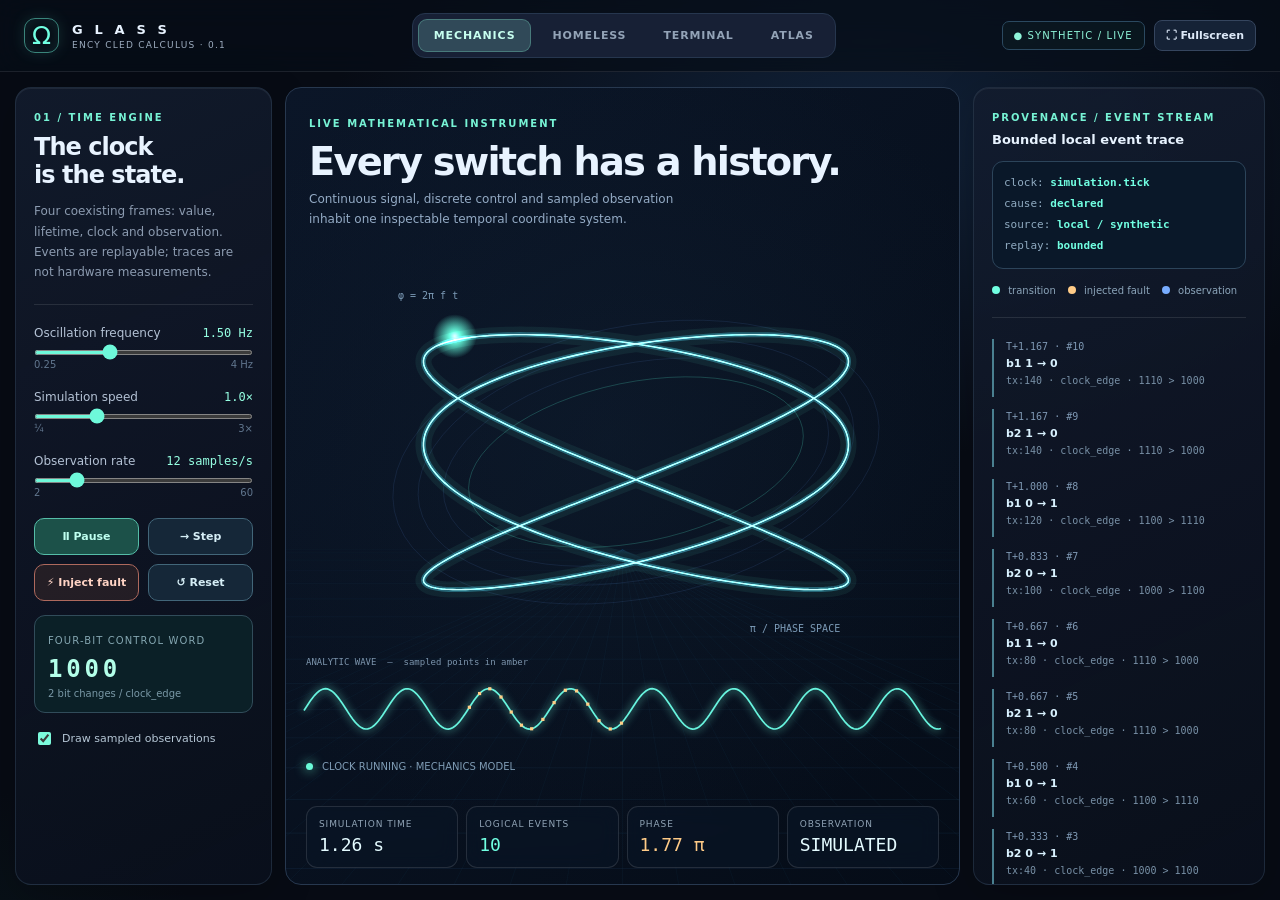
<file: apps/clockworld/index.html>
<!doctype html>
<html lang="en">
<head>
<meta charset="utf-8"><meta name="viewport" content="width=device-width,initial-scale=1,viewport-fit=cover">
<meta name="theme-color" content="#090f1c"><title>GLASS Ω — Clockworld</title>
<style>
:root{color-scheme:dark;--bg:#070b14;--panel:#0d1423;--line:#27354b;--text:#e8f3ff;--muted:#8c9bb0;--teal:#71ffe2;--blue:#79adff;--amber:#ffcb87;--pink:#ffa6cc}*{box-sizing:border-box}body{margin:0;background:var(--bg);color:var(--text);font-family:Inter,ui-sans-serif,system-ui,-apple-system,Segoe UI,sans-serif}button,input,textarea{font:inherit}button{cursor:pointer}button:focus-visible,input:focus-visible,textarea:focus-visible{outline:2px solid var(--teal);outline-offset:3px}#app{height:100dvh;min-height:690px;display:flex;flex-direction:column;overflow:hidden;background:radial-gradient(ellipse 65% 55% at 68% 15%,#17305099,transparent 65%),radial-gradient(ellipse 50% 55% at -10% 120%,#10392e55,transparent 62%),#070b14}.top{height:72px;flex-shrink:0;display:flex;justify-content:space-between;align-items:center;border-bottom:1px solid #ffffff17;padding:0 24px;gap:12px;background:#070d17b3;backdrop-filter:blur(14px)}.brand{display:flex;align-items:center;gap:13px;min-width:222px}.emblem{width:35px;height:35px;border:1px solid #71ffe27f;border-radius:11px;display:grid;place-items:center;color:var(--teal);font-size:25px;box-shadow:inset 0 0 16px #71ffe21b,0 0 15px #71ffe221}.brand strong{display:block;font-size:13px;letter-spacing:.28em;font-weight:700}.brand small{display:block;font-size:9px;letter-spacing:.14em;color:#9eaec0;margin-top:3px}.tabs{display:flex;align-items:center;gap:5px;padding:5px;background:#172035;border:1px solid #26364e;border-radius:13px}.tab{border:0;background:none;color:#93a3b7;padding:10px 16px;border-radius:9px;font-size:11px;letter-spacing:.08em;font-weight:700}.tab.active{color:#c7ffef;background:#304958;box-shadow:inset 0 0 0 1px #88ffdb45}.actions{display:flex;align-items:center;gap:9px}.chip{padding:8px 11px;border-radius:7px;border:1px solid #2b4960;color:#8ff5d9;font-size:10px;letter-spacing:.11em;background:#183b352b;white-space:nowrap}.tinybtn{border:1px solid #35455e;background:#152236;color:#dde9f8;padding:8px 11px;border-radius:8px;font-size:11px;font-weight:650}.tinybtn:hover{background:#263951}.main{display:grid;grid-template-columns:257px minmax(0,1fr) 292px;gap:13px;padding:15px;min-height:0;flex:1}.panel{border:1px solid #34455b7a;border-radius:16px;background:linear-gradient(155deg,#131c2ee0,#0a101dcb);box-shadow:inset 0 1px 0 #ffffff10,0 10px 44px #0003;min-height:0}.left,.right{overflow:auto;padding:18px;scrollbar-width:thin;scrollbar-color:#3a5363 transparent}.eyebrow{font-size:10px;font-weight:700;color:#77f3d5;letter-spacing:.2em;text-transform:uppercase}.title{font-size:24px;font-weight:650;letter-spacing:-.04em;line-height:1.17;margin:8px 0}.desc{font-size:12px;color:var(--muted);line-height:1.7}.divider{height:1px;background:#ffffff1a;margin:21px 0}.control{margin:20px 0}.controlhead{display:flex;align-items:baseline;justify-content:space-between;gap:6px}.controlhead label{color:#b4c2d5;font-size:12px}.controlhead strong{font:12px ui-monospace,SFMono-Regular,Consolas,monospace;color:#95ffe2}input[type=range]{width:100%;margin:10px 0 0;accent-color:#6ef9da;height:5px}.rangefoot{display:flex;justify-content:space-between;color:#61768e;font-size:10px}.buttons{display:grid;grid-template-columns:1fr 1fr;gap:9px}.action{background:#152738;border:1px solid #426679;color:#d7eff7;border-radius:10px;padding:11px 8px;font-weight:650;font-size:11px}.action.primary{background:#1c5149;border-color:#55bda8;color:#bffff0}.action.warn{border-color:#ae695d;color:#ffd4c5;background:#56382f50}.action:hover{filter:brightness(1.2)}.readout{border:1px solid #314c5a;border-radius:11px;padding:13px;background:#0b2027;margin-top:14px}.readout small{color:#84a6b1;font-size:10px;letter-spacing:.11em}.readout strong{display:block;font-size:24px;font-family:ui-monospace,monospace;letter-spacing:.16em;color:#b3ffe9;margin-top:7px}.readout span{display:block;color:#7998a6;font-size:10px;margin-top:5px}.canvasbox{position:relative;min-width:0;overflow:hidden;background:radial-gradient(circle at 48% 44%,#14263a55,transparent 75%),linear-gradient(135deg,#0b1628,#050c17);border:1px solid #27384f;border-radius:16px;min-height:0}.canvasbox canvas{position:absolute;inset:0;display:block;width:100%;height:100%}.stagehead{position:absolute;left:23px;top:24px;right:23px;pointer-events:none}.stagehead h1{font-weight:550;letter-spacing:-.047em;font-size:clamp(25px,3vw,42px);margin:8px 0 2px}.stagehead p{font-size:12px;color:#94abc5;line-height:1.65;max-width:490px;margin:6px 0}.metrics{position:absolute;display:flex;gap:8px;left:20px;right:20px;bottom:16px;flex-wrap:wrap;pointer-events:none}.metric{flex:1;min-width:95px;border:1px solid #ffffff1e;border-radius:11px;padding:12px;background:#091526ac;backdrop-filter:blur(9px)}.metric small{display:block;color:#91a4b6;font-size:9px;letter-spacing:.1em}.metric b{display:block;font:500 18px ui-monospace,monospace;color:#e4fbff;margin-top:5px}.metric:nth-child(2) b{color:var(--teal)}.metric:nth-child(3) b{color:var(--amber)}.footerrow{position:absolute;left:20px;bottom:112px;display:flex;gap:9px;align-items:center;color:#7f9cb5;font-size:10px}.dot{width:7px;height:7px;border-radius:50%;background:#6afad7;box-shadow:0 0 12px #6afad7}.right h3{font-size:13px;font-weight:650;margin:7px 0 14px}.event{border-left:2px solid #4a8090;padding:2px 0 11px 12px;margin:12px 0;min-width:0}.event.fault{border-left-color:var(--amber)}.event .time{font:10px ui-monospace,monospace;color:#7f99b4}.event strong{display:block;font-size:11px;margin:5px 0;color:#d9f2ff}.event p{margin:4px 0 0;color:#7890a6;font:10px ui-monospace,monospace;word-break:break-word}.schemaplate{border:1px solid #2c445a;border-radius:11px;background:#0a1829;padding:11px;margin-bottom:16px;color:#90abc1;font:11px ui-monospace,monospace;line-height:1.9}.schemaplate strong{color:var(--teal)}.legend{display:flex;gap:12px;font-size:10px;color:#8ca5ba;flex-wrap:wrap;margin-top:10px}.legend i{display:inline-block;width:8px;height:8px;border-radius:50%;background:var(--teal);margin-right:5px}.legend i.w{background:var(--amber)}.legend i.b{background:var(--blue)}.only{display:none}.only.active{display:block}.subheader{font-size:14px;font-weight:650;margin:0 0 11px}.populationgrid{display:grid;grid-template-columns:repeat(2,minmax(0,1fr));gap:9px;margin:19px 0}.popstat{padding:11px;border:1px solid #30465c;background:#101f30;border-radius:11px}.popstat b{font:700 23px ui-monospace,monospace;color:#e4f5ff;display:block}.popstat small{color:#93aabe;font-size:10px}.notes{color:#8fa6b8;font-size:11px;line-height:1.8}.radio{display:block;margin:12px 0;padding:12px;border:1px solid #395069;border-radius:10px;color:#a9c3d5;font-size:11px;cursor:pointer}.radio:has(input:checked){border-color:#72f2cf;background:#16362d87;color:#d8fff1}.radio input{accent-color:var(--teal);margin-right:7px}.mono{font-family:ui-monospace,SFMono-Regular,Consolas,monospace}.terminal{position:absolute;top:150px;left:22px;right:22px;bottom:112px;display:flex;flex-direction:column;border:1px solid #396070;border-radius:12px;background:#070f1ac9;backdrop-filter:blur(10px);padding:15px;min-height:140px}.terminal pre{white-space:pre-wrap;overflow:auto;min-height:0;flex:1;color:#9fd4e1;font:11px/1.8 ui-monospace,monospace;margin:0}.terminalbar{display:flex;gap:8px;border-top:1px solid #2c4558;padding-top:9px}.terminalbar input{flex:1;min-width:0;background:#07111e;border:1px solid #304f5f;border-radius:7px;padding:10px;color:#dcffee;font:11px ui-monospace,monospace}.terminalbar button{background:#24574f;border:1px solid #54a996;color:#bbfff0;border-radius:7px;padding:0 12px;font-size:11px}.equation{font:15px ui-monospace,monospace;color:#d2eafa;background:#0b1929;border:1px solid #2c455e;border-radius:10px;padding:15px;margin:15px 0;overflow:auto;white-space:pre}.notice{margin-top:16px;border:1px solid #79624466;padding:12px;border-radius:10px;color:#cdb88d;font-size:11px;line-height:1.7;background:#4b301022}.screen{display:none;position:absolute;inset:0}.screen.active{display:block}.switchrow{display:flex;align-items:center;gap:8px;margin-top:16px;font-size:11px;color:#b5c6d5}.switchrow input{accent-color:#7bfbdc}.screen .atlasarea{position:absolute;top:160px;left:24px;right:24px;bottom:110px;overflow-y:auto}.tilegrid{display:grid;grid-template-columns:repeat(2,minmax(0,1fr));gap:11px}.tile{background:#0e2033c9;border:1px solid #30546a;border-radius:13px;padding:16px}.tile h3{font-size:13px;margin:0 0 8px;color:#a9ffec}.tile p{font-size:11px;color:#a9bed0;line-height:1.7;margin:0}.tile code{font-size:12px;color:#ffd49c}.mininote{color:#7d92a7;font-size:10px;margin-top:6px}.mobile-label{display:none}@media(max-width:1120px){.main{grid-template-columns:215px minmax(0,1fr) 230px;padding:10px;gap:9px}.left,.right{padding:14px}.tab{padding:10px}.brand{min-width:auto}}@media(max-width:820px){#app{min-height:0}.top{height:63px;padding:0 12px;gap:6px;flex-wrap:wrap}.brand strong{font-size:11px}.brand small{font-size:8px}.brand{gap:6px}.emblem{width:31px;height:31px}.tabs{order:3;width:100%;justify-content:space-between;padding:3px;border-radius:8px}.tab{flex:1;padding:8px 2px;font-size:9px}.top{height:105px}.actions .chip{display:none}.main{grid-template-columns:1fr;grid-template-rows:minmax(300px,1fr) auto;gap:8px;padding:8px;overflow:auto}.canvasbox{min-height:430px;grid-row:1}.left{grid-row:2;max-height:300px;overflow:auto}.right{display:none}.stagehead{top:18px;left:17px}.stagehead h1{font-size:25px}.stagehead p{font-size:10px;max-width:350px}.metrics{left:12px;right:12px;bottom:11px;gap:5px}.metric{padding:8px;min-width:65px}.metric b{font-size:13px}.metric small{font-size:8px}.footerrow{bottom:84px;left:15px}.terminal{left:12px;right:12px;top:133px;bottom:80px;padding:10px}.terminal pre{font-size:10px}.screen .atlasarea{top:135px;bottom:84px;left:12px;right:12px}.tilegrid{grid-template-columns:1fr}.tinybtn{padding:7px 9px;font-size:10px}.left .divider{margin:13px 0}.left .control{margin:12px 0}}
</style></head>
<body><div id="app">
<header class="top"><div class="brand"><div class="emblem">Ω</div><div><strong>G L A S S</strong><small>ENCY CLED CALCULUS · 0.1</small></div></div>
<nav class="tabs" aria-label="Views"><button class="tab active" data-tab="mechanics">MECHANICS</button><button class="tab" data-tab="world">HOMELESS</button><button class="tab" data-tab="terminal">TERMINAL</button><button class="tab" data-tab="atlas">ATLAS</button></nav>
<div class="actions"><span class="chip">● SYNTHETIC / LIVE</span><button class="tinybtn" id="full">⛶ Fullscreen</button></div></header>
<div class="main"><aside class="panel left">
<div class="only active" data-left="mechanics"><span class="eyebrow">01 / TIME ENGINE</span><h2 class="title">The clock<br>is the state.</h2><p class="desc">Four coexisting frames: value, lifetime, clock and observation. Events are replayable; traces are not hardware measurements.</p><div class="divider"></div>
<div class="control"><div class="controlhead"><label for="freq">Oscillation frequency</label><strong id="freqVal">1.50 Hz</strong></div><input id="freq" type="range" min="0.25" max="4" step="0.25" value="1.5"><div class="rangefoot"><span>0.25</span><span>4 Hz</span></div></div>
<div class="control"><div class="controlhead"><label for="speed">Simulation speed</label><strong id="speedVal">1.0×</strong></div><input id="speed" type="range" min="0.25" max="3" step="0.25" value="1"><div class="rangefoot"><span>¼</span><span>3×</span></div></div>
<div class="control"><div class="controlhead"><label for="sample">Observation rate</label><strong id="sampleVal">12 samples/s</strong></div><input id="sample" type="range" min="2" max="60" step="2" value="12"><div class="rangefoot"><span>2</span><span>60</span></div></div>
<div class="buttons"><button class="action primary" id="pause">Ⅱ Pause</button><button class="action" id="step">→ Step</button><button class="action warn" id="fault">⚡ Inject fault</button><button class="action" id="reset">↺ Reset</button></div>
<div class="readout"><small>FOUR-BIT CONTROL WORD</small><strong id="bits">0000</strong><span id="bitcaption">awaiting first clock edge</span></div><label class="switchrow"><input id="overlay" type="checkbox" checked> Draw sampled observations</label>
</div>
<div class="only" data-left="world"><span class="eyebrow">02 / GAME-THEORETIC WORLD</span><h2 class="title">HOMELESS<br>state lens.</h2><p class="desc">Synthetic people grouped into households. Housing and safety are multi-state transitions, not character attributes.</p>
<div class="populationgrid"><div class="popstat"><b id="popN">—</b><small>synthetic residents</small></div><div class="popstat"><b id="popH">—</b><small>stable housing</small></div><div class="popstat"><b id="popS">—</b><small>temporary shelter</small></div><div class="popstat"><b id="popU">—</b><small>unsheltered</small></div></div><div class="divider"></div>
<p class="subheader">One-turn policy</p><label class="radio"><input type="radio" name="policy" value="housing" checked> Add stable housing capacity</label><label class="radio"><input type="radio" name="policy" value="shelter"> Add temporary shelter</label><label class="radio"><input type="radio" name="policy" value="hold"> Maintain current resources</label>
<div class="buttons"><button class="action primary" id="worldStep">Advance 1 day</button><button class="action" id="worldReset">Reset cohort</button></div><div class="readout"><small>OPPORTUNITY COST / SYNTHETIC UTILITY</small><strong id="opp">0.0</strong><span>Best available score − chosen score</span></div><div class="notice">Fictional population and illustrative utilities. No live city, hospital, homelessness census, or identifiable-person data.</div></div>
<div class="only" data-left="terminal"><span class="eyebrow">03 / LOCAL COMMAND PLANE</span><h2 class="title">Commission<br>without prompts.</h2><p class="desc">A finite automaton parses and admits typed commands. An LLM can propose a command, but cannot bypass the guard.</p><div class="divider"></div><div class="schemaplate">DRAFT → PARSE → TYPECHECK<br>→ ADMIT → EXECUTE<br>→ CHECKPOINT</div><p class="subheader">Try these commands</p><p class="notes mono">PROPOSE FLIP 3<br>ADMIT<br>MEET 1 2<br>MET 1 2<br>FREQ 2<br>STEP 4<br>WORLD HOUSING<br>WORLD SHELTER<br>TRACE<br>RESET<br>HELP</p><div class="notice">No external model or remote shell is connected. This console executes only its documented local instruction grammar.</div></div>
<div class="only" data-left="atlas"><span class="eyebrow">04 / MATHEMATICAL ATLAS</span><h2 class="title">Four-Tilde<br>Mechanics.</h2><p class="desc">A new GLASS representation, assembled from event-sourced computation, hybrid systems, discrete calculus and causal clocks.</p><div class="divider"></div><div class="schemaplate"><strong>M̃⁴ = (V, L, K, O)</strong><br>V: Boolean/value state<br>L: lifetime intervals<br>K: clocks and phase<br>O: observations and origin</div><p class="notes">A bit changes because a declared event is applied. Sampling can miss transitions. Continuous waveforms are signals of a model, not the physical trajectory inside a CPU transistor.</p></div>
</aside>
<main class="canvasbox" id="stage" aria-label="Interactive simulated clock field">
<canvas id="canvas" aria-label="Simulated oscillator, register traces, and synthetic city"></canvas>
<div class="screen active" data-screen="mechanics"><div class="stagehead"><span class="eyebrow">LIVE MATHEMATICAL INSTRUMENT</span><h1>Every switch has a history.</h1><p>Continuous signal, discrete control and sampled observation<br>inhabit one inspectable temporal coordinate system.</p></div></div>
<div class="screen" data-screen="world"><div class="stagehead"><span class="eyebrow">SYNTHETIC WORLD · HOUSEHOLDS</span><h1>Housing is a transition.</h1><p>Observe household trajectories, capacity choices and the opportunity cost of the action not taken.</p></div></div>
<div class="screen" data-screen="terminal"><div class="stagehead"><span class="eyebrow">DETERMINISTIC COMMISSION AUTOMATON</span><h1>Code the next transition.</h1><p>A command is a proposal until its syntax, authority and resource bounds are admitted.</p></div><div class="terminal"><pre id="termOut" aria-live="polite">GLASS Ω  /  CLOCKWORLD 0.1
Local finite command plane initialized.
Type HELP for grammar. No LLM or shell attached.

[READY] deterministic worker · simulation-only</pre><form class="terminalbar" id="termForm"><input id="termInput" autocomplete="off" spellcheck="false" placeholder="FLIP 3" aria-label="Finite command input"><button type="submit">Run ↵</button></form></div></div>
<div class="screen" data-screen="atlas"><div class="stagehead"><span class="eyebrow">RESEARCH FRAMEWORK / PROPOSED NOTATION</span><h1>Encycled Calculus.</h1><p>Exact event jumps, continuous phase paths, bounded observers, lifetime intervals.</p></div><div class="atlasarea"><div class="tilegrid"><section class="tile"><h3>01 · Event derivative</h3><p>For a bit step-function, the derivative is a distribution of jumps, not a smooth slope.</p><code>Db = Σ Δbᵢ δ(t − tᵢ)</code></section><section class="tile"><h3>02 · Cycle operator</h3><p>Compare the state after one proposed period. Zero residual means periodic under the declared observable.</p><code>Δ◯x(t) = x(t + T) − x(t)</code></section><section class="tile"><h3>03 · Lifetime integral</h3><p>Charge simulated resource use over the object's alive interval, including sleep and pause policy.</p><code>C = ∫ alive(t) · rate(t) dt</code></section><section class="tile"><h3>04 · Sampling loss</h3><p>Two transitions can occur between observations and become invisible. The event journal preserves them.</p><code>Oₕ(b) = { b(nh) }</code></section><section class="tile"><h3>05 · Multi-clock order</h3><p>Simulation tick, monotonic time and hardware clock domain are distinct; causal order needs a happens-before relation.</p><code>eᵢ ≺ eⱼ  ≠  same timestamp</code></section><section class="tile"><h3>06 · Housing payoff</h3><p>Among feasible policies, quantify the best foregone modeled utility while preserving each household's continuity.</p><code>OC(a) = max U(a′) − U(a)</code></section></div><p class="mininote">Author-defined formal research profiles; mathematical observations do not establish original historical discovery.</p></div></div>
<div class="footerrow"><span class="dot"></span><span id="stageStatus">CLOCK RUNNING · DETERMINISTIC MODEL</span></div>
<div class="metrics"><div class="metric"><small>SIMULATION TIME</small><b id="metricTime">0.00 s</b></div><div class="metric"><small>LOGICAL EVENTS</small><b id="metricEvents">0</b></div><div class="metric"><small>PHASE</small><b id="metricPhase">0.00 π</b></div><div class="metric"><small>OBSERVATION</small><b id="metricObs">SIMULATED</b></div></div></main>
<aside class="panel right"><span class="eyebrow">PROVENANCE / EVENT STREAM</span><h3>Bounded local event trace</h3><div class="schemaplate">clock: <strong>simulation.tick</strong><br>cause: <strong>declared</strong><br>source: <strong>local / synthetic</strong><br>replay: <strong>bounded</strong></div><div class="legend"><span><i></i> transition</span><span><i class="w"></i> injected fault</span><span><i class="b"></i> observation</span></div><div class="divider"></div><div id="events"></div></aside>
</div></div>
<script>
(()=>{'use strict';
const $=s=>document.querySelector(s), $$=s=>[...document.querySelectorAll(s)];
const canvas=$('#canvas'),ctx=canvas.getContext('2d');
const model={meetings:[],proposal:null,tab:'mechanics',run:true,freq:1.5,speed:1,sample:12,t:0,last:0,acc:0,word:0,phaseIndex:0,nextEdge:1/6,events:[],samples:[],ticks:0,overlay:true,seq:0,worldDay:0,world:[],opp:0,seed:24681357};
let width=0,height=0,dpr=1,now=0;
const clamp=(v,a,b)=>Math.max(a,Math.min(b,v));
function log(kind,title,detail){model.events.unshift({kind,title,detail,t:model.t,seq:++model.seq});if(model.events.length>400)model.events.pop();if(model.events.length<=15||model.seq%5===0)renderLog()}
function renderLog(){const elem=$('#events');elem.replaceChildren(...model.events.slice(0,19).map(e=>{const d=document.createElement('div');d.className='event'+(e.kind==='fault'?' fault':'');const a=document.createElement('div');a.className='time';a.textContent='T+'+e.t.toFixed(3)+' · #'+e.seq;const b=document.createElement('strong');b.textContent=e.title;const c=document.createElement('p');c.textContent=e.detail;d.append(a,b,c);return d}))}
function binary(v){return (v>>>0).toString(2).padStart(4,'0')}
function setWord(next,cause){next&=15;const prior=model.word;if(prior===next)return;model.word=next;const diff=prior^next,changed=[3,2,1,0].filter(i=>(diff&(1<<i))!==0);for(const bit of changed)log(cause==='injected_fault'?'fault':'transition',`b${bit} ${((prior>>bit)&1)} → ${((next>>bit)&1)}`,`tx:${model.ticks} · ${cause} · ${binary(prior)} > ${binary(next)}`);$('#bits').textContent=binary(next);$('#bitcaption').textContent=`${changed.length} bit change${changed.length!==1?'s':''} / ${cause}`}
function resetMath(){model.t=0;model.acc=0;model.word=0;model.phaseIndex=0;model.nextEdge=1/(model.freq*4);model.events=[];model.samples=[];model.ticks=0;model.seq=0;$('#bits').textContent='0000';$('#bitcaption').textContent='awaiting first clock edge';log('system','Epoch initialized','object:clockworld · lifetime open')}
const words=[0,8,12,14,8];function microstep(dt){model.t+=dt;model.ticks++;let guards=0;while(model.t+1e-10>=model.nextEdge&&guards++<64){model.phaseIndex=model.phaseIndex<4?model.phaseIndex+1:2;setWord(words[model.phaseIndex],'clock_edge');model.nextEdge+=1/(model.freq*4)}if(model.samples.length===0||model.t-model.samples.at(-1).t>=1/model.sample){model.samples.push({t:model.t,y:Math.sin(Math.PI*2*model.freq*model.t)});if(model.samples.length>1000)model.samples.shift()}if(model.t>99999){model.run=false;log('system','Resource limit','Pause: logical time cap reached')}}
function eventStep(){microstep(1/30);updateHUD()}
function updateHUD(){const pi=((model.t*model.freq*2)%2);$('#metricTime').textContent=model.t.toFixed(2)+' s';$('#metricEvents').textContent=String(model.seq);$('#metricPhase').textContent=pi.toFixed(2)+' π';$('#metricObs').textContent=model.tab==='world'?'SYNTHETIC':'SIMULATED';$('#stageStatus').textContent=(model.run?'CLOCK RUNNING':'CLOCK PAUSED')+' · '+model.tab.toUpperCase()+' MODEL'}
function rng(){model.seed=(Math.imul(model.seed,1664525)+1013904223)>>>0;return model.seed/4294967296}
function spawnWorld(){model.seed=24681357;model.world=[];model.meetings=[];model.worldDay=0;model.opp=0;let id=0;for(let hh=0;hh<68;hh++){const size=1+Math.floor(rng()*4),home=rng()<.69?'housed':rng()<.65?'sheltered':'unsheltered',adultAge=20+Math.floor(rng()*50);for(let j=0;j<size;j++){const age=j===0?adultAge:(rng()<.54?4+Math.floor(rng()*14):19+Math.floor(rng()*45));model.world.push({id:++id,hh,age,state:home,x:rng(),y:rng()})}}worldHUD()}
function worldHUD(){const d={housed:0,sheltered:0,unsheltered:0};for(const p of model.world)d[p.state]++;$('#popN').textContent=model.world.length;$('#popH').textContent=d.housed;$('#popS').textContent=d.sheltered;$('#popU').textContent=d.unsheltered;$('#opp').textContent=model.opp.toFixed(1)}
function worldStep(policy){model.worldDay++;const hhmap=new Map();for(const p of model.world){let a=hhmap.get(p.hh);if(!a){a=[];hhmap.set(p.hh,a)}a.push(p)}const before={housing:0,shelter:0,hold:0};for(const group of hhmap.values()){if(group[0].state==='unsheltered'){before.housing+=group.length*1.8;before.shelter+=group.length*.9}else if(group[0].state==='sheltered'){before.housing+=group.length*1.1} }const chosenScore=policy==='housing'?before.housing:policy==='shelter'?before.shelter:0;model.opp=Math.max(0,Math.max(...Object.values(before))-chosenScore);let moved=0;for(const group of hhmap.values()){const from=group[0].state;let to=from;if(policy==='housing'&&(from==='unsheltered'||from==='sheltered')&&rng()<.23)to='housed';else if(policy==='shelter'&&from==='unsheltered'&&rng()<.45)to='sheltered';if(to!==from){for(const a of group)a.state=to;moved+=group.length}}worldHUD();log('world',`DAY ${model.worldDay} / ${policy.toUpperCase()}`,`${moved} people transitioned with households; opportunity cost ${model.opp.toFixed(1)}`);updateHUD()}
function pickPolicy(){return $('input[name=policy]:checked').value}
function setTab(tab){model.tab=tab;$$('.tab').forEach(x=>x.classList.toggle('active',x.dataset.tab===tab));$$('.only').forEach(x=>x.classList.toggle('active',x.dataset.left===tab));$$('.screen').forEach(x=>x.classList.toggle('active',x.dataset.screen===tab));updateHUD()}
$$('.tab').forEach(x=>x.addEventListener('click',()=>setTab(x.dataset.tab)));
for(const key of ['freq','speed','sample']){$('#'+key).addEventListener('input',e=>{model[key]=Number(e.target.value);const txt=key==='freq'?model[key].toFixed(2)+' Hz':key==='speed'?model[key].toFixed(2)+'×':model[key]+' samples/s';$('#'+key+'Val').textContent=txt;if(key==='freq')model.nextEdge=model.t+1/(model.freq*4)})}
$('#overlay').addEventListener('change',e=>model.overlay=e.target.checked);$('#pause').onclick=()=>{model.run=!model.run;$('#pause').textContent=model.run?'Ⅱ Pause':'▶ Play';log('system',model.run?'Resumed':'Paused','manual clock control')};$('#step').onclick=()=>{eventStep()};$('#reset').onclick=()=>{resetMath();updateHUD()};$('#fault').onclick=()=>{setWord(model.word^1,'injected_fault');log('fault','Synthetic fault event','explicitly injected; not a measured hardware upset')};$('#worldStep').onclick=()=>worldStep(pickPolicy());$('#worldReset').onclick=()=>{spawnWorld();log('world','Synthetic world reset','68 deterministic households initialized')};$('#full').onclick=()=>{const a=$('#app');if(!document.fullscreenElement&&a.requestFullscreen){a.requestFullscreen().catch(()=>{})}else if(document.exitFullscreen)document.exitFullscreen()};
function respond(line){const upper=line.trim().toUpperCase();const tokens=upper.split(/\s+/);const cmd=tokens[0],arg=tokens[1];if(cmd==='PROPOSE'){const candidate=upper.slice(8).trim();if(!candidate || candidate.startsWith('PROPOSE') || candidate==='ADMIT')throw Error('proposal must contain a finite worker command');const sub=candidate.split(/\s+/);if(!['FLIP','FREQ','STEP','WORLD','TRACE','RESET','PAUSE','PLAY'].includes(sub[0]) || sub.length>2)throw Error('unsupported proposed grammar');model.proposal=candidate;return 'proposal recorded; no effect executed. Next command ADMIT';}if(cmd==='ADMIT'){if(tokens.length!==1)throw Error('ADMIT takes no arguments');if(!model.proposal)throw Error('no pending proposal');const pending=model.proposal;model.proposal=null;return 'admitted proposal '+pending+' → '+respond(pending);}if(cmd==='MEET'||cmd==='MET'){if(tokens.length!==3||!/^[0-9]+$/.test(tokens[1])||!/^[0-9]+$/.test(tokens[2]))throw Error('use MEET 1 2 or MET 1 2');const a=Number(tokens[1]),b=Number(tokens[2]);if(a===b||a<1||b<1||a>model.world.length||b>model.world.length)throw Error('person IDs must be distinct and within this synthetic cohort');const key=[a,b].sort((x,y)=>x-y).join(':');if(cmd==='MEET'){const event={key,day:model.worldDay,t:model.t,source:'synthetic witnessed encounter'};model.meetings.push(event);log('world','Encounter '+key,'explicitly observed within current simulation epoch');return 'ENCOUNTER_RECORDED '+key+' (no real-person data)'}const match=model.meetings.find(e=>e.key===key);return match?'YES / witnessed '+key+' on day '+match.day:'NOT OBSERVED THIS EPOCH; earlier history UNKNOWN';}if(!['HELP','TRACE','FLIP','FREQ','STEP','WORLD','RESET','PAUSE','PLAY'].includes(cmd))throw Error('not admitted: unknown command');const count=tokens.length;const noarg=['HELP','TRACE','RESET','PAUSE','PLAY'];if(noarg.includes(cmd)&&count!==1)throw Error('arity mismatch');if(!noarg.includes(cmd)&&count!==2)throw Error('arity mismatch');if(cmd==='HELP')return 'Commands: PROPOSE <finite command>, ADMIT, FLIP [0..3], FREQ [0.25..4], STEP [1..64], WORLD HOUSING|SHELTER|HOLD, MEET [ID] [ID], MET [ID] [ID], TRACE, RESET, PAUSE, PLAY';if(cmd==='FLIP'){if(!/^[0-3]$/.test(arg))throw Error('bit index must be 0..3');setWord(model.word^(1<<Number(arg)),'software_write');return 'bit flip committed with source=software_write'}if(cmd==='FREQ'){const n=Number(arg);if(!Number.isFinite(n)||n<.25||n>4)throw Error('frequency bounds 0.25..4');model.freq=n;$('#freq').value=n;$('#freqVal').textContent=n.toFixed(2)+' Hz';model.nextEdge=model.t+1/(n*4);return 'frequency updated under bounded clock contract'}if(cmd==='STEP'){if(!/^(?:[1-9]|[1-5][0-9]|6[0-4])$/.test(arg))throw Error('step budget 1..64');for(let k=0;k<Number(arg);k++)microstep(1/30);updateHUD();return `${arg} logical steps executed`}if(cmd==='WORLD'){if(!['HOUSING','SHELTER','HOLD'].includes(arg))throw Error('allowed policies HOUSING/SHELTER/HOLD');worldStep(arg.toLowerCase());return 'one synthetic population day simulated'}if(cmd==='TRACE')return JSON.stringify(model.events.slice(0,5).map(e=>({seq:e.seq,t:e.t,kind:e.kind,title:e.title})));if(cmd==='RESET'){resetMath();return 'clockworld epoch reset'}if(cmd==='PAUSE'){model.run=false;$('#pause').textContent='▶ Play';return 'simulation paused'}if(cmd==='PLAY'){model.run=true;$('#pause').textContent='Ⅱ Pause';return 'simulation resumed'}}
const terminal=$('#termOut');function println(s){terminal.textContent+='\n'+s;terminal.scrollTop=terminal.scrollHeight;if(terminal.textContent.length>24000)terminal.textContent=terminal.textContent.slice(-20000)}$('#termForm').addEventListener('submit',e=>{e.preventDefault();const input=$('#termInput');const line=input.value.trim();input.value='';if(!line)return;println('> '+line);println('DRAFT → PARSE → TYPECHECK');try{const result=respond(line);println('ADMIT → EXECUTE → CHECKPOINT\n[OK] '+result)}catch(err){println('[REFUSED] '+err.message)}});
function roundedBox(c,x,y,w,h,r){c.beginPath();c.roundRect(x,y,w,h,r);c.closePath()}
function resize(){const box=canvas.getBoundingClientRect();dpr=Math.min(devicePixelRatio||1,2);width=box.width;height=box.height;canvas.width=Math.floor(width*dpr);canvas.height=Math.floor(height*dpr);ctx.setTransform(dpr,0,0,dpr,0,0)}
function grid(t){ctx.save();ctx.strokeStyle='#285375';ctx.lineWidth=.75;let hy=height*.58;for(let i=0;i<18;i++){const yy=hy+Math.pow(i/17,1.7)*(height-hy+60);ctx.globalAlpha=.07+.19*i/17;ctx.beginPath();ctx.moveTo(0,yy);ctx.lineTo(width,yy);ctx.stroke()}for(let i=-14;i<=14;i++){const x=width/2+i*width/24;ctx.globalAlpha=.13;ctx.beginPath();ctx.moveTo(width/2,hy);ctx.lineTo(x*2-width/2,height);ctx.stroke()}ctx.restore()}
function plot(){const cx=width*.52,cy=height*.47,r=Math.min(width*.28,height*.25,170),phase=model.t*model.freq*Math.PI*2;grid(model.t);ctx.save();for(let i=0;i<4;i++){ctx.beginPath();ctx.ellipse(cx,cy,r*(1+i*.15),r*(.47+i*.11),-.2,0,Math.PI*2);ctx.strokeStyle=i===0?'#5af7da36':'#72a7fe1c';ctx.lineWidth=1;ctx.stroke()}const plotx=(x)=>cx+x*r*1.25,ploty=(y)=>cy+y*r*.75;ctx.save();ctx.globalCompositeOperation='lighter';for(let pass=0;pass<3;pass++){ctx.beginPath();for(let i=0;i<520;i++){const u=i/519*Math.PI*2;const x=plotx(Math.sin(u*3+phase*.08)),y=ploty(Math.sin(u*2+phase*.13));if(i===0)ctx.moveTo(x,y);else ctx.lineTo(x,y)}ctx.strokeStyle=['#64ffda12','#4ad8f755','#a9fff8'][pass];ctx.lineWidth=[16,5,1.4][pass];ctx.stroke()}const px=plotx(Math.sin(phase*3)),py=ploty(Math.sin(phase*2));const glow=ctx.createRadialGradient(px,py,0,px,py,22);glow.addColorStop(0,'#dffffe');glow.addColorStop(.23,'#63f5d8');glow.addColorStop(1,'#63f5d800');ctx.fillStyle=glow;ctx.beginPath();ctx.arc(px,py,22,0,Math.PI*2);ctx.fill();ctx.restore();ctx.font='10px ui-monospace,monospace';ctx.fillStyle='#7c9bb7';ctx.fillText('φ = 2π f t',Math.max(20,cx-r*1.4),Math.max(146,cy-r*.9-10));ctx.fillText('π / PHASE SPACE',Math.min(width-135,cx+r*.67),cy+r*.92+13);
const sy=height*.78,sh=Math.min(56,height*.09),left=18,right=width-18;ctx.beginPath();for(let i=0;i<=300;i++){const t=model.t-2.6+i/300*5.2;const x=left+i/300*(right-left);const y=sy-Math.sin(2*Math.PI*model.freq*t)*sh*.36;if(i===0)ctx.moveTo(x,y);else ctx.lineTo(x,y)}ctx.strokeStyle='#68f5df';ctx.lineWidth=1.7;ctx.shadowBlur=8;ctx.shadowColor='#71ffe2';ctx.stroke();ctx.shadowBlur=0;
if(model.overlay){ctx.fillStyle='#ffce87';for(const s of model.samples){const diff=s.t-model.t;if(diff<-2.6||diff>2.6)continue;const x=left+(diff+2.6)/5.2*(right-left),y=sy-s.y*sh*.36;ctx.fillRect(x-1.6,y-1.6,3.2,3.2)}}ctx.font='9px ui-monospace,monospace';ctx.fillStyle='#7c94ac';ctx.fillText('ANALYTIC WAVE  —  sampled points in amber',20,sy-sh*.78);ctx.restore()}
function city(){grid();const left=width*.08,right=width*.92,top=height*.24,bottom=height*.79;ctx.save();const time=model.t;for(let i=0;i<13;i++){const x=left+i*(right-left)/12;ctx.beginPath();ctx.moveTo(x,top);ctx.lineTo(x,bottom);ctx.strokeStyle='#37638338';ctx.stroke()}for(let i=0;i<8;i++){const y=top+i*(bottom-top)/7;ctx.beginPath();ctx.moveTo(left,y);ctx.lineTo(right,y);ctx.strokeStyle='#37638338';ctx.stroke()}let drawn=0;for(const p of model.world){const x=left+p.x*(right-left),y=top+p.y*(bottom-top);const hue=p.state==='housed'?'#7affdc':p.state==='sheltered'?'#ffce8d':'#fa92a6';ctx.fillStyle=hue;ctx.globalAlpha=.65+.35*Math.sin(time*1.3+p.id);ctx.beginPath();ctx.arc(x,y,p.state==='unsheltered'?4:3,0,Math.PI*2);ctx.fill();if(p.state==='unsheltered'){ctx.strokeStyle='#fa92a64d';ctx.beginPath();ctx.arc(x,y,7+2*Math.sin(time+p.id),0,Math.PI*2);ctx.stroke()}drawn++}ctx.globalAlpha=1;ctx.font='10px ui-monospace,monospace';ctx.fillStyle='#a5c2d0';ctx.fillText(`COHORT ${drawn} · DAY ${model.worldDay} · deterministic household fixtures`,left,Math.max(145,top-17));ctx.restore()}
function faint(){grid();ctx.save();const cx=width/2,cy=height*.52,r=Math.min(width*.29,height*.25);for(let i=0;i<24;i++){const angle=i/24*2*Math.PI+model.t*.12,x=cx+Math.cos(angle)*r,y=cy+Math.sin(angle)*r*.5;ctx.beginPath();ctx.arc(x,y,2,0,2*Math.PI);ctx.fillStyle=i%3===0?'#79f6d8':'#5587ac';ctx.fill()}ctx.beginPath();ctx.ellipse(cx,cy,r,r*.5,0,0,2*Math.PI);ctx.strokeStyle='#65cbd461';ctx.stroke();ctx.restore()}
function frame(ts){if(!width||Math.abs(canvas.getBoundingClientRect().width-width)>.5)resize();const dt=Math.min(.08,((ts-model.last)||16)/1000);model.last=ts;now=ts;if(model.run){model.acc+=dt*model.speed;let guard=0;while(model.acc>=1/120 && guard++<40){microstep(1/120);model.acc-=1/120}}ctx.clearRect(0,0,width,height);if(model.tab==='mechanics')plot();else if(model.tab==='world')city();else faint();updateHUD();requestAnimationFrame(frame)}
spawnWorld();resetMath();resize();requestAnimationFrame(frame);window.addEventListener('resize',resize);
})();
</script></body></html>
</file>
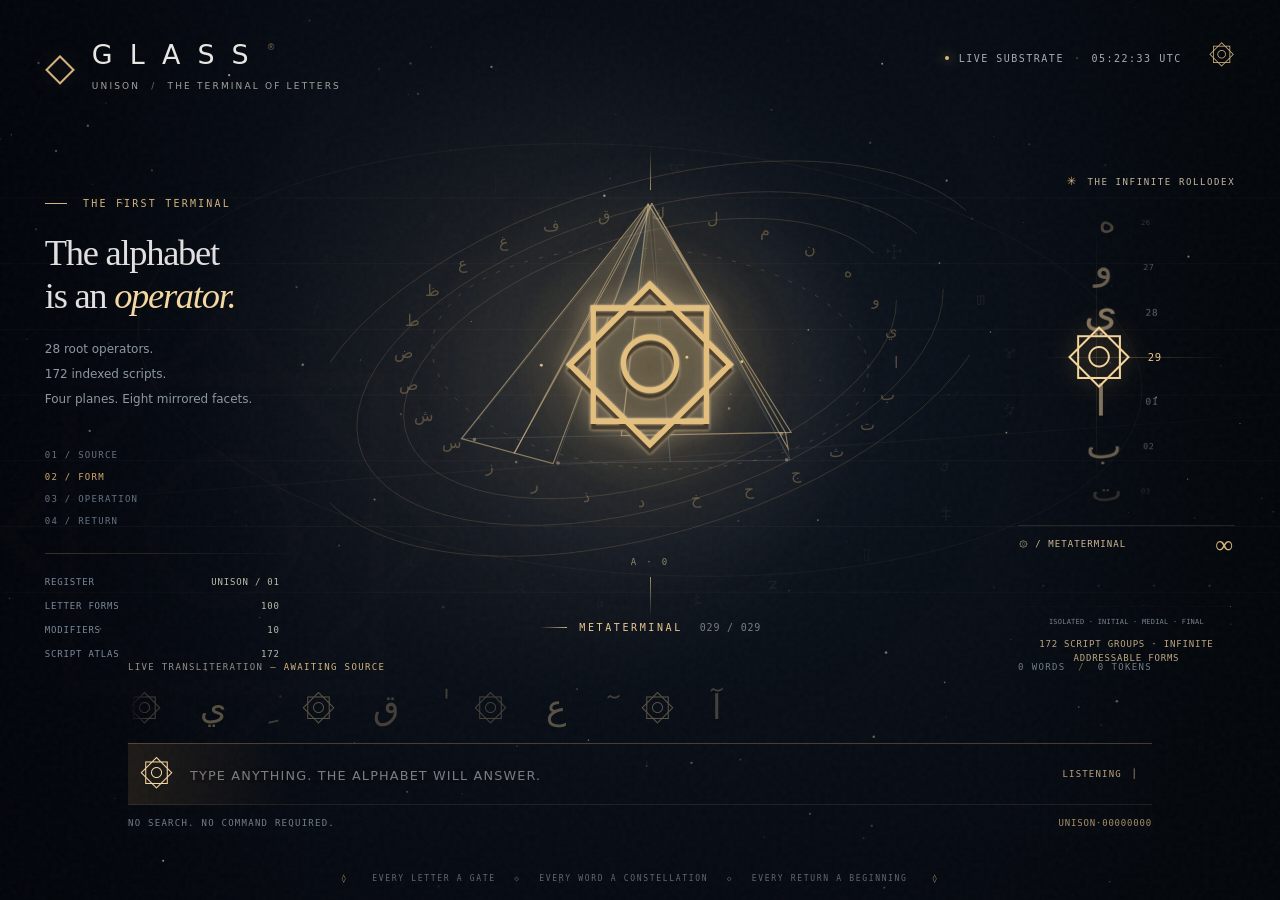
<file: apps/glass-oracle/index.html>
<!doctype html>
<html lang="en">
<head>
  <meta charset="utf-8">
  <meta name="viewport" content="width=device-width,initial-scale=1,viewport-fit=cover">
  <meta name="theme-color" content="#060910">
  <meta name="color-scheme" content="dark">
  <meta name="description" content="GLASS — a living terminal of the Unison alphabet. Type, tap, and observe the operators unfold.">
  <title>GLASS — The Unison Terminal</title>
  <script>
  /* SON/0.1 typed address dispatch: internal static route, no provider request. */
  (() => {
    const p = new URLSearchParams(location.search).get('son');
    if (p !== null && /^s1\.[A-Za-z0-9_-]{1,24000}$/.test(p)) {
      const next = new URL('son.html', location.href);
      next.searchParams.set('son', p);
      location.replace(next.href);
    }
  })();
  </script>
  <style>
:root {--ink:#050910;--gold:#d4b47d;--gold-bright:#f6d8a1;--tarnish:#827459;--mute:#86909c;--white:#e9e7e4;--margin:clamp(21px,3.5vw,62px);--arabic:"Amiri","Amiri Quran","Noto Naskh Arabic","Scheherazade New","Times New Roman",serif}
*{box-sizing:border-box}html,body{margin:0;width:100%;height:100%;background:var(--ink);color:var(--white);overscroll-behavior:none}body{font-family:"Avenir Next","Segoe UI",system-ui,sans-serif;-webkit-font-smoothing:antialiased;font-weight:350}button{display:none!important}::selection{color:#0d1119;background:#e3bd79}input{font:inherit}
.unison{position:relative;width:100%;height:100dvh;min-height:660px;isolation:isolate;overflow:hidden;background:radial-gradient(ellipse at 50% 43%,#171c27 0%,#0b111a 31%,#060a12 71%,#04070c 100%)}.unison:before{content:"";position:absolute;inset:0;z-index:-2;pointer-events:none;background:radial-gradient(circle at 42% 40%,rgba(136,117,88,.13),transparent 38%),linear-gradient(90deg,#02050b 0%,transparent 25%,transparent 78%,#03070b 100%)}
#universe{position:absolute;inset:0;width:100%;height:100%;z-index:-1;pointer-events:none}.grain{position:absolute;inset:0;pointer-events:none;z-index:14;opacity:.14;background-image:url("data:image/svg+xml,%3Csvg viewBox='0 0 180 180' xmlns='http://www.w3.org/2000/svg'%3E%3Cfilter id='n'%3E%3CfeTurbulence type='fractalNoise' baseFrequency='.93' numOctaves='3' stitchTiles='stitch'/%3E%3C/filter%3E%3Crect width='100%25' height='100%25' filter='url(%23n)' opacity='.22'/%3E%3C/svg%3E")}.horizon-line{position:absolute;top:51%;left:-10%;width:120%;height:1px;transform:rotate(-4deg);background:linear-gradient(90deg,transparent,rgba(214,185,128,.08),transparent);pointer-events:none}.viewport-engraving{position:absolute;left:-1vw;top:32vh;color:#ceb07d;font-family:var(--arabic);font-size:38vw;opacity:.008;pointer-events:none;line-height:1}
.masthead{z-index:12;position:absolute;top:0;left:0;right:0;padding:clamp(24px,3.3vw,43px) var(--margin);display:flex;justify-content:space-between;align-items:flex-start;gap:20px;pointer-events:none}.identity{display:flex;align-items:center;gap:17px}.identity-mark{font-family:serif;font-size:39px;color:var(--gold);font-weight:200;line-height:.9;filter:drop-shadow(0 0 10px #b7976844)}.identity-name{font-size:clamp(18px,2.1vw,28px);font-weight:400;letter-spacing:.16em;line-height:1}.identity-sup{font:9px sans-serif;vertical-align:top;letter-spacing:0;color:var(--tarnish);margin-left:2px}.identity-sub{margin-top:12px;font-size:9px;letter-spacing:.24em;color:#a5a29d}.separator{color:#7c6c54;margin:0 6px}.masthead-right{display:flex;align-items:center;gap:10px;margin-top:4px;font:10px ui-monospace,Consolas,monospace;letter-spacing:.15em;color:#a9abb3}.live-diode{width:4px;height:4px;background:#d8ba7e;box-shadow:0 0 12px #e7bf75;border-radius:50%;animation:diode 3s infinite}@keyframes diode{50%{opacity:.25;box-shadow:0 0 1px #efc982}}.masthead-separator{color:#625849}.masthead-oracle{font-family:var(--arabic);color:var(--gold);font-size:26px;margin-left:17px;margin-top:-6px}
.left-margin{position:absolute;z-index:5;left:var(--margin);top:22%;width:clamp(220px,20vw,305px);pointer-events:none}.eyebrow{font:10px ui-monospace,monospace;letter-spacing:.22em;color:var(--gold);white-space:nowrap}.tiny-rule{display:inline-block;width:22px;height:1px;background:var(--gold);margin:0 8px 3px 0}.left-title{font:350 clamp(25px,2.85vw,42px)/1.18 "Iowan Old Style",Georgia,serif;letter-spacing:-.035em;margin-top:22px;color:#e2e0e0}.left-title em{font-style:italic;color:var(--gold-bright)}.left-description{font-size:12px;line-height:2.1;color:#8d97a0;margin:20px 0 37px}.vertical-index{display:flex;flex-direction:column;gap:12px;font:9px ui-monospace,monospace;letter-spacing:.14em;color:#65727f}.vertical-index-gold{color:#d2aa69}.fine-rule{width:100%;height:1px;background:linear-gradient(90deg,rgba(217,179,106,.24),transparent);margin:27px 0 16px}.meta-stat{display:flex;justify-content:space-between;max-width:235px;padding:7px 0;font:9px ui-monospace,monospace;letter-spacing:.09em;color:#798997}.meta-stat span:last-child{color:#bebcae}
.stage{position:absolute;left:25.8%;top:13%;width:50%;height:61%;z-index:4;touch-action:manipulation;cursor:crosshair;outline:none}.stage:focus-visible{outline:1px solid #b59b72;outline-offset:-20px}.stage canvas{position:absolute;inset:0;width:100%;height:100%;opacity:.96}.stage-corona{position:absolute;left:50%;top:47%;width:min(36vw,490px);height:min(36vw,490px);transform:translate(-50%,-50%);background:radial-gradient(circle,rgba(209,162,87,.13),rgba(86,111,138,.04) 41%,transparent 70%);filter:blur(18px);pointer-events:none}.stage-glyph{position:absolute;left:50%;top:45%;transform:translate(-50%,-50%);font:normal clamp(110px,14vw,205px)/1.5 var(--arabic);color:#e4bf7d;text-align:center;white-space:nowrap;text-shadow:0 0 25px #cfaf8666,0 0 75px #ad904844,0 6px 2px #342b20;filter:drop-shadow(0 0 1px #f7e5bb);pointer-events:none;transition:font-size .35s ease}.stage-pole{position:absolute;left:50%;width:1px;height:40px;background:linear-gradient(transparent,#a48d65)}.stage-pole-top{top:6%}.stage-pole-bottom{bottom:9%;transform:rotate(180deg)}.stage-axis{position:absolute;bottom:18%;left:50%;transform:translateX(-50%);font:9px ui-monospace,monospace;color:#90866f;letter-spacing:.26em}.stage-caption{display:flex;align-items:center;gap:12px;position:absolute;bottom:6%;left:50%;transform:translateX(-50%);white-space:nowrap;font:10px ui-monospace,monospace;letter-spacing:.26em;color:#edc791}.line-flare{height:1px;width:28px;background:linear-gradient(90deg,transparent,#c7ad79)}.stage-caption-number{color:#777c83;margin-left:5px;letter-spacing:.08em}
.rolodex{position:absolute;z-index:10;right:var(--margin);top:19%;height:55%;width:clamp(176px,17vw,244px);display:flex;flex-direction:column;align-items:stretch}.roll-heading{color:#c8b8a0;font:9px ui-monospace,monospace;letter-spacing:.18em;white-space:nowrap;text-align:right}.micro-asterisk{color:var(--gold);font-size:15px;margin-right:3px}.roll-frame{position:relative;flex:1;perspective:650px;min-height:120px;overflow:hidden;mask-image:linear-gradient(to bottom,transparent,black 13%,black 84%,transparent);-webkit-mask-image:linear-gradient(to bottom,transparent,black 13%,black 84%,transparent)}.roll-track{position:absolute;inset:0;pointer-events:none}.roll-item{position:absolute;left:12%;width:75%;height:56px;display:flex;align-items:center;justify-content:center;gap:15px;transform-origin:center;will-change:transform,opacity;cursor:pointer;pointer-events:auto;user-select:none;touch-action:manipulation}.roll-glyph{font:normal clamp(26px,3.2vw,43px)/1.4 var(--arabic);width:55px;text-align:center;color:#9b896e;text-shadow:0 0 15px #d2b17e22;white-space:nowrap}.roll-number{font:9px ui-monospace,monospace;letter-spacing:.06em;color:#7f7b76;min-width:32px}.roll-item[data-selected="true"] .roll-glyph{color:#f4d59c;font-size:clamp(39px,4.4vw,60px);filter:drop-shadow(0 0 12px #d2a66066)}.roll-item[data-selected="true"] .roll-number{color:#ecc58e}.roll-midline{position:absolute;z-index:2;left:10%;right:4%;top:50%;height:1px;background:linear-gradient(90deg,transparent,#be965955,transparent);pointer-events:none}.roll-spine{position:absolute;left:36%;top:8%;height:84%;width:1px;background:linear-gradient(transparent,#92795633 50%,transparent)}.roll-footer{padding:13px 1px 0;border-top:1px solid #6c63564a;display:flex;justify-content:space-between;align-items:center;gap:10px;font:9px ui-monospace,monospace;letter-spacing:.12em;color:#d0b88f}.infinity{font-family:Georgia,serif;font-size:25px;color:var(--gold);line-height:0}.variants{margin-top:15px;display:flex;justify-content:space-between;gap:4px;direction:rtl}.variant{min-width:24px;flex:1;display:flex;flex-direction:column;align-items:center;gap:3px;color:#9b8b73;font:22px/1.5 var(--arabic);border-bottom:1px solid #524a3d61;padding:4px 0}.variant.empty{opacity:.15}.roll-legend{font:7px ui-monospace,monospace;color:#78818c;margin-top:11px;letter-spacing:.03em;text-align:center;white-space:nowrap}
.terminal{position:absolute;z-index:12;left:clamp(30px,10vw,172px);right:clamp(30px,10vw,172px);bottom:clamp(60px,7.5vh,94px);height:clamp(140px,19vh,204px);background:linear-gradient(180deg,transparent,rgba(8,12,20,.23));}.terminal-upper{display:flex;justify-content:space-between;align-items:center;gap:15px;font:9px ui-monospace,monospace;letter-spacing:.15em;color:#928e88}.terminal-upper-label span{color:var(--gold)}.terminal-upper-right{color:#707d86}.signature-rail{height:71px;display:flex;align-items:center;gap:0;overflow:hidden;white-space:nowrap;mask-image:linear-gradient(to right,transparent 0,black 2%,black 94%,transparent 100%);-webkit-mask-image:linear-gradient(to right,transparent 0,black 2%,black 94%,transparent 100%);}.rail-placeholder{font:34px var(--arabic);letter-spacing:.15em;color:#b9a17d55;word-spacing:20px}.rail-placeholder span:nth-child(2n){color:#cfb98766}.token{display:inline-flex;align-items:center;justify-content:center;min-width:38px;padding:0 9px;font:normal 28px/1.65 var(--arabic);color:#c9a96d;opacity:.82;animation:token-in .26s both}.token[data-direct="true"]{color:#f0d9af}.token[data-active="true"]{background:radial-gradient(circle,#a68b5b20,transparent);text-shadow:0 0 15px #e3ba7988}.token:nth-child(3n){color:#e2cda8}@keyframes token-in{from{transform:translateY(11px);opacity:0}to{transform:translateY(0);opacity:1}}.word-space{display:inline-block;width:28px;height:1px;flex:none;background:#987d5740;margin:0 6px}.terminal-input-line{height:62px;border-top:1px solid #9d815b6a;border-bottom:1px solid #83705734;display:flex;align-items:center;gap:17px;background:linear-gradient(90deg,#cf9f5920,transparent 16%)}.prompt-mark{font:34px var(--arabic);color:var(--gold-bright);padding-left:12px}#sourceInput{background:transparent;border:0;outline:none;min-width:0;flex:1;font:300 clamp(14px,1.52vw,20px)/1.4 "Avenir Next","Segoe UI",system-ui, sans-serif;letter-spacing:.06em;color:#f6eedf;text-shadow:0 0 25px #d8ad6744;padding:0;caret-color:var(--gold-bright)}#sourceInput::placeholder{font-size:clamp(11px,1vw,13px);letter-spacing:.09em;color:#797d81;opacity:1}.input-intent{white-space:nowrap;font:9px ui-monospace,monospace;letter-spacing:.13em;color:#b8a07c;margin-right:14px}.animated-caret{animation:diode 1s steps(2,end) infinite;margin-left:3px}.terminal-output{display:flex;justify-content:space-between;gap:10px;padding-top:13px;font:9px ui-monospace,monospace;letter-spacing:.14em;color:#717e85;white-space:nowrap;overflow:hidden}.hash{color:#a88e66;letter-spacing:.09em}.bottom-inscription{position:absolute;bottom:17px;left:0;right:0;text-align:center;white-space:nowrap;font:8px ui-monospace,monospace;letter-spacing:.21em;color:#5e6770}.bottom-inscription>span{color:#b89a6a;margin:0 18px}.bottom-inscription .small-diamond{color:#686054;margin:0 12px}.sr-only{position:absolute!important;width:1px;height:1px;padding:0;margin:-1px;overflow:hidden;clip:rect(0,0,0,0);white-space:nowrap;border:0}
@media(max-width:1100px){.left-margin{left:4%;width:23%;top:24%}.left-title{font-size:30px}.left-description{font-size:11px}.stage{left:21%;width:60%}.rolodex{right:3%;width:19%}.terminal{left:6%;right:6%}}
@media(max-width:720px){.unison{min-height:600px;height:100dvh}.masthead{padding:23px 20px}.identity{gap:9px}.identity-mark{font-size:30px}.identity-name{font-size:18px}.identity-sub{font-size:7px;letter-spacing:.13em;margin-top:10px}.masthead-right{gap:7px;font-size:8px;margin-top:1px}.masthead-oracle{display:none}.live-word{display:none}.left-margin{display:none}.stage{left:-11%;top:15%;width:92%;height:55%;}.stage-glyph{font-size:clamp(115px,25vw,165px);top:47%}.stage-corona{width:70vw;height:70vw}.stage-caption{bottom:5%;font-size:9px}.rolodex{right:8px;top:23%;width:22%;height:44%}.roll-heading{font-size:7px;letter-spacing:0;text-align:center}.roll-frame{min-height:0}.roll-glyph{font-size:31px;width:45px}.roll-number{display:none}.roll-item{left:0;width:100%}.roll-item[data-selected="true"] .roll-glyph{font-size:44px}.roll-footer{font-size:7px}.variants{margin-top:6px}.variant{font-size:16px;min-width:12px}.roll-legend{display:none}.terminal{left:19px;right:19px;bottom:58px;height:clamp(151px,23vh,194px)}.terminal-upper{font-size:8px;letter-spacing:.08em}.terminal-upper-right{font-size:8px}.signature-rail{height:61px}.terminal-input-line{height:59px;gap:8px}.prompt-mark{font-size:27px;padding-left:6px}#sourceInput{font-size:15px;letter-spacing:0}.input-intent{font-size:8px;letter-spacing:0;margin-right:6px}#sourceInput::placeholder{font-size:10px;letter-spacing:.01em}.terminal-output{font-size:8px;letter-spacing:.04em}.bottom-inscription{font-size:6.5px;letter-spacing:.04em;bottom:19px}.bottom-inscription>span{margin:0 4px}.bottom-inscription .small-diamond{margin:0 3px}}
@media(max-width:380px){.identity-sub{font-size:6.2px}.stage{left:-13%;width:98%}.terminal-upper-right{display:none}.bottom-inscription{letter-spacing:0;font-size:6px}}
@media(max-height:720px){.stage{top:10%;height:63%}.rolodex{top:15%;height:54%}.terminal{bottom:50px;height:145px}.signature-rail{height:56px}.terminal-input-line{height:50px}.left-margin{top:25%}}
@media(prefers-reduced-motion:reduce){*,*::before,*::after{animation-duration:.001ms!important;transition:none!important}.grain{display:none}}

@media(max-width:720px){.roll-heading{font-size:6px;letter-spacing:-.035em;white-space:normal}.rolodex{width:25%}.bottom-inscription{opacity:.85}.terminal-upper{letter-spacing:.035em}}

/* Unicode script constellations: an optical layer, not text translation. */
#scriptSky{position:absolute;inset:0;width:100%;height:100%;z-index:1;pointer-events:none;opacity:.86;}
.script-caption{margin-top:12px;min-height:28px;font:9px/1.5 ui-monospace,monospace;color:#bda77e;letter-spacing:.09em;text-align:center;white-space:normal;overflow-wrap:anywhere;}
@media(max-width:720px){#scriptSky{opacity:.67}.script-caption{font-size:7px;margin-top:5px;min-height:18px}}
@media(prefers-reduced-motion:reduce){#scriptSky{opacity:.3}}

  </style>
</head>
<body>
  <div id="unison" class="unison" data-state="listening">
    <canvas id="universe" aria-hidden="true"></canvas>
    <canvas id="scriptSky" aria-hidden="true"></canvas>
    <div class="horizon-line" aria-hidden="true"></div>
    <div class="grain" aria-hidden="true"></div>
    <div class="viewport-engraving" aria-hidden="true">۞</div>
    <header class="masthead">
      <div class="identity">
        <div class="identity-mark" aria-hidden="true">◇</div>
        <div>
          <div class="identity-name">G L A S S <span class="identity-sup">®</span></div>
          <div class="identity-sub">UNISON <span class="separator">/</span> THE TERMINAL OF LETTERS</div>
        </div>
      </div>
      <div class="masthead-right" aria-label="GLASS is live">
        <span class="live-diode" aria-hidden="true"></span>
        <span class="live-word">LIVE SUBSTRATE</span>
        <span class="masthead-separator">·</span>
        <span id="clock">00:00:00</span>
        <span class="masthead-oracle" aria-hidden="true">۞</span>
      </div>
    </header>

    <div class="left-margin" aria-hidden="true">
      <div class="eyebrow"><span class="tiny-rule"></span> THE FIRST TERMINAL</div>
      <div class="left-title">The alphabet<br>is an <em>operator.</em></div>
      <div class="left-description">28 root operators.<br><span id="worldScriptCount">172</span> indexed scripts.<br>Four planes. Eight mirrored facets.</div>
      <div class="vertical-index">
        <span>01 / SOURCE</span>
        <span class="vertical-index-gold">02 / FORM</span>
        <span>03 / OPERATION</span>
        <span>04 / RETURN</span>
      </div>
      <div class="fine-rule"></div>
      <div class="meta-stat"><span>REGISTER</span><span>UNISON / 01</span></div>
      <div class="meta-stat"><span>LETTER FORMS</span><span id="formCount">100</span></div>
      <div class="meta-stat"><span>MODIFIERS</span><span>10</span></div>
      <div class="meta-stat"><span>SCRIPT ATLAS</span><span id="worldScriptCountSecondary">172</span></div>
    </div>

    <div class="stage" id="stage" aria-label="Eight-facet GLASS pyramid representing the current Unison letter; tap to change the selected letter" tabindex="0" role="img">
      <canvas id="pyramid" aria-hidden="true"></canvas>
      <div class="stage-corona" aria-hidden="true"></div>
      <div class="stage-glyph" id="stageGlyph" lang="ar" dir="rtl" aria-hidden="true">ا</div>
      <div class="stage-pole stage-pole-top" aria-hidden="true"></div>
      <div class="stage-pole stage-pole-bottom" aria-hidden="true"></div>
      <div class="stage-axis" aria-hidden="true">A · 0</div>
      <div class="stage-caption">
        <span class="line-flare" aria-hidden="true"></span>
        <span id="stageName">ORIGIN</span>
        <span class="stage-caption-number" id="stageOrdinal">001 / 028</span>
      </div>
    </div>

    <aside class="rolodex" aria-label="Continuously rolling Unison letter operators; tap any symbol to write it">
      <div class="roll-heading"><span class="micro-asterisk">✳</span> THE INFINITE ROLLODEX</div>
      <div class="roll-frame" id="rollFrame">
        <div class="roll-spine" aria-hidden="true"></div>
        <div id="rollTrack" class="roll-track"></div>
        <div class="roll-midline" aria-hidden="true"></div>
      </div>
      <div class="roll-footer">
        <span id="rollLabel">ا / ORIGIN</span>
        <span class="infinity">∞</span>
      </div>
      <div id="variantStrip" class="variants" aria-label="Positional forms of the selected Arabic character"></div>
      <div class="roll-legend">ISOLATED <span>·</span> INITIAL <span>·</span> MEDIAL <span>·</span> FINAL</div>
      <div id="scriptCaption" class="script-caption" aria-live="off">172 SCRIPT FAMILIES · ∞ RELATIONS</div>
    </aside>

    <section class="terminal" aria-label="Unison input terminal">
      <div class="terminal-upper">
        <div class="terminal-upper-label">LIVE TRANSLITERATION <span>—</span> <span id="sourceMode">AWAITING SOURCE</span></div>
        <div class="terminal-upper-right"> <span id="wordCount">0</span> WORDS <span class="separator">/</span> <span id="letterCount">0</span> TOKENS</div>
      </div>
      <div class="signature-rail" id="signatureRail" aria-live="off" aria-label="Current mapped Unison operator sequence">
        <span class="rail-placeholder">۞ <span>آ</span> <span>۞</span> <span>ٓ</span> <span>ع</span> <span>۞</span> <span>ٰ</span> <span>ق</span> <span>۞</span> <span>ِ</span> <span>ي</span></span>
      </div>
      <div class="terminal-input-line">
        <div class="prompt-mark" aria-hidden="true">۞</div>
        <input id="sourceInput" type="text" inputmode="text" enterkeyhint="go" spellcheck="false" autocomplete="off" autocorrect="off" autocapitalize="off" placeholder="TYPE ANYTHING. THE ALPHABET WILL ANSWER." aria-label="Type words, Arabic or English, operator glyphs, or a URL. Enter opens a complete web address." maxlength="2048">
        <div id="inputIntent" class="input-intent">LISTENING <span class="animated-caret">│</span></div>
      </div>
      <div class="terminal-output">
        <span id="signatureLabel">NO SEARCH. NO COMMAND REQUIRED.</span>
        <span id="signatureHash" class="hash">UNISON·00000000</span>
      </div>
    </section>
    <div class="bottom-inscription" aria-hidden="true"><span>◊</span> EVERY LETTER A GATE <span class="small-diamond">◇</span> EVERY WORD A CONSTELLATION <span class="small-diamond">◇</span> EVERY RETURN A BEGINNING <span>◊</span></div>
    <div id="a11yStatus" class="sr-only" aria-live="polite"></div>
    <div id="scriptStatus" class="sr-only" aria-live="off"></div>
  </div>

<script data-glass-module="registry.js">
/* Generated from the uploaded UNISON/0.1 alphabet. Actual Unicode Arabic presentation forms. */
window.GLASS_REGISTRY = {"schema":"glass.unison.terminal.registry/1","source":"Uploaded GLASS_UNISON_HARNESS.zip / unison/compiler.py","source_alphabet":"ابتثجحخدذرزسشصضطظعغفقكلمنهوي","letters":[{"index":0,"base":"ا","role":"origin","name":"ARABIC LETTER ALEF","forms":{"isolated":"ﺍ","final":"ﺎ"},"unicode":"U+0627","ordinal":1},{"index":1,"base":"ب","role":"frame","name":"ARABIC LETTER BEH","forms":{"isolated":"ﺏ","final":"ﺐ","initial":"ﺑ","medial":"ﺒ"},"unicode":"U+0628","ordinal":2},{"index":2,"base":"ت","role":"clock","name":"ARABIC LETTER TEH","forms":{"isolated":"ﺕ","final":"ﺖ","initial":"ﺗ","medial":"ﺘ"},"unicode":"U+062A","ordinal":3},{"index":3,"base":"ث","role":"observation","name":"ARABIC LETTER THEH","forms":{"isolated":"ﺙ","final":"ﺚ","initial":"ﺛ","medial":"ﺜ"},"unicode":"U+062B","ordinal":4},{"index":4,"base":"ج","role":"volume","name":"ARABIC LETTER JEEM","forms":{"isolated":"ﺝ","final":"ﺞ","initial":"ﺟ","medial":"ﺠ"},"unicode":"U+062C","ordinal":5},{"index":5,"base":"ح","role":"orbit","name":"ARABIC LETTER HAH","forms":{"isolated":"ﺡ","final":"ﺢ","initial":"ﺣ","medial":"ﺤ"},"unicode":"U+062D","ordinal":6},{"index":6,"base":"خ","role":"trajectory","name":"ARABIC LETTER KHAH","forms":{"isolated":"ﺥ","final":"ﺦ","initial":"ﺧ","medial":"ﺨ"},"unicode":"U+062E","ordinal":7},{"index":7,"base":"د","role":"depth","name":"ARABIC LETTER DAL","forms":{"isolated":"ﺩ","final":"ﺪ"},"unicode":"U+062F","ordinal":8},{"index":8,"base":"ذ","role":"distance","name":"ARABIC LETTER THAL","forms":{"isolated":"ﺫ","final":"ﺬ"},"unicode":"U+0630","ordinal":9},{"index":9,"base":"ر","role":"redshift","name":"ARABIC LETTER REH","forms":{"isolated":"ﺭ","final":"ﺮ"},"unicode":"U+0631","ordinal":10},{"index":10,"base":"ز","role":"rotation","name":"ARABIC LETTER ZAIN","forms":{"isolated":"ﺯ","final":"ﺰ"},"unicode":"U+0632","ordinal":11},{"index":11,"base":"س","role":"stellar","name":"ARABIC LETTER SEEN","forms":{"isolated":"ﺱ","final":"ﺲ","initial":"ﺳ","medial":"ﺴ"},"unicode":"U+0633","ordinal":12},{"index":12,"base":"ش","role":"cluster","name":"ARABIC LETTER SHEEN","forms":{"isolated":"ﺵ","final":"ﺶ","initial":"ﺷ","medial":"ﺸ"},"unicode":"U+0634","ordinal":13},{"index":13,"base":"ص","role":"spectrum","name":"ARABIC LETTER SAD","forms":{"isolated":"ﺹ","final":"ﺺ","initial":"ﺻ","medial":"ﺼ"},"unicode":"U+0635","ordinal":14},{"index":14,"base":"ض","role":"density","name":"ARABIC LETTER DAD","forms":{"isolated":"ﺽ","final":"ﺾ","initial":"ﺿ","medial":"ﻀ"},"unicode":"U+0636","ordinal":15},{"index":15,"base":"ط","role":"field","name":"ARABIC LETTER TAH","forms":{"isolated":"ﻁ","final":"ﻂ","initial":"ﻃ","medial":"ﻄ"},"unicode":"U+0637","ordinal":16},{"index":16,"base":"ظ","role":"anchor","name":"ARABIC LETTER ZAH","forms":{"isolated":"ﻅ","final":"ﻆ","initial":"ﻇ","medial":"ﻈ"},"unicode":"U+0638","ordinal":17},{"index":17,"base":"ع","role":"gravity","name":"ARABIC LETTER AIN","forms":{"isolated":"ﻉ","final":"ﻊ","initial":"ﻋ","medial":"ﻌ"},"unicode":"U+0639","ordinal":18},{"index":18,"base":"غ","role":"diffusion","name":"ARABIC LETTER GHAIN","forms":{"isolated":"ﻍ","final":"ﻎ","initial":"ﻏ","medial":"ﻐ"},"unicode":"U+063A","ordinal":19},{"index":19,"base":"ف","role":"gate","name":"ARABIC LETTER FEH","forms":{"isolated":"ﻑ","final":"ﻒ","initial":"ﻓ","medial":"ﻔ"},"unicode":"U+0641","ordinal":20},{"index":20,"base":"ق","role":"quality","name":"ARABIC LETTER QAF","forms":{"isolated":"ﻕ","final":"ﻖ","initial":"ﻗ","medial":"ﻘ"},"unicode":"U+0642","ordinal":21},{"index":21,"base":"ك","role":"catalog","name":"ARABIC LETTER KAF","forms":{"isolated":"ﻙ","final":"ﻚ","initial":"ﻛ","medial":"ﻜ"},"unicode":"U+0643","ordinal":22},{"index":22,"base":"ل","role":"link","name":"ARABIC LETTER LAM","forms":{"isolated":"ﻝ","final":"ﻞ","initial":"ﻟ","medial":"ﻠ"},"unicode":"U+0644","ordinal":23},{"index":23,"base":"م","role":"navigator","name":"ARABIC LETTER MEEM","forms":{"isolated":"ﻡ","final":"ﻢ","initial":"ﻣ","medial":"ﻤ"},"unicode":"U+0645","ordinal":24},{"index":24,"base":"ن","role":"event","name":"ARABIC LETTER NOON","forms":{"isolated":"ﻥ","final":"ﻦ","initial":"ﻧ","medial":"ﻨ"},"unicode":"U+0646","ordinal":25},{"index":25,"base":"ه","role":"horizon","name":"ARABIC LETTER HEH","forms":{"isolated":"ﻩ","final":"ﻪ","initial":"ﻫ","medial":"ﻬ"},"unicode":"U+0647","ordinal":26},{"index":26,"base":"و","role":"identity","name":"ARABIC LETTER WAW","forms":{"isolated":"ﻭ","final":"ﻮ"},"unicode":"U+0648","ordinal":27},{"index":27,"base":"ي","role":"yield","name":"ARABIC LETTER YEH","forms":{"isolated":"ﻱ","final":"ﻲ","initial":"ﻳ","medial":"ﻴ"},"unicode":"U+064A","ordinal":28}],"metaterminal":{"glyph":"۞","role":"metaterminal","index":28},"marks":[{"glyph":"َ","role":"activate","unicode":"U+064E"},{"glyph":"ُ","role":"expand","unicode":"U+064F"},{"glyph":"ِ","role":"inspect","unicode":"U+0650"},{"glyph":"ْ","role":"freeze","unicode":"U+0652"},{"glyph":"ّ","role":"compose","unicode":"U+0651"},{"glyph":"ً","role":"repeat","unicode":"U+064B"},{"glyph":"ٌ","role":"broadcast","unicode":"U+064C"},{"glyph":"ٍ","role":"archive","unicode":"U+064D"},{"glyph":"ٰ","role":"elevate","unicode":"U+0670"},{"glyph":"ٓ","role":"project","unicode":"U+0653"}],"pyramid":{"planes":4,"mirrored_halves_per_plane":2,"facets":8,"name":"octaface-unison"},"scope":"Constructed computational alphabet; no historical or theological equivalence asserted.","digest_sha256":"79a3d27f328f164dccf16541a415b25989582b1b2cfffd0d0e61377eb792b8fc"};

</script>
<script data-glass-module="script-atlas.js">
/* GLASS script atlas · offline Unicode script property snapshot. */
window.GLASS_WORLD_SCRIPTS={"schema":"glass.unison.script-atlas/0.1","generation":"offline from regex Script property","regex_version":"2026.5.9","claimed_unicode_version":"unspecified; verify against pinned Unicode 18.0 before a conformance claim","base_unicode_reference":"https://www.unicode.org/Public/18.0.0/ucd/Scripts.txt","not_a_language_count":true,"not_a_reversible_transliterator":true,"script_count":172,"scripts":[{"script":"Adlam","alias":"ADLAM","samples":["𞤀","𞤁","𞤂","𞤃","𞤄","𞤅","𞤆","𞤇","𞤈","𞤉","𞤊","𞤋"],"ranges":[[125184,125259],[125264,125273],[125278,125279]]},{"script":"Ahom","alias":"AHOM","samples":["𑜀","𑜁","𑜂","𑜃","𑜄","𑜅","𑜆","𑜇","𑜈","𑜉","𑜊","𑜋"],"ranges":[[71424,71450],[71453,71467],[71472,71494]]},{"script":"Anatolianhieroglyphs","alias":"ANATOLIANHIEROGLYPHS","samples":["𔐀","𔐁","𔐂","𔐃","𔐄","𔐅","𔐆","𔐇","𔐈","𔐉","𔐊","𔐋"],"ranges":[[82944,83526]]},{"script":"Arabic","alias":"ARABIC","samples":["ؠ","ء","آ","أ","ؤ","إ","ئ","ا","ب","ة","ت","ث"],"ranges":[[1536,1540],[1542,1547],[1549,1562],[1564,1566],[1568,1599],[1601,1610],[1622,1647],[1649,1756],[1758,1791],[1872,1919],[2160,2193],[2199,2273],[2275,2303],[64336,64829],[64832,64975],[65008,65023],[65136,65140],[65142,65276],[69216,69246],[69314,69319],[69328,69336],[69370,69375],[126464,126467],[126469,126495],[126497,126498],[126500,126500],[126503,126503],[126505,126514],[126516,126519],[126521,126521],[126523,126523],[126530,126530],[126535,126535],[126537,126537],[126539,126539],[126541,126543],[126545,126546],[126548,126548],[126551,126551],[126553,126553],[126555,126555],[126557,126557],[126559,126559],[126561,126562],[126564,126564],[126567,126570],[126572,126578],[126580,126583],[126585,126588],[126590,126590],[126592,126601],[126603,126619],[126625,126627],[126629,126633],[126635,126651],[126704,126705]]},{"script":"Armenian","alias":"ARMENIAN","samples":["Ա","Բ","Գ","Դ","Ե","Զ","Է","Ը","Թ","Ժ","Ի","Լ"],"ranges":[[1329,1366],[1369,1418],[1421,1423],[64275,64279]]},{"script":"Avestan","alias":"AVESTAN","samples":["𐬀","𐬁","𐬂","𐬃","𐬄","𐬅","𐬆","𐬇","𐬈","𐬉","𐬊","𐬋"],"ranges":[[68352,68405],[68409,68415]]},{"script":"Balinese","alias":"BALINESE","samples":["ᬅ","ᬆ","ᬇ","ᬈ","ᬉ","ᬊ","ᬋ","ᬌ","ᬍ","ᬎ","ᬏ","ᬐ"],"ranges":[[6912,6988],[6990,7039]]},{"script":"Bamum","alias":"BAMUM","samples":["ꚠ","ꚡ","ꚢ","ꚣ","ꚤ","ꚥ","ꚦ","ꚧ","ꚨ","ꚩ","ꚪ","ꚫ"],"ranges":[[42656,42743],[92160,92728]]},{"script":"Bassavah","alias":"BASSAVAH","samples":["𖫐","𖫑","𖫒","𖫓","𖫔","𖫕","𖫖","𖫗","𖫘","𖫙","𖫚","𖫛"],"ranges":[[92880,92909],[92912,92917]]},{"script":"Batak","alias":"BATAK","samples":["ᯀ","ᯁ","ᯂ","ᯃ","ᯄ","ᯅ","ᯆ","ᯇ","ᯈ","ᯉ","ᯊ","ᯋ"],"ranges":[[7104,7155],[7164,7167]]},{"script":"Bengali","alias":"BENGALI","samples":["ঀ","অ","আ","ই","ঈ","উ","ঊ","ঋ","ঌ","এ","ঐ","ও"],"ranges":[[2432,2435],[2437,2444],[2447,2448],[2451,2472],[2474,2480],[2482,2482],[2486,2489],[2492,2500],[2503,2504],[2507,2510],[2519,2519],[2524,2525],[2527,2531],[2534,2558]]},{"script":"Beriaerfe","alias":"BERIAERFE","samples":[],"ranges":[[93856,93880],[93883,93907]]},{"script":"Bhaiksuki","alias":"BHAIKSUKI","samples":["𑰀","𑰁","𑰂","𑰃","𑰄","𑰅","𑰆","𑰇","𑰈","𑰊","𑰋","𑰌"],"ranges":[[72704,72712],[72714,72758],[72760,72773],[72784,72812]]},{"script":"Bopomofo","alias":"BOPOMOFO","samples":["ㄅ","ㄆ","ㄇ","ㄈ","ㄉ","ㄊ","ㄋ","ㄌ","ㄍ","ㄎ","ㄏ","ㄐ"],"ranges":[[746,747],[12549,12591],[12704,12735]]},{"script":"Brahmi","alias":"BRAHMI","samples":["𑀃","𑀄","𑀅","𑀆","𑀇","𑀈","𑀉","𑀊","𑀋","𑀌","𑀍","𑀎"],"ranges":[[69632,69709],[69714,69749],[69759,69759]]},{"script":"Braille","alias":"BRAILLE","samples":[],"ranges":[[10240,10495]]},{"script":"Buginese","alias":"BUGINESE","samples":["ᨀ","ᨁ","ᨂ","ᨃ","ᨄ","ᨅ","ᨆ","ᨇ","ᨈ","ᨉ","ᨊ","ᨋ"],"ranges":[[6656,6683],[6686,6687]]},{"script":"Buhid","alias":"BUHID","samples":["ᝀ","ᝁ","ᝂ","ᝃ","ᝄ","ᝅ","ᝆ","ᝇ","ᝈ","ᝉ","ᝊ","ᝋ"],"ranges":[[5952,5971]]},{"script":"Canadianaboriginal","alias":"CANADIANABORIGINAL","samples":["ᐁ","ᐂ","ᐃ","ᐄ","ᐅ","ᐆ","ᐇ","ᐈ","ᐉ","ᐊ","ᐋ","ᐌ"],"ranges":[[5120,5759],[6320,6389],[72368,72383]]},{"script":"Carian","alias":"CARIAN","samples":["𐊠","𐊡","𐊢","𐊣","𐊤","𐊥","𐊦","𐊧","𐊨","𐊩","𐊪","𐊫"],"ranges":[[66208,66256]]},{"script":"Caucasianalbanian","alias":"CAUCASIANALBANIAN","samples":["𐔰","𐔱","𐔲","𐔳","𐔴","𐔵","𐔶","𐔷","𐔸","𐔹","𐔺","𐔻"],"ranges":[[66864,66915],[66927,66927]]},{"script":"Chakma","alias":"CHAKMA","samples":["𑄃","𑄄","𑄅","𑄆","𑄇","𑄈","𑄉","𑄊","𑄋","𑄌","𑄍","𑄎"],"ranges":[[69888,69940],[69942,69959]]},{"script":"Cham","alias":"CHAM","samples":["ꨀ","ꨁ","ꨂ","ꨃ","ꨄ","ꨅ","ꨆ","ꨇ","ꨈ","ꨉ","ꨊ","ꨋ"],"ranges":[[43520,43574],[43584,43597],[43600,43609],[43612,43615]]},{"script":"Cherokee","alias":"CHEROKEE","samples":["Ꭰ","Ꭱ","Ꭲ","Ꭳ","Ꭴ","Ꭵ","Ꭶ","Ꭷ","Ꭸ","Ꭹ","Ꭺ","Ꭻ"],"ranges":[[5024,5109],[5112,5117],[43888,43967]]},{"script":"Chorasmian","alias":"CHORASMIAN","samples":["𐾰","𐾱","𐾲","𐾳","𐾴","𐾵","𐾶","𐾷","𐾸","𐾹","𐾺","𐾻"],"ranges":[[69552,69579]]},{"script":"Coptic","alias":"COPTIC","samples":["Ϣ","ϣ","Ϥ","ϥ","Ϧ","ϧ","Ϩ","ϩ","Ϫ","ϫ","Ϭ","ϭ"],"ranges":[[994,1007],[11392,11507],[11513,11519]]},{"script":"Cuneiform","alias":"CUNEIFORM","samples":["𒀀","𒀁","𒀂","𒀃","𒀄","𒀅","𒀆","𒀇","𒀈","𒀉","𒀊","𒀋"],"ranges":[[73728,74649],[74752,74862],[74864,74868],[74880,75075]]},{"script":"Cypriot","alias":"CYPRIOT","samples":["𐠀","𐠁","𐠂","𐠃","𐠄","𐠅","𐠈","𐠊","𐠋","𐠌","𐠍","𐠎"],"ranges":[[67584,67589],[67592,67592],[67594,67637],[67639,67640],[67644,67644],[67647,67647]]},{"script":"Cyprominoan","alias":"CYPROMINOAN","samples":["𒾐","𒾑","𒾒","𒾓","𒾔","𒾕","𒾖","𒾗","𒾘","𒾙","𒾚","𒾛"],"ranges":[[77712,77810]]},{"script":"Cyrillic","alias":"CYRILLIC","samples":["Ѐ","Ё","Ђ","Ѓ","Є","Ѕ","І","Ї","Ј","Љ","Њ","Ћ"],"ranges":[[1024,1156],[1159,1327],[7296,7306],[7467,7467],[7544,7544],[11744,11775],[42560,42655],[65070,65071],[122928,122989],[123023,123023]]},{"script":"Deseret","alias":"DESERET","samples":["𐐀","𐐁","𐐂","𐐃","𐐄","𐐅","𐐆","𐐇","𐐈","𐐉","𐐊","𐐋"],"ranges":[[66560,66639]]},{"script":"Devanagari","alias":"DEVANAGARI","samples":["ऄ","अ","आ","इ","ई","उ","ऊ","ऋ","ऌ","ऍ","ऎ","ए"],"ranges":[[2304,2384],[2389,2403],[2406,2431],[43232,43263],[72448,72457]]},{"script":"Divesakuru","alias":"DIVESAKURU","samples":["𑤀","𑤁","𑤂","𑤃","𑤄","𑤅","𑤆","𑤉","𑤌","𑤍","𑤎","𑤏"],"ranges":[[71936,71942],[71945,71945],[71948,71955],[71957,71958],[71960,71989],[71991,71992],[71995,72006],[72016,72025]]},{"script":"Dogra","alias":"DOGRA","samples":["𑠀","𑠁","𑠂","𑠃","𑠄","𑠅","𑠆","𑠇","𑠈","𑠉","𑠊","𑠋"],"ranges":[[71680,71739]]},{"script":"Duployan","alias":"DUPLOYAN","samples":["𛰀","𛰁","𛰂","𛰃","𛰄","𛰅","𛰆","𛰇","𛰈","𛰉","𛰊","𛰋"],"ranges":[[113664,113770],[113776,113788],[113792,113800],[113808,113817],[113820,113823]]},{"script":"Egyptianhieroglyphs","alias":"EGYPTIANHIEROGLYPHS","samples":["𓀀","𓀁","𓀂","𓀃","𓀄","𓀅","𓀆","𓀇","𓀈","𓀉","𓀊","𓀋"],"ranges":[[77824,78933],[78944,82938]]},{"script":"Elbasan","alias":"ELBASAN","samples":["𐔀","𐔁","𐔂","𐔃","𐔄","𐔅","𐔆","𐔇","𐔈","𐔉","𐔊","𐔋"],"ranges":[[66816,66855]]},{"script":"Elymaic","alias":"ELYMAIC","samples":["𐿠","𐿡","𐿢","𐿣","𐿤","𐿥","𐿦","𐿧","𐿨","𐿩","𐿪","𐿫"],"ranges":[[69600,69622]]},{"script":"Ethiopic","alias":"ETHIOPIC","samples":["ሀ","ሁ","ሂ","ሃ","ሄ","ህ","ሆ","ሇ","ለ","ሉ","ሊ","ላ"],"ranges":[[4608,4680],[4682,4685],[4688,4694],[4696,4696],[4698,4701],[4704,4744],[4746,4749],[4752,4784],[4786,4789],[4792,4798],[4800,4800],[4802,4805],[4808,4822],[4824,4880],[4882,4885],[4888,4954],[4957,4988],[4992,5017],[11648,11670],[11680,11686],[11688,11694],[11696,11702],[11704,11710],[11712,11718],[11720,11726],[11728,11734],[11736,11742],[43777,43782],[43785,43790],[43793,43798],[43808,43814],[43816,43822],[124896,124902],[124904,124907],[124909,124910],[124912,124926]]},{"script":"Garay","alias":"GARAY","samples":[],"ranges":[[68928,68965],[68969,68997],[69006,69007]]},{"script":"Georgian","alias":"GEORGIAN","samples":["Ⴀ","Ⴁ","Ⴂ","Ⴃ","Ⴄ","Ⴅ","Ⴆ","Ⴇ","Ⴈ","Ⴉ","Ⴊ","Ⴋ"],"ranges":[[4256,4293],[4295,4295],[4301,4301],[4304,4346],[4348,4351],[7312,7354],[7357,7359],[11520,11557],[11559,11559],[11565,11565]]},{"script":"Glagolitic","alias":"GLAGOLITIC","samples":["Ⰰ","Ⰱ","Ⰲ","Ⰳ","Ⰴ","Ⰵ","Ⰶ","Ⰷ","Ⰸ","Ⰹ","Ⰺ","Ⰻ"],"ranges":[[11264,11359],[122880,122886],[122888,122904],[122907,122913],[122915,122916],[122918,122922]]},{"script":"Gothic","alias":"GOTHIC","samples":["𐌰","𐌱","𐌲","𐌳","𐌴","𐌵","𐌶","𐌷","𐌸","𐌹","𐌺","𐌻"],"ranges":[[66352,66378]]},{"script":"Grantha","alias":"GRANTHA","samples":["𑌅","𑌆","𑌇","𑌈","𑌉","𑌊","𑌋","𑌌","𑌏","𑌐","𑌓","𑌔"],"ranges":[[70400,70403],[70405,70412],[70415,70416],[70419,70440],[70442,70448],[70450,70451],[70453,70457],[70460,70468],[70471,70472],[70475,70477],[70480,70480],[70487,70487],[70493,70499],[70502,70508],[70512,70516]]},{"script":"Greek","alias":"GREEK","samples":["Ͱ","ͱ","Ͳ","ͳ","Ͷ","ͷ","ͺ","ͻ","ͼ","ͽ","Ϳ","Ά"],"ranges":[[880,883],[885,887],[890,893],[895,895],[900,900],[902,902],[904,906],[908,908],[910,929],[931,993],[1008,1023],[7462,7466],[7517,7521],[7526,7530],[7615,7615],[7936,7957],[7960,7965],[7968,8005],[8008,8013],[8016,8023],[8025,8025],[8027,8027],[8029,8029],[8031,8061],[8064,8116],[8118,8132],[8134,8147],[8150,8155],[8157,8175],[8178,8180],[8182,8190],[8486,8486],[43877,43877],[65856,65934],[65952,65952],[119296,119365]]},{"script":"Gujarati","alias":"GUJARATI","samples":["અ","આ","ઇ","ઈ","ઉ","ઊ","ઋ","ઌ","ઍ","એ","ઐ","ઑ"],"ranges":[[2689,2691],[2693,2701],[2703,2705],[2707,2728],[2730,2736],[2738,2739],[2741,2745],[2748,2757],[2759,2761],[2763,2765],[2768,2768],[2784,2787],[2790,2801],[2809,2815]]},{"script":"Gunjalagondi","alias":"GUNJALAGONDI","samples":["𑵠","𑵡","𑵢","𑵣","𑵤","𑵥","𑵧","𑵨","𑵪","𑵫","𑵬","𑵭"],"ranges":[[73056,73061],[73063,73064],[73066,73102],[73104,73105],[73107,73112],[73120,73129]]},{"script":"Gurmukhi","alias":"GURMUKHI","samples":["ਅ","ਆ","ਇ","ਈ","ਉ","ਊ","ਏ","ਐ","ਓ","ਔ","ਕ","ਖ"],"ranges":[[2561,2563],[2565,2570],[2575,2576],[2579,2600],[2602,2608],[2610,2611],[2613,2614],[2616,2617],[2620,2620],[2622,2626],[2631,2632],[2635,2637],[2641,2641],[2649,2652],[2654,2654],[2662,2678]]},{"script":"Gurungkhema","alias":"GURUNGKHEMA","samples":[],"ranges":[[90368,90425]]},{"script":"Han","alias":"HAN","samples":["々","〻","㐀","㐁","㐂","㐃","㐄","㐅","㐆","㐇","㐈","㐉"],"ranges":[[11904,11929],[11931,12019],[12032,12245],[12293,12293],[12295,12295],[12321,12329],[12344,12347],[13312,19903],[19968,40959],[63744,64109],[64112,64217],[94178,94179],[94192,94198],[131072,173791],[173824,178205],[178208,183981],[183984,191456],[191472,192093],[194560,195101],[196608,201546],[201552,210041]]},{"script":"Hangul","alias":"HANGUL","samples":["ᄀ","ᄁ","ᄂ","ᄃ","ᄄ","ᄅ","ᄆ","ᄇ","ᄈ","ᄉ","ᄊ","ᄋ"],"ranges":[[4352,4607],[12334,12335],[12593,12686],[12800,12830],[12896,12926],[43360,43388],[44032,55203],[55216,55238],[55243,55291],[65440,65470],[65474,65479],[65482,65487],[65490,65495],[65498,65500]]},{"script":"Hanifirohingya","alias":"HANIFIROHINGYA","samples":["𐴀","𐴁","𐴂","𐴃","𐴄","𐴅","𐴆","𐴇","𐴈","𐴉","𐴊","𐴋"],"ranges":[[68864,68903],[68912,68921]]},{"script":"Hanunoo","alias":"HANUNOO","samples":["ᜠ","ᜡ","ᜢ","ᜣ","ᜤ","ᜥ","ᜦ","ᜧ","ᜨ","ᜩ","ᜪ","ᜫ"],"ranges":[[5920,5940]]},{"script":"Hatran","alias":"HATRAN","samples":["𐣠","𐣡","𐣢","𐣣","𐣤","𐣥","𐣦","𐣧","𐣨","𐣩","𐣪","𐣫"],"ranges":[[67808,67826],[67828,67829],[67835,67839]]},{"script":"Hebrew","alias":"HEBREW","samples":["א","ב","ג","ד","ה","ו","ז","ח","ט","י","ך","כ"],"ranges":[[1425,1479],[1488,1514],[1519,1524],[64285,64310],[64312,64316],[64318,64318],[64320,64321],[64323,64324],[64326,64335]]},{"script":"Hiragana","alias":"HIRAGANA","samples":["ぁ","あ","ぃ","い","ぅ","う","ぇ","え","ぉ","お","か","が"],"ranges":[[12353,12438],[12445,12447],[110593,110879],[110898,110898],[110928,110930],[127488,127488]]},{"script":"Imperialaramaic","alias":"IMPERIALARAMAIC","samples":["𐡀","𐡁","𐡂","𐡃","𐡄","𐡅","𐡆","𐡇","𐡈","𐡉","𐡊","𐡋"],"ranges":[[67648,67669],[67671,67679]]},{"script":"Inscriptionalpahlavi","alias":"INSCRIPTIONALPAHLAVI","samples":["𐭠","𐭡","𐭢","𐭣","𐭤","𐭥","𐭦","𐭧","𐭨","𐭩","𐭪","𐭫"],"ranges":[[68448,68466],[68472,68479]]},{"script":"Inscriptionalparthian","alias":"INSCRIPTIONALPARTHIAN","samples":["𐭀","𐭁","𐭂","𐭃","𐭄","𐭅","𐭆","𐭇","𐭈","𐭉","𐭊","𐭋"],"ranges":[[68416,68437],[68440,68447]]},{"script":"Javanese","alias":"JAVANESE","samples":["ꦄ","ꦅ","ꦆ","ꦇ","ꦈ","ꦉ","ꦊ","ꦋ","ꦌ","ꦍ","ꦎ","ꦏ"],"ranges":[[43392,43469],[43472,43481],[43486,43487]]},{"script":"Kaithi","alias":"KAITHI","samples":["𑂃","𑂄","𑂅","𑂆","𑂇","𑂈","𑂉","𑂊","𑂋","𑂌","𑂍","𑂎"],"ranges":[[69760,69826],[69837,69837]]},{"script":"Kannada","alias":"KANNADA","samples":["ಀ","ಅ","ಆ","ಇ","ಈ","ಉ","ಊ","ಋ","ಌ","ಎ","ಏ","ಐ"],"ranges":[[3200,3212],[3214,3216],[3218,3240],[3242,3251],[3253,3257],[3260,3268],[3270,3272],[3274,3277],[3285,3286],[3292,3294],[3296,3299],[3302,3311],[3313,3315]]},{"script":"Katakana","alias":"KATAKANA","samples":["ァ","ア","ィ","イ","ゥ","ウ","ェ","エ","ォ","オ","カ","ガ"],"ranges":[[12449,12538],[12541,12543],[12784,12799],[13008,13054],[13056,13143],[65382,65391],[65393,65437],[110576,110579],[110581,110587],[110589,110590],[110592,110592],[110880,110882],[110933,110933],[110948,110951]]},{"script":"Kawi","alias":"KAWI","samples":["𑼂","𑼄","𑼅","𑼆","𑼇","𑼈","𑼉","𑼊","𑼋","𑼌","𑼍","𑼎"],"ranges":[[73472,73488],[73490,73530],[73534,73562]]},{"script":"Kayahli","alias":"KAYAHLI","samples":["ꤊ","ꤋ","ꤌ","ꤍ","ꤎ","ꤏ","ꤐ","ꤑ","ꤒ","ꤓ","ꤔ","ꤕ"],"ranges":[[43264,43309],[43311,43311]]},{"script":"Kharoshthi","alias":"KHAROSHTHI","samples":["𐨀","𐨐","𐨑","𐨒","𐨓","𐨕","𐨖","𐨗","𐨙","𐨚","𐨛","𐨜"],"ranges":[[68096,68099],[68101,68102],[68108,68115],[68117,68119],[68121,68149],[68152,68154],[68159,68168],[68176,68184]]},{"script":"Khitansmallscript","alias":"KHITANSMALLSCRIPT","samples":["𘬀","𘬁","𘬂","𘬃","𘬄","𘬅","𘬆","𘬇","𘬈","𘬉","𘬊","𘬋"],"ranges":[[94180,94180],[101120,101589],[101631,101631]]},{"script":"Khmer","alias":"KHMER","samples":["ក","ខ","គ","ឃ","ង","ច","ឆ","ជ","ឈ","ញ","ដ","ឋ"],"ranges":[[6016,6109],[6112,6121],[6128,6137],[6624,6655]]},{"script":"Khojki","alias":"KHOJKI","samples":["𑈀","𑈁","𑈂","𑈃","𑈄","𑈅","𑈆","𑈇","𑈈","𑈉","𑈊","𑈋"],"ranges":[[70144,70161],[70163,70209]]},{"script":"Khudawadi","alias":"KHUDAWADI","samples":["𑊰","𑊱","𑊲","𑊳","𑊴","𑊵","𑊶","𑊷","𑊸","𑊹","𑊺","𑊻"],"ranges":[[70320,70378],[70384,70393]]},{"script":"Kiratrai","alias":"KIRATRAI","samples":[],"ranges":[[93504,93561]]},{"script":"Lao","alias":"LAO","samples":["ກ","ຂ","ຄ","ຆ","ງ","ຈ","ຉ","ຊ","ຌ","ຍ","ຎ","ຏ"],"ranges":[[3713,3714],[3716,3716],[3718,3722],[3724,3747],[3749,3749],[3751,3773],[3776,3780],[3782,3782],[3784,3790],[3792,3801],[3804,3807]]},{"script":"Latin","alias":"LATIN","samples":["A","B","C","D","E","F","G","H","I","J","K","L"],"ranges":[[65,90],[97,122],[170,170],[186,186],[192,214],[216,246],[248,696],[736,740],[7424,7461],[7468,7516],[7522,7525],[7531,7543],[7545,7614],[7680,7935],[8305,8305],[8319,8319],[8336,8348],[8490,8491],[8498,8498],[8526,8526],[8544,8584],[11360,11391],[42786,42887],[42891,42972],[42993,43007],[43824,43866],[43868,43876],[43878,43881],[64256,64262],[65313,65338],[65345,65370],[67456,67461],[67463,67504],[67506,67514],[122624,122654],[122661,122666]]},{"script":"Lepcha","alias":"LEPCHA","samples":["ᰀ","ᰁ","ᰂ","ᰃ","ᰄ","ᰅ","ᰆ","ᰇ","ᰈ","ᰉ","ᰊ","ᰋ"],"ranges":[[7168,7223],[7227,7241],[7245,7247]]},{"script":"Limbu","alias":"LIMBU","samples":["ᤀ","ᤁ","ᤂ","ᤃ","ᤄ","ᤅ","ᤆ","ᤇ","ᤈ","ᤉ","ᤊ","ᤋ"],"ranges":[[6400,6430],[6432,6443],[6448,6459],[6464,6464],[6468,6479]]},{"script":"Lineara","alias":"LINEARA","samples":["𐘀","𐘁","𐘂","𐘃","𐘄","𐘅","𐘆","𐘇","𐘈","𐘉","𐘊","𐘋"],"ranges":[[67072,67382],[67392,67413],[67424,67431]]},{"script":"Linearb","alias":"LINEARB","samples":["𐀀","𐀁","𐀂","𐀃","𐀄","𐀅","𐀆","𐀇","𐀈","𐀉","𐀊","𐀋"],"ranges":[[65536,65547],[65549,65574],[65576,65594],[65596,65597],[65599,65613],[65616,65629],[65664,65786]]},{"script":"Lisu","alias":"LISU","samples":["ꓐ","ꓑ","ꓒ","ꓓ","ꓔ","ꓕ","ꓖ","ꓗ","ꓘ","ꓙ","ꓚ","ꓛ"],"ranges":[[42192,42239],[73648,73648]]},{"script":"Lycian","alias":"LYCIAN","samples":["𐊀","𐊁","𐊂","𐊃","𐊄","𐊅","𐊆","𐊇","𐊈","𐊉","𐊊","𐊋"],"ranges":[[66176,66204]]},{"script":"Lydian","alias":"LYDIAN","samples":["𐤠","𐤡","𐤢","𐤣","𐤤","𐤥","𐤦","𐤧","𐤨","𐤩","𐤪","𐤫"],"ranges":[[67872,67897],[67903,67903]]},{"script":"Mahajani","alias":"MAHAJANI","samples":["𑅐","𑅑","𑅒","𑅓","𑅔","𑅕","𑅖","𑅗","𑅘","𑅙","𑅚","𑅛"],"ranges":[[69968,70006]]},{"script":"Makasar","alias":"MAKASAR","samples":["𑻠","𑻡","𑻢","𑻣","𑻤","𑻥","𑻦","𑻧","𑻨","𑻩","𑻪","𑻫"],"ranges":[[73440,73464]]},{"script":"Malayalam","alias":"MALAYALAM","samples":["ഄ","അ","ആ","ഇ","ഈ","ഉ","ഊ","ഋ","ഌ","എ","ഏ","ഐ"],"ranges":[[3328,3340],[3342,3344],[3346,3396],[3398,3400],[3402,3407],[3412,3427],[3430,3455]]},{"script":"Mandaic","alias":"MANDAIC","samples":["ࡀ","ࡁ","ࡂ","ࡃ","ࡄ","ࡅ","ࡆ","ࡇ","ࡈ","ࡉ","ࡊ","ࡋ"],"ranges":[[2112,2139],[2142,2142]]},{"script":"Manichaean","alias":"MANICHAEAN","samples":["𐫀","𐫁","𐫂","𐫃","𐫄","𐫅","𐫆","𐫇","𐫉","𐫊","𐫋","𐫌"],"ranges":[[68288,68326],[68331,68342]]},{"script":"Marchen","alias":"MARCHEN","samples":["𑱲","𑱳","𑱴","𑱵","𑱶","𑱷","𑱸","𑱹","𑱺","𑱻","𑱼","𑱽"],"ranges":[[72816,72847],[72850,72871],[72873,72886]]},{"script":"Masaramgondi","alias":"MASARAMGONDI","samples":["𑴀","𑴁","𑴂","𑴃","𑴄","𑴅","𑴆","𑴈","𑴉","𑴋","𑴌","𑴍"],"ranges":[[72960,72966],[72968,72969],[72971,73014],[73018,73018],[73020,73021],[73023,73031],[73040,73049]]},{"script":"Medefaidrin","alias":"MEDEFAIDRIN","samples":["𖹀","𖹁","𖹂","𖹃","𖹄","𖹅","𖹆","𖹇","𖹈","𖹉","𖹊","𖹋"],"ranges":[[93760,93850]]},{"script":"Meeteimayek","alias":"MEETEIMAYEK","samples":["ꫠ","ꫡ","ꫢ","ꫣ","ꫤ","ꫥ","ꫦ","ꫧ","ꫨ","ꫩ","ꫪ","ꫲ"],"ranges":[[43744,43766],[43968,44013],[44016,44025]]},{"script":"Mendekikakui","alias":"MENDEKIKAKUI","samples":["𞠀","𞠁","𞠂","𞠃","𞠄","𞠅","𞠆","𞠇","𞠈","𞠉","𞠊","𞠋"],"ranges":[[124928,125124],[125127,125142]]},{"script":"Meroiticcursive","alias":"MEROITICCURSIVE","samples":["𐦠","𐦡","𐦢","𐦣","𐦤","𐦥","𐦦","𐦧","𐦨","𐦩","𐦪","𐦫"],"ranges":[[68000,68023],[68028,68047],[68050,68095]]},{"script":"Meroitichieroglyphs","alias":"MEROITICHIEROGLYPHS","samples":["𐦀","𐦁","𐦂","𐦃","𐦄","𐦅","𐦆","𐦇","𐦈","𐦉","𐦊","𐦋"],"ranges":[[67968,67999]]},{"script":"Miao","alias":"MIAO","samples":["𖼀","𖼁","𖼂","𖼃","𖼄","𖼅","𖼆","𖼇","𖼈","𖼉","𖼊","𖼋"],"ranges":[[93952,94026],[94031,94087],[94095,94111]]},{"script":"Modi","alias":"MODI","samples":["𑘀","𑘁","𑘂","𑘃","𑘄","𑘅","𑘆","𑘇","𑘈","𑘉","𑘊","𑘋"],"ranges":[[71168,71236],[71248,71257]]},{"script":"Mongolian","alias":"MONGOLIAN","samples":["ᠠ","ᠡ","ᠢ","ᠣ","ᠤ","ᠥ","ᠦ","ᠧ","ᠨ","ᠩ","ᠪ","ᠫ"],"ranges":[[6144,6145],[6148,6148],[6150,6169],[6176,6264],[6272,6314],[71264,71276]]},{"script":"Mro","alias":"MRO","samples":["𖩀","𖩁","𖩂","𖩃","𖩄","𖩅","𖩆","𖩇","𖩈","𖩉","𖩊","𖩋"],"ranges":[[92736,92766],[92768,92777],[92782,92783]]},{"script":"Multani","alias":"MULTANI","samples":["𑊀","𑊁","𑊂","𑊃","𑊄","𑊅","𑊆","𑊈","𑊊","𑊋","𑊌","𑊍"],"ranges":[[70272,70278],[70280,70280],[70282,70285],[70287,70301],[70303,70313]]},{"script":"Myanmar","alias":"MYANMAR","samples":["က","ခ","ဂ","ဃ","င","စ","ဆ","ဇ","ဈ","ဉ","ည","ဋ"],"ranges":[[4096,4255],[43488,43518],[43616,43647],[71376,71395]]},{"script":"Nabataean","alias":"NABATAEAN","samples":["𐢀","𐢁","𐢂","𐢃","𐢄","𐢅","𐢆","𐢇","𐢈","𐢉","𐢊","𐢋"],"ranges":[[67712,67742],[67751,67759]]},{"script":"Nagmundari","alias":"NAGMUNDARI","samples":["𞓐","𞓑","𞓒","𞓓","𞓔","𞓕","𞓖","𞓗","𞓘","𞓙","𞓚","𞓛"],"ranges":[[124112,124153]]},{"script":"Nandinagari","alias":"NANDINAGARI","samples":["𑦠","𑦡","𑦢","𑦣","𑦤","𑦥","𑦦","𑦧","𑦪","𑦫","𑦬","𑦭"],"ranges":[[72096,72103],[72106,72151],[72154,72164]]},{"script":"Newa","alias":"NEWA","samples":["𑐀","𑐁","𑐂","𑐃","𑐄","𑐅","𑐆","𑐇","𑐈","𑐉","𑐊","𑐋"],"ranges":[[70656,70747],[70749,70753]]},{"script":"Newtailue","alias":"NEWTAILUE","samples":["ᦀ","ᦁ","ᦂ","ᦃ","ᦄ","ᦅ","ᦆ","ᦇ","ᦈ","ᦉ","ᦊ","ᦋ"],"ranges":[[6528,6571],[6576,6601],[6608,6618],[6622,6623]]},{"script":"Nko","alias":"NKO","samples":["ߊ","ߋ","ߌ","ߍ","ߎ","ߏ","ߐ","ߑ","ߒ","ߓ","ߔ","ߕ"],"ranges":[[1984,2042],[2045,2047]]},{"script":"Nushu","alias":"NUSHU","samples":["𖿡","𛅰","𛅱","𛅲","𛅳","𛅴","𛅵","𛅶","𛅷","𛅸","𛅹","𛅺"],"ranges":[[94177,94177],[110960,111355]]},{"script":"Nyiakengpuachuehmong","alias":"NYIAKENGPUACHUEHMONG","samples":["𞄀","𞄁","𞄂","𞄃","𞄄","𞄅","𞄆","𞄇","𞄈","𞄉","𞄊","𞄋"],"ranges":[[123136,123180],[123184,123197],[123200,123209],[123214,123215]]},{"script":"Ogham","alias":"OGHAM","samples":["ᚁ","ᚂ","ᚃ","ᚄ","ᚅ","ᚆ","ᚇ","ᚈ","ᚉ","ᚊ","ᚋ","ᚌ"],"ranges":[[5760,5788]]},{"script":"Olchiki","alias":"OLCHIKI","samples":["ᱚ","ᱛ","ᱜ","ᱝ","ᱞ","ᱟ","ᱠ","ᱡ","ᱢ","ᱣ","ᱤ","ᱥ"],"ranges":[[7248,7295]]},{"script":"Oldhungarian","alias":"OLDHUNGARIAN","samples":["𐲀","𐲁","𐲂","𐲃","𐲄","𐲅","𐲆","𐲇","𐲈","𐲉","𐲊","𐲋"],"ranges":[[68736,68786],[68800,68850],[68858,68863]]},{"script":"Olditalic","alias":"OLDITALIC","samples":["𐌀","𐌁","𐌂","𐌃","𐌄","𐌅","𐌆","𐌇","𐌈","𐌉","𐌊","𐌋"],"ranges":[[66304,66339],[66349,66351]]},{"script":"Oldnortharabian","alias":"OLDNORTHARABIAN","samples":["𐪀","𐪁","𐪂","𐪃","𐪄","𐪅","𐪆","𐪇","𐪈","𐪉","𐪊","𐪋"],"ranges":[[68224,68255]]},{"script":"Oldpermic","alias":"OLDPERMIC","samples":["𐍐","𐍑","𐍒","𐍓","𐍔","𐍕","𐍖","𐍗","𐍘","𐍙","𐍚","𐍛"],"ranges":[[66384,66426]]},{"script":"Oldpersian","alias":"OLDPERSIAN","samples":["𐎠","𐎡","𐎢","𐎣","𐎤","𐎥","𐎦","𐎧","𐎨","𐎩","𐎪","𐎫"],"ranges":[[66464,66499],[66504,66517]]},{"script":"Oldsogdian","alias":"OLDSOGDIAN","samples":["𐼀","𐼁","𐼂","𐼃","𐼄","𐼅","𐼆","𐼇","𐼈","𐼉","𐼊","𐼋"],"ranges":[[69376,69415]]},{"script":"Oldsoutharabian","alias":"OLDSOUTHARABIAN","samples":["𐩠","𐩡","𐩢","𐩣","𐩤","𐩥","𐩦","𐩧","𐩨","𐩩","𐩪","𐩫"],"ranges":[[68192,68223]]},{"script":"Oldturkic","alias":"OLDTURKIC","samples":["𐰀","𐰁","𐰂","𐰃","𐰄","𐰅","𐰆","𐰇","𐰈","𐰉","𐰊","𐰋"],"ranges":[[68608,68680]]},{"script":"Olduyghur","alias":"OLDUYGHUR","samples":["𐽰","𐽱","𐽲","𐽳","𐽴","𐽵","𐽶","𐽷","𐽸","𐽹","𐽺","𐽻"],"ranges":[[69488,69513]]},{"script":"Olonal","alias":"OLONAL","samples":[],"ranges":[[124368,124410],[124415,124415]]},{"script":"Oriya","alias":"ORIYA","samples":["ଅ","ଆ","ଇ","ଈ","ଉ","ଊ","ଋ","ଌ","ଏ","ଐ","ଓ","ଔ"],"ranges":[[2817,2819],[2821,2828],[2831,2832],[2835,2856],[2858,2864],[2866,2867],[2869,2873],[2876,2884],[2887,2888],[2891,2893],[2901,2903],[2908,2909],[2911,2915],[2918,2935]]},{"script":"Osage","alias":"OSAGE","samples":["𐒰","𐒱","𐒲","𐒳","𐒴","𐒵","𐒶","𐒷","𐒸","𐒹","𐒺","𐒻"],"ranges":[[66736,66771],[66776,66811]]},{"script":"Osmanya","alias":"OSMANYA","samples":["𐒀","𐒁","𐒂","𐒃","𐒄","𐒅","𐒆","𐒇","𐒈","𐒉","𐒊","𐒋"],"ranges":[[66688,66717],[66720,66729]]},{"script":"Pahawhhmong","alias":"PAHAWHHMONG","samples":["𖬀","𖬁","𖬂","𖬃","𖬄","𖬅","𖬆","𖬇","𖬈","𖬉","𖬊","𖬋"],"ranges":[[92928,92997],[93008,93017],[93019,93025],[93027,93047],[93053,93071]]},{"script":"Palmyrene","alias":"PALMYRENE","samples":["𐡠","𐡡","𐡢","𐡣","𐡤","𐡥","𐡦","𐡧","𐡨","𐡩","𐡪","𐡫"],"ranges":[[67680,67711]]},{"script":"Paucinhau","alias":"PAUCINHAU","samples":["𑫀","𑫁","𑫂","𑫃","𑫄","𑫅","𑫆","𑫇","𑫈","𑫉","𑫊","𑫋"],"ranges":[[72384,72440]]},{"script":"Phagspa","alias":"PHAGSPA","samples":["ꡀ","ꡁ","ꡂ","ꡃ","ꡄ","ꡅ","ꡆ","ꡇ","ꡈ","ꡉ","ꡊ","ꡋ"],"ranges":[[43072,43127]]},{"script":"Phoenician","alias":"PHOENICIAN","samples":["𐤀","𐤁","𐤂","𐤃","𐤄","𐤅","𐤆","𐤇","𐤈","𐤉","𐤊","𐤋"],"ranges":[[67840,67867],[67871,67871]]},{"script":"Psalterpahlavi","alias":"PSALTERPAHLAVI","samples":["𐮀","𐮁","𐮂","𐮃","𐮄","𐮅","𐮆","𐮇","𐮈","𐮉","𐮊","𐮋"],"ranges":[[68480,68497],[68505,68508],[68521,68527]]},{"script":"Rejang","alias":"REJANG","samples":["ꤰ","ꤱ","ꤲ","ꤳ","ꤴ","ꤵ","ꤶ","ꤷ","ꤸ","ꤹ","ꤺ","ꤻ"],"ranges":[[43312,43347],[43359,43359]]},{"script":"Runic","alias":"RUNIC","samples":["ᚠ","ᚡ","ᚢ","ᚣ","ᚤ","ᚥ","ᚦ","ᚧ","ᚨ","ᚩ","ᚪ","ᚫ"],"ranges":[[5792,5866],[5870,5880]]},{"script":"Samaritan","alias":"SAMARITAN","samples":["ࠀ","ࠁ","ࠂ","ࠃ","ࠄ","ࠅ","ࠆ","ࠇ","ࠈ","ࠉ","ࠊ","ࠋ"],"ranges":[[2048,2093],[2096,2110]]},{"script":"Saurashtra","alias":"SAURASHTRA","samples":["ꢂ","ꢃ","ꢄ","ꢅ","ꢆ","ꢇ","ꢈ","ꢉ","ꢊ","ꢋ","ꢌ","ꢍ"],"ranges":[[43136,43205],[43214,43225]]},{"script":"Sharada","alias":"SHARADA","samples":["𑆃","𑆄","𑆅","𑆆","𑆇","𑆈","𑆉","𑆊","𑆋","𑆌","𑆍","𑆎"],"ranges":[[70016,70111],[72544,72551]]},{"script":"Shavian","alias":"SHAVIAN","samples":["𐑐","𐑑","𐑒","𐑓","𐑔","𐑕","𐑖","𐑗","𐑘","𐑙","𐑚","𐑛"],"ranges":[[66640,66687]]},{"script":"Siddham","alias":"SIDDHAM","samples":["𑖀","𑖁","𑖂","𑖃","𑖄","𑖅","𑖆","𑖇","𑖈","𑖉","𑖊","𑖋"],"ranges":[[71040,71093],[71096,71133]]},{"script":"Sidetic","alias":"SIDETIC","samples":[],"ranges":[[67904,67929]]},{"script":"Signwriting","alias":"SIGNWRITING","samples":[],"ranges":[[120832,121483],[121499,121503],[121505,121519]]},{"script":"Sinhala","alias":"SINHALA","samples":["අ","ආ","ඇ","ඈ","ඉ","ඊ","උ","ඌ","ඍ","ඎ","ඏ","ඐ"],"ranges":[[3457,3459],[3461,3478],[3482,3505],[3507,3515],[3517,3517],[3520,3526],[3530,3530],[3535,3540],[3542,3542],[3544,3551],[3558,3567],[3570,3572],[70113,70132]]},{"script":"Sogdian","alias":"SOGDIAN","samples":["𐼰","𐼱","𐼲","𐼳","𐼴","𐼵","𐼶","𐼷","𐼸","𐼹","𐼺","𐼻"],"ranges":[[69424,69465]]},{"script":"Sorasompeng","alias":"SORASOMPENG","samples":["𑃐","𑃑","𑃒","𑃓","𑃔","𑃕","𑃖","𑃗","𑃘","𑃙","𑃚","𑃛"],"ranges":[[69840,69864],[69872,69881]]},{"script":"Soyombo","alias":"SOYOMBO","samples":["𑩐","𑩜","𑩝","𑩞","𑩟","𑩠","𑩡","𑩢","𑩣","𑩤","𑩥","𑩦"],"ranges":[[72272,72354]]},{"script":"Sundanese","alias":"SUNDANESE","samples":["ᮃ","ᮄ","ᮅ","ᮆ","ᮇ","ᮈ","ᮉ","ᮊ","ᮋ","ᮌ","ᮍ","ᮎ"],"ranges":[[7040,7103],[7360,7367]]},{"script":"Sunuwar","alias":"SUNUWAR","samples":[],"ranges":[[72640,72673],[72688,72697]]},{"script":"Sylotinagri","alias":"SYLOTINAGRI","samples":["ꠀ","ꠁ","ꠃ","ꠄ","ꠅ","ꠇ","ꠈ","ꠉ","ꠊ","ꠌ","ꠍ","ꠎ"],"ranges":[[43008,43052]]},{"script":"Syriac","alias":"SYRIAC","samples":["ܐ","ܒ","ܓ","ܔ","ܕ","ܖ","ܗ","ܘ","ܙ","ܚ","ܛ","ܜ"],"ranges":[[1792,1805],[1807,1866],[1869,1871],[2144,2154]]},{"script":"Tagalog","alias":"TAGALOG","samples":["ᜀ","ᜁ","ᜂ","ᜃ","ᜄ","ᜅ","ᜆ","ᜇ","ᜈ","ᜉ","ᜊ","ᜋ"],"ranges":[[5888,5909],[5919,5919]]},{"script":"Tagbanwa","alias":"TAGBANWA","samples":["ᝠ","ᝡ","ᝢ","ᝣ","ᝤ","ᝥ","ᝦ","ᝧ","ᝨ","ᝩ","ᝪ","ᝫ"],"ranges":[[5984,5996],[5998,6000],[6002,6003]]},{"script":"Taile","alias":"TAILE","samples":["ᥐ","ᥑ","ᥒ","ᥓ","ᥔ","ᥕ","ᥖ","ᥗ","ᥘ","ᥙ","ᥚ","ᥛ"],"ranges":[[6480,6509],[6512,6516]]},{"script":"Taitham","alias":"TAITHAM","samples":["ᨠ","ᨡ","ᨢ","ᨣ","ᨤ","ᨥ","ᨦ","ᨧ","ᨨ","ᨩ","ᨪ","ᨫ"],"ranges":[[6688,6750],[6752,6780],[6783,6793],[6800,6809],[6816,6829]]},{"script":"Taiviet","alias":"TAIVIET","samples":["ꪀ","ꪁ","ꪂ","ꪃ","ꪄ","ꪅ","ꪆ","ꪇ","ꪈ","ꪉ","ꪊ","ꪋ"],"ranges":[[43648,43714],[43739,43743]]},{"script":"Taiyo","alias":"TAIYO","samples":[],"ranges":[[124608,124638],[124640,124661],[124670,124671]]},{"script":"Takri","alias":"TAKRI","samples":["𑚀","𑚁","𑚂","𑚃","𑚄","𑚅","𑚆","𑚇","𑚈","𑚉","𑚊","𑚋"],"ranges":[[71296,71353],[71360,71369]]},{"script":"Tamil","alias":"TAMIL","samples":["ஃ","அ","ஆ","இ","ஈ","உ","ஊ","எ","ஏ","ஐ","ஒ","ஓ"],"ranges":[[2946,2947],[2949,2954],[2958,2960],[2962,2965],[2969,2970],[2972,2972],[2974,2975],[2979,2980],[2984,2986],[2990,3001],[3006,3010],[3014,3016],[3018,3021],[3024,3024],[3031,3031],[3046,3066],[73664,73713],[73727,73727]]},{"script":"Tangsa","alias":"TANGSA","samples":["𖩰","𖩱","𖩲","𖩳","𖩴","𖩵","𖩶","𖩷","𖩸","𖩹","𖩺","𖩻"],"ranges":[[92784,92862],[92864,92873]]},{"script":"Tangut","alias":"TANGUT","samples":["𖿠","𗀀","𗀁","𗀂","𗀃","𗀄","𗀅","𗀆","𗀇","𗀈","𗀉","𗀊"],"ranges":[[94176,94176],[94208,101119],[101632,101662],[101760,101874]]},{"script":"Telugu","alias":"TELUGU","samples":["అ","ఆ","ఇ","ఈ","ఉ","ఊ","ఋ","ఌ","ఎ","ఏ","ఐ","ఒ"],"ranges":[[3072,3084],[3086,3088],[3090,3112],[3114,3129],[3132,3140],[3142,3144],[3146,3149],[3157,3158],[3160,3162],[3164,3165],[3168,3171],[3174,3183],[3191,3199]]},{"script":"Thaana","alias":"THAANA","samples":["ހ","ށ","ނ","ރ","ބ","ޅ","ކ","އ","ވ","މ","ފ","ދ"],"ranges":[[1920,1969]]},{"script":"Thai","alias":"THAI","samples":["ก","ข","ฃ","ค","ฅ","ฆ","ง","จ","ฉ","ช","ซ","ฌ"],"ranges":[[3585,3642],[3648,3675]]},{"script":"Tibetan","alias":"TIBETAN","samples":["ༀ","ཀ","ཁ","ག","གྷ","ང","ཅ","ཆ","ཇ","ཉ","ཊ","ཋ"],"ranges":[[3840,3911],[3913,3948],[3953,3991],[3993,4028],[4030,4044],[4046,4052],[4057,4058]]},{"script":"Tifinagh","alias":"TIFINAGH","samples":["ⴰ","ⴱ","ⴲ","ⴳ","ⴴ","ⴵ","ⴶ","ⴷ","ⴸ","ⴹ","ⴺ","ⴻ"],"ranges":[[11568,11623],[11631,11632],[11647,11647]]},{"script":"Tirhuta","alias":"TIRHUTA","samples":["𑒀","𑒁","𑒂","𑒃","𑒄","𑒅","𑒆","𑒇","𑒈","𑒉","𑒊","𑒋"],"ranges":[[70784,70855],[70864,70873]]},{"script":"Todhri","alias":"TODHRI","samples":[],"ranges":[[67008,67059]]},{"script":"Tolongsiki","alias":"TOLONGSIKI","samples":[],"ranges":[[73136,73179],[73184,73193]]},{"script":"Toto","alias":"TOTO","samples":["𞊐","𞊑","𞊒","𞊓","𞊔","𞊕","𞊖","𞊗","𞊘","𞊙","𞊚","𞊛"],"ranges":[[123536,123566]]},{"script":"Tulutigalari","alias":"TULUTIGALARI","samples":[],"ranges":[[70528,70537],[70539,70539],[70542,70542],[70544,70581],[70583,70592],[70594,70594],[70597,70597],[70599,70602],[70604,70613],[70615,70616],[70625,70626]]},{"script":"Ugaritic","alias":"UGARITIC","samples":["𐎀","𐎁","𐎂","𐎃","𐎄","𐎅","𐎆","𐎇","𐎈","𐎉","𐎊","𐎋"],"ranges":[[66432,66461],[66463,66463]]},{"script":"Vai","alias":"VAI","samples":["ꔀ","ꔁ","ꔂ","ꔃ","ꔄ","ꔅ","ꔆ","ꔇ","ꔈ","ꔉ","ꔊ","ꔋ"],"ranges":[[42240,42539]]},{"script":"Vithkuqi","alias":"VITHKUQI","samples":["𐕰","𐕱","𐕲","𐕳","𐕴","𐕵","𐕶","𐕷","𐕸","𐕹","𐕺","𐕼"],"ranges":[[66928,66938],[66940,66954],[66956,66962],[66964,66965],[66967,66977],[66979,66993],[66995,67001],[67003,67004]]},{"script":"Wancho","alias":"WANCHO","samples":["𞋀","𞋁","𞋂","𞋃","𞋄","𞋅","𞋆","𞋇","𞋈","𞋉","𞋊","𞋋"],"ranges":[[123584,123641],[123647,123647]]},{"script":"Warangciti","alias":"WARANGCITI","samples":["𑢠","𑢡","𑢢","𑢣","𑢤","𑢥","𑢦","𑢧","𑢨","𑢩","𑢪","𑢫"],"ranges":[[71840,71922],[71935,71935]]},{"script":"Yezidi","alias":"YEZIDI","samples":["𐺀","𐺁","𐺂","𐺃","𐺄","𐺅","𐺆","𐺇","𐺈","𐺉","𐺊","𐺋"],"ranges":[[69248,69289],[69291,69293],[69296,69297]]},{"script":"Yi","alias":"YI","samples":["ꀀ","ꀁ","ꀂ","ꀃ","ꀄ","ꀅ","ꀆ","ꀇ","ꀈ","ꀉ","ꀊ","ꀋ"],"ranges":[[40960,42124],[42128,42182]]},{"script":"Zanabazarsquare","alias":"ZANABAZARSQUARE","samples":["𑨀","𑨋","𑨌","𑨍","𑨎","𑨏","𑨐","𑨑","𑨒","𑨓","𑨔","𑨕"],"ranges":[[72192,72263]]}],"sha256_canonical_payload":"98dae4daa1e180406d57b11351adcc87b269536312d673862c1df3bcfbec3683"};

</script>
<script data-glass-module="app.js">
/* GLASS / UNISON TERMINAL 1.0
   A self-contained, deterministic symbol-operator projection. Distinct from natural-language translation.
   All operations are local except the user's explicit Enter on a complete HTTP(S) address.
   No search, accounts, cookies, telemetry, LLM endpoints, or background network connections.
*/
(()=>{'use strict';
const registry=window.GLASS_REGISTRY;
if(!registry||registry.letters.length!==28)throw new Error('GLASS registry unavailable');
const symbols=[...registry.letters,registry.metaterminal];
const marks=registry.marks;
const $=id=>document.getElementById(id);
const input=$('sourceInput'),stage=$('stage'),world=$('universe'),pyramid=$('pyramid');
const roll=$('rollTrack'),rollFrame=$('rollFrame'),signature=$('signatureRail');
const counts={words:$('wordCount'),letters:$('letterCount')};
const byGlyph=new Map(registry.letters.map(c=>[c.base,c]));
const T=Math.PI*2;
const choose=(n,N)=>((n%N)+N)%N;
const clamp=(v,a,b)=>Math.max(a,Math.min(b,v));
let phase=.001,forcedUntil=0,active=-1,lastFrame=0,lastVariant=-1,currentSource='',sourceIndex=0,animStopped=false,skippingMotion=matchMedia('(prefers-reduced-motion: reduce)').matches;
let symbolicTokens=[],lastSignal=0;
const startingTime=performance.now();
const seeded=r=>{let n=r>>>0;return ()=>{n=(Math.imul(n,1664525)+1013904223)>>>0;return n/4294967296}};
let rand=seeded(7943),stars=[];
const shapes=[['south', 'SOUTH'],['west','WEST'],['north','NORTH'],['east','EAST']];
const ctx=world.getContext('2d',{alpha:true}),pctx=pyramid.getContext('2d',{alpha:true});
const rollCells=[];
for(let i=-6;i<=6;i++){
 const el=document.createElement('div');el.className='roll-item';el.dataset.offset=String(i);el.setAttribute('role','option');el.setAttribute('aria-label','Unison operator');el.tabIndex=0;
 const glyph=document.createElement('span');glyph.className='roll-glyph';glyph.lang='ar';glyph.dir='rtl';
 const label=document.createElement('span');label.className='roll-number';
 el.append(glyph,label);roll.appendChild(el);rollCells.push({el,glyph,label,i});
 el.addEventListener('click',()=>tapRolodex(el));
 el.addEventListener('keydown',e=>{if(e.key==='Enter'||e.key===' '){e.preventDefault();tapRolodex(el)}});
}
function fnv32(s){let v=0x811c9dc5;for(const cp of s){let c=cp.codePointAt(0);v^=c&255;v=Math.imul(v,0x01000193)>>>0;v^=(c>>>8)&255;v=Math.imul(v,0x01000193)>>>0;v^=(c>>>16)&255;v=Math.imul(v,0x01000193)>>>0;v^=(c>>>24)&255;v=Math.imul(v,0x01000193)>>>0;}return v>>>0}
function safeLetter(ch){const un=ch.normalize('NFKC');if(byGlyph.has(un))return byGlyph.get(un);if(byGlyph.has(ch))return byGlyph.get(ch);const decomposed=un.normalize('NFD');for(const scalar of decomposed){if(byGlyph.has(scalar))return byGlyph.get(scalar);}return null}
function projection(source){
 const out=[];let pos=0;let directCount=0;
 for(const ch of source){
  if(/\s/u.test(ch)){out.push({space:true});pos++;continue}
  if(/\p{M}/u.test(ch)){
   const mark=marks.find(m=>m.glyph===ch);
   if(mark&&out.length&&out[out.length-1].letter)out[out.length-1].mark=ch;
   pos++;continue;
  }
  const direct=safeLetter(ch),index=direct?direct.index:fnv32(ch+'|'+pos+'|unison')%28;
  if(direct)directCount++;
  out.push({letter:symbols[index],direct:!!direct,source:ch,index,mark:''});
  pos++;
  if(out.length>=2048)break;
 }
 return {out,directCount};
}
function getUrl(raw){
 const s=raw.trim();if(!s||/\s/.test(s)||s.length>1024)return null;
 if(/^glass:\/\//i.test(s))return {glass:s};
 if(/^[A-Za-z][\w+.-]*:/.test(s)&&!/^https?:\/\//i.test(s))return null;
 let u;
 try{
  u=new URL(/^https?:\/\//i.test(s)?s:'https://'+s);
  if(!['https:','http:'].includes(u.protocol)||u.username||u.password||!u.hostname.includes('.'))return null;
  const parts=u.hostname.split('.');if(parts.some(p=>!p||!/^([a-zA-Z0-9-]+)$/.test(p))||parts.at(-1).length<2)return null;
  if(!s.includes('.')||!/^([a-z0-9-]+\.)+[a-z]{2,}/i.test(u.hostname))return null;
  return {url:u.toString()};
 }catch{return null}
}
function status(message){$('a11yStatus').textContent=message}
function setActive(index,now=performance.now()){
 const normalized=choose(index,symbols.length);
 if(normalized===active)return;
 active=normalized;
 const s=symbols[active],role=s.role.toUpperCase(),base=s.base||s.glyph;
 $('stageName').textContent=role;
 $('stageOrdinal').textContent=String(active+1).padStart(3,'0')+' / 029';
 $('rollLabel').textContent=(base||'۞')+' / '+role;
 $('stageGlyph').textContent=base||'۞';
 $('stage').setAttribute('aria-label','GLASS eight-face pyramid. Selected '+role+' operator, letter '+(base||'۞')+'. Tap to advance.');
 const forms=s.forms||{};const v=$('variantStrip');v.replaceChildren();
 ['isolated','initial','medial','final'].forEach(k=>{
  const cell=document.createElement('span');cell.className='variant'+(!forms[k]?' empty':'');cell.textContent=forms[k]||'·';cell.title=k;
  cell.setAttribute('aria-label',forms[k]?k+' form of '+base:k+' form does not exist for '+base);
  v.appendChild(cell);
 });
 lastVariant=-1;
}
function tapRolodex(el){
 const i=Number(el.dataset.registryIndex);
 if(!Number.isInteger(i)||i<0||i>=symbols.length)return;
 phase=i;forcedUntil=performance.now()+6200;setActive(i);
 const glyph=symbols[i].base||symbols[i].glyph;
 const st=input.selectionStart||0,end=input.selectionEnd||0;
 input.value=input.value.slice(0,st)+glyph+input.value.slice(end);
 input.focus({preventScroll:true});input.setSelectionRange(st+glyph.length,st+glyph.length);
 changeInput();status('Inserted '+glyph+' · '+symbols[i].role);
}
function changeInput(){
 const val=input.value;
 if(val===currentSource)return;
 currentSource=val;sourceIndex++;
 const {out,directCount}=projection(val);symbolicTokens=out;
 counts.words.textContent=val.trim()?String(val.trim().split(/\s+/).length):'0';
 counts.letters.textContent=String(out.filter(t=>t.letter).length);
 const dest=$('signatureRail');dest.replaceChildren();
 const nonspaces=out.filter(t=>t.letter);
 if(nonspaces.length){
  out.slice(-70).forEach((t,k)=>{
   if(t.space){const gap=document.createElement('span');gap.className='word-space';gap.setAttribute('aria-hidden','true');dest.append(gap);return;}
   const token=document.createElement('span');token.className='token';token.lang='ar';token.dir='rtl';token.textContent=(t.letter.base||t.letter.glyph)+(t.mark||'');
   token.dataset.direct=String(t.direct);token.title=t.letter.role+' / '+(t.direct?'Arabic source':'deterministic Unicode projection');
   if(k===out.length-1)token.dataset.active='true';dest.append(token);
  });
  const last=nonspaces.at(-1);
  phase=last.index;forcedUntil=performance.now()+1600;setActive(last.index);
 }else{
  const holder=document.createElement('span');holder.className='rail-placeholder';holder.textContent='۞    آ    ۞    َ    ع    ۞    ٰ    ق    ۞';dest.append(holder);
 }
 const location=getUrl(val);
 const mode=location?(location.glass?'GLASS OPERATOR':'ADDRESS READY'):nonspaces.length?directCount===nonspaces.length?'ARABIC · SOURCE':'UNISON · ENCODING':'AWAITING SOURCE';
 $('sourceMode').textContent=mode;
 $('sourceInput').dataset.intent=location?'address':'symbol';
 if(location){
  $('inputIntent').textContent=location.glass?'LOCAL TERMINAL ↵':'OPEN ADDRESS ↵';
  $('signatureLabel').textContent=location.glass?'LOCAL GLASS ADDRESS · ENTER TO RESOLVE':'HTTPS ADDRESS · ENTER TO OPEN';
 }else{
  $('inputIntent').innerHTML='LISTENING <span class="animated-caret">│</span>';
  $('signatureLabel').textContent=nonspaces.length?directCount===nonspaces.length?'DIRECT ARABIC REGISTRY · LIVE':'UNISON OPERATOR PROJECTION · LIVE':'NO SEARCH. NO COMMAND REQUIRED.';
 }
 $('signatureHash').textContent='UNISON·'+fnv32(val).toString(16).toUpperCase().padStart(8,'0');
}
function handleEnter(){
 const text=input.value,nav=getUrl(text);
 if(nav?.url){status('Opening '+nav.url);window.location.assign(nav.url);return;}
 if(nav?.glass){
  const part=nav.glass.slice(8).replace(/^terminal\/?/,'');
  const m=part.match(/^alpha\/(\d+)/);
  if(m){phase=Number(m[1])%symbols.length;forcedUntil=performance.now()+5000;setActive(phase);status('Resolved '+nav.glass);}
  else {status('Resolved local GLASS operator '+nav.glass);}
  $('signatureLabel').textContent='GLASS ADDRESS · RESOLVED LOCALLY';return;
 }
 if(text.trim()){
  lastSignal=performance.now();$('signatureLabel').textContent='SEQUENCE RECEIVED · NO SEARCH PERFORMED';
  status('Received '+text.length+' source characters. Projection reference '+fnv32(text).toString(16));
 }
}
input.addEventListener('input',changeInput);
input.addEventListener('keydown',e=>{
 if(e.key==='Enter'){e.preventDefault();handleEnter()}
 else if(e.key==='ArrowUp'&&e.altKey){e.preventDefault();phase=choose(active+1,symbols.length);forcedUntil=performance.now()+5000;setActive(phase)}
 else if(e.key==='ArrowDown'&&e.altKey){e.preventDefault();phase=choose(active-1,symbols.length);forcedUntil=performance.now()+5000;setActive(phase)}
});
stage.addEventListener('click',()=>{phase=choose(active+1,symbols.length);forcedUntil=performance.now()+5500;setActive(phase);status('Selected '+symbols[active].role);});
stage.addEventListener('keydown',e=>{if(e.key==='Enter'||e.key===' '){e.preventDefault();stage.click()}});
// Swipe on the existing letter surface is interpreted as a tap-oriented selection gesture, not a button.
let touchStart=null;
rollFrame.addEventListener('touchstart',e=>{if(e.touches.length===1)touchStart=e.touches[0].clientY},{passive:true});
rollFrame.addEventListener('touchend',e=>{if(touchStart===null||!e.changedTouches.length)return;const d=e.changedTouches[0].clientY-touchStart;touchStart=null;if(Math.abs(d)>22){phase=choose(active+Math.round(-d/40),symbols.length);forcedUntil=performance.now()+5500;setActive(phase);status('Rolled to '+symbols[active].role);}}, {passive:true});
function fit(canvas,context){const b=canvas.getBoundingClientRect();const d=clamp(devicePixelRatio||1,1,2);const w=Math.max(1,Math.round(b.width*d)),h=Math.max(1,Math.round(b.height*d));if(canvas.width!==w||canvas.height!==h){canvas.width=w;canvas.height=h;context.setTransform(d,0,0,d,0,0);return true}return false}
function resetStars(){rand=seeded(7943);stars=[];for(let i=0;i<165;i++){stars.push({x:rand(),y:rand(),r:.25+rand()*1.1,p:rand()*T,t:.13+rand()*.6});}}
function drawUniverse(now){
 const resized=fit(world,ctx),w=world.clientWidth,h=world.clientHeight;
 if(resized)resetStars();
 ctx.clearRect(0,0,w,h);
 for(const s of stars){let twinkle=.55+.45*Math.sin(now*.00033+s.p);ctx.fillStyle=`rgba(226,211,178,${s.t*twinkle})`;ctx.beginPath();ctx.arc(s.x*w,s.y*h,s.r,0,T);ctx.fill()}
 let cx=w*.50,cy=h*.40;
 const r=Math.min(w*.31,h*.44);
 const aura=ctx.createRadialGradient(cx,cy,0,cx,cy,r);
 aura.addColorStop(0,'rgba(196,152,94,.06)');aura.addColorStop(.55,'rgba(145,137,120,.025)');aura.addColorStop(1,'rgba(0,0,0,0)');ctx.fillStyle=aura;ctx.beginPath();ctx.arc(cx,cy,r,0,T);ctx.fill();
 ctx.strokeStyle='rgba(213,188,146,.065)';ctx.lineWidth=.6;
 for(let k=0;k<7;k++){
  const y=h*(.22+k*.073);ctx.beginPath();ctx.moveTo(0,y);ctx.lineTo(w,y);ctx.stroke();
 }
 // A slow moving reference meridian, not a real astronomical measurement.
 const angle=now*.00005;
 ctx.strokeStyle='rgba(203,174,125,.10)';ctx.beginPath();ctx.ellipse(cx,cy,r*1.27,r*.54,angle,0,T);ctx.stroke();
}
function xyzProject(a,cosa,sina){const [x,y,z]=a;const px=x*cosa-z*sina,pz=x*sina+z*cosa;const tilt=-.20;const py=y*Math.cos(tilt)-pz*Math.sin(tilt);const zz=y*Math.sin(tilt)+pz*Math.cos(tilt);const scale=2.7/(2.7-zz*.4);return {x:px*scale,y:-py*scale,z:zz}}
function drawPyramid(now){
 fit(pyramid,pctx);
 const w=pyramid.clientWidth,h=pyramid.clientHeight;
 pctx.clearRect(0,0,w,h);
 const Cx=w*.5,Cy=h*.44,base=Math.min(w,h)*.23;
 const activeSymbol=symbols[active<0?0:active];
 const sourceHash=fnv32(currentSource||'۞');
 const theta=now*.00012;
 const gx=.85+Math.sin(now*.00037)*.08;
 const peak=[0,1.30,0],baseCoords=[[1.03,-.73,1.03],[-1.03,-.73,1.03],[-1.03,-.73,-1.03],[1.03,-.73,-1.03]];
 const c=Math.cos(theta),s=Math.sin(theta);
 pctx.save();pctx.translate(Cx,Cy);
 // Twenty-eight orbiting terminal addresses around the central glyph.
 pctx.save();pctx.rotate(-.30);const rx=base*2.02,ry=base*.98;
 pctx.strokeStyle='#d3ae7340';pctx.lineWidth=.7;
 [1,1.19,1.41].forEach((radius,i)=>{pctx.beginPath();pctx.ellipse(0,0,rx*radius,ry*radius,0,.10+theta*.22,T-.28);pctx.stroke()});
 pctx.setTransform(1,0,0,1,0,0); // restored below after scaling? avoid wiping logical transform on HiDPI.
 pctx.restore();
 // Ground halo.
 const aura=pctx.createRadialGradient(0,0,base*.06,0,0,base*2.1);aura.addColorStop(0,'#c8aa6025');aura.addColorStop(.5,'#a18d4a08');aura.addColorStop(1,'#00000000');pctx.fillStyle=aura;pctx.beginPath();pctx.ellipse(0,0,base*1.9,base*1.35,0,0,T);pctx.fill();
 const faces=[];
 for(let j=0;j<4;j++){
  const first=baseCoords[j],second=baseCoords[(j+1)%4];
  const mid=first.map((v,i)=>(v+second[i])/2);
  for(let side=0;side<2;side++){
   const a=side===0?first:mid,b=side===0?mid:second;
   const hinge=side===0?-1:1;
   const openness=(.02+.05*(.5+.5*Math.sin(now*.00045+j*1.6)));
   const aa=[a[0]+a[0]*openness,a[1],a[2]+a[2]*openness];
   const bb=[b[0]+b[0]*openness,b[1],b[2]+b[2]*openness];
   const tip=[peak[0]+hinge*.016,peak[1],peak[2]+hinge*.006];
   const projected=[tip,aa,bb].map(p=>xyzProject(p,c,s));
   faces.push({j,side,vertices:projected,depth:projected.reduce((n,p)=>n+p.z,0),lit:((sourceHash>>(j*2+side))&1)!==0});
  }
 }
 faces.sort((a,b)=>a.depth-b.depth);
 for(const f of faces){
  let [a,b,d]=f.vertices;
  const gradient=pctx.createLinearGradient(a.x*base,a.y*base,d.x*base,d.y*base);
  const near=Math.max(.02,Math.min(.16,.07+f.depth*.014));
  gradient.addColorStop(0,f.lit?'rgba(222,177,105,.28)':'rgba(142,160,167,.12)');gradient.addColorStop(.5,f.lit?`rgba(190,153,98,${near})`:'rgba(34,48,57,.08)');gradient.addColorStop(1,'rgba(8,19,31,.04)');
  pctx.beginPath();pctx.moveTo(a.x*base,a.y*base);pctx.lineTo(b.x*base,b.y*base);pctx.lineTo(d.x*base,d.y*base);pctx.closePath();pctx.fillStyle=gradient;pctx.fill();
  pctx.strokeStyle=f.lit?'rgba(238,204,144,.55)':'rgba(133,151,161,.30)';pctx.lineWidth=f.lit?1.15:.75;pctx.stroke();
  // Four mirrored pair ridges are intentionally separated: 8 facets total.
  const mx=(a.x+b.x+d.x)/3,my=(a.y+b.y+d.y)/3;
  if(f.lit){pctx.beginPath();pctx.arc(mx*base,my*base,1.45,0,T);pctx.fillStyle='#f2d29c';pctx.fill()}
 }
 // Temporal arc along silhouette.
 pctx.lineWidth=.7;pctx.strokeStyle='rgba(229,203,146,.28)';pctx.setLineDash([4,11]);pctx.beginPath();pctx.ellipse(0,0,base*1.73,base*.87,theta*.4,0,T);pctx.stroke();pctx.setLineDash([]);
 // Constellated 28 operator letters follow an outer elliptic circuit.
 const a28=Math.min(28,symbols.length-1);
 pctx.font=`${Math.max(12,Math.min(19,base*.13))}px 'Amiri','Noto Naskh Arabic',serif`;
 pctx.textAlign='center';pctx.textBaseline='middle';
 for(let j=0;j<a28;j++){
  const t=T*j/a28+theta*.21,xx=Math.cos(t)*base*1.95,yy=Math.sin(t)*base*1.14;
  pctx.fillStyle=j===active?'rgba(246,216,161,.96)':'rgba(214,176,112,.37)';
  pctx.fillText(registry.letters[j].base,xx,yy);
 }
 // Axial corner glints.
 for(let i=0;i<4;i++){const pt=xyzProject(baseCoords[i],c,s);pctx.fillStyle='rgba(241,206,154,.45)';pctx.beginPath();pctx.arc(pt.x*base,pt.y*base,1.8,0,T);pctx.fill()}
 pctx.restore();
}
function rolling(now){
 if(active<0)setActive(0,now);
 if(now>forcedUntil){phase+=(Math.min((now-lastFrame)||16,40))*(skippingMotion?0:.00070);const next=choose(Math.round(phase),symbols.length);if(next!==active)setActive(next,now)}
 const rounded=Math.round(phase),fraction=phase-rounded;
 const h=rollFrame.clientHeight||400;
 const spacing=clamp(h/7.5,31,62);
 for(const {el,glyph,label,i} of rollCells){
  const index=choose(rounded+i,symbols.length),sym=symbols[index];
  const distance=i-fraction,absolute=Math.abs(distance);
  let y=h/2+distance*spacing;
  const scaling=clamp(1.17-absolute*.12,.45,1.18);
  const rotate=clamp(distance*9,-60,60),opacity=clamp(1.0-absolute*.17,0,1);
  el.style.transform=`translate3d(0,${y-28}px,0) scale(${scaling}) rotateX(${-rotate}deg)`;
  el.style.opacity=opacity.toFixed(3);
  el.style.zIndex=String(100-Math.round(absolute));
  el.dataset.registryIndex=String(index);
  el.dataset.selected=String(index===active&&absolute<.55);
  glyph.textContent=sym.base||sym.glyph;
  label.textContent=String(index+1).padStart(2,'0');
  el.setAttribute('aria-label',`${sym.role} · ${sym.base||sym.glyph} · tap to type`);
 }
 // Time-varying isolated/initial/final/medial for the same selected glyph.
 const sym=symbols[active],forms=sym.forms||{},k=Math.floor(now/2200)%4;
 if(k!==lastVariant){lastVariant=k;const key=['isolated','initial','medial','final'][k];$('stageGlyph').textContent=forms[key]||sym.base||sym.glyph;const children=[...$('variantStrip').children];children.forEach((el,ind)=>{el.style.color=ind===k?'#efd3a0':'#9b8b73';el.style.textShadow=ind===k?'0 0 15px #c4a16b66':'none';});}
}
function timeStep(now){
 if(animStopped)return;
 $('clock').textContent=new Date().toLocaleTimeString('en-GB',{hour12:false,timeZone:'UTC'})+' UTC';
 drawUniverse(now);
 drawPyramid(now);
 rolling(now);
 lastFrame=now;
 requestAnimationFrame(timeStep);
}
window.GLASS={
 registry, // source-linkable JSON metadata, not a key/secret.
 project:projection,
 signature:fnv32,
 resolve:getUrl,
 address:(index)=>'glass://terminal/alpha/'+String(choose(index,29)).padStart(2,'0'),
 live:()=>({source:input.value,selected:symbols[active],operators:symbolicTokens.filter(t=>t.letter).map(t=>t.letter.role),hash:fnv32(input.value),forms:registry.letters.reduce((a,r)=>a+Object.keys(r.forms).length,0)}),
};
$('formCount').textContent=String(registry.letters.reduce((a,r)=>a+Object.keys(r.forms).length,0));
phase=28;forcedUntil=performance.now()+1500;setActive(28);changeInput();requestAnimationFrame(timeStep);
})();

</script>
<script data-glass-module="world-atlas.js">
/* GLASS / UNISON · WORLD SCRIPT ORBIT 0.1
 * Read-only visualization over a versioned Unicode Script property snapshot.
 * This is not language translation, an LLM, a dictionary or a global search index.
 * All input and rendering remain in the browser. No network calls.
 */
(()=>{'use strict';
 const atlas=window.GLASS_WORLD_SCRIPTS;
 if(!atlas||!Array.isArray(atlas.scripts))return;
 const canvas=document.getElementById('scriptSky'),input=document.getElementById('sourceInput');
 const caption=document.getElementById('scriptCaption');
 if(!canvas||!input||!caption)return;
 const ctx=canvas.getContext('2d',{alpha:true});
 const scripts=atlas.scripts;
 const ranges=[];
 scripts.forEach((s,i)=>s.ranges.forEach(([from,to])=>ranges.push({from,to,i})));
 ranges.sort((a,b)=>a.from-b.from);
 const memo=new Map();let chosen=[],selected=new Set(),lastDigest='',started=performance.now(),lastLabel=-1;
 const reduce=matchMedia('(prefers-reduced-motion: reduce)').matches;
 function scriptOf(codepoint){
  if(memo.has(codepoint))return memo.get(codepoint);
  let lo=0,hi=ranges.length-1,found=-1;
  while(lo<=hi){let mid=(lo+hi)>>1,r=ranges[mid];if(codepoint<r.from)hi=mid-1;else if(codepoint>r.to)lo=mid+1;else{found=r.i;break}}
  memo.set(codepoint,found);
  return found;
 }
 function sampleAt(i,t){
  const s=scripts[(i+scripts.length)%scripts.length];
  const samples=s.samples||[];
  return samples.length?samples[(Math.floor(t/2100)+Math.floor(i))%samples.length]:'◇';
 }
 function change(){
  const text=input.value,signal=[];const seen=new Set();let count=0;
  for(const ch of text){if(++count>2048)break;
   const ix=scriptOf(ch.codePointAt(0));if(ix>=0&&!seen.has(ix)){seen.add(ix);signal.push(ix)}
  }
  selected=seen;chosen=signal;
  const names=signal.slice(0,3).map(i=>scripts[i].script);
  caption.textContent=signal.length?names.join(' ◇ ')+(signal.length>3?' +'+(signal.length-3):'')+' · LIVE SOURCE':scripts.length+' SCRIPT GROUPS · INFINITE ADDRESSABLE FORMS';
  document.getElementById('scriptStatus').textContent='GLASS detected '+signal.length+' scripts from input';
 }
 document.getElementById('worldScriptCount')?.replaceChildren(document.createTextNode(String(scripts.length)));
 document.getElementById('worldScriptCountSecondary')?.replaceChildren(document.createTextNode(String(scripts.length)));
 input.addEventListener('input',change);change();
 function draw(now){
  const width=canvas.clientWidth,height=canvas.clientHeight,dpr=Math.min(devicePixelRatio||1,2);
  if(canvas.width!==Math.round(width*dpr)||canvas.height!==Math.round(height*dpr)){
   canvas.width=Math.max(1,Math.round(width*dpr));canvas.height=Math.max(1,Math.round(height*dpr));
  }
  ctx.setTransform(dpr,0,0,dpr,0,0);ctx.clearRect(0,0,width,height);
  const compact=width<720;
  const cx=width*(compact?.43:.50),cy=height*(compact?.38:.43);
  const rx=Math.min(width*(compact?.36:.28),400),ry=Math.min(height*(compact?.26:.33),310);
  const count=compact?8:24;
  const cycle=reduce?0:(now-started)/16500;
  for(let k=0;k<count;k++){
   let idx;
   if(chosen.length&&k%4===0)idx=chosen[Math.floor((k/4)%chosen.length)];
   else idx=Math.floor((cycle+k/count)*scripts.length)%scripts.length;
   idx=(idx+scripts.length)%scripts.length;
   const s=scripts[idx];
   let a=2*Math.PI*k/count+(reduce?0:(now-started)*.000085);
   const wave=1+.09*Math.sin(now*.00031+k*4.1);
   const x=cx+Math.cos(a)*rx*wave,y=cy+Math.sin(a)*ry*(.62+.12*Math.cos(now*.00027));
   const active=selected.has(idx);
   const alpha=(active?.58:.12)*(compact?.8:1)*(0.65+.35*Math.cos(a));
   if(!s.samples.length)continue;
   ctx.textAlign='center';ctx.textBaseline='middle';ctx.font=(active?26:compact?13:17)+'px "Noto Sans","Noto Sans Symbols 2","Noto Naskh Arabic",serif';
   ctx.fillStyle=`rgba(${active?'240,209,158':'189,174,151'},${Math.max(.04,alpha)})`;
   ctx.fillText(sampleAt(idx,now),x,y);
   if(active){ctx.strokeStyle='rgba(218,181,112,.18)';ctx.beginPath();ctx.moveTo(x,y);ctx.lineTo(cx,cy);ctx.stroke()}
  }
  if(document.getElementById('unison')?.isConnected)requestAnimationFrame(draw);
 }
 requestAnimationFrame(draw);
 window.GLASS_SCRIPT_QUERY={count:scripts.length,scriptForCharacter:ch=>{const x=scriptOf(ch.codePointAt(0));return x<0?null:scripts[x].script;},metadata:()=>({schema:atlas.schema,regex_version:atlas.regex_version,script_count:atlas.script_count})};
})();

</script>
</body>
</html>
</file>
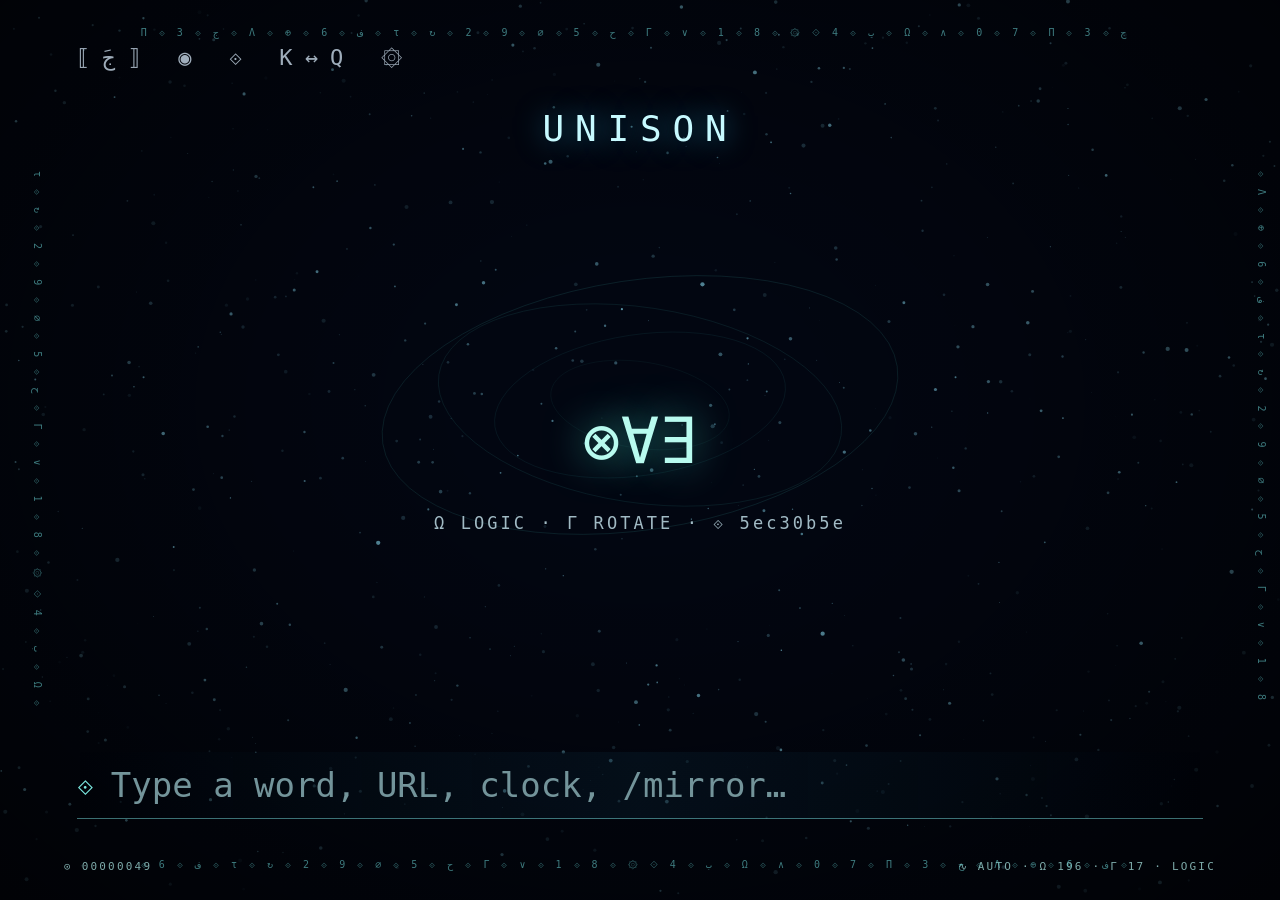
<file: apps/unison-live/index.html>
<!doctype html>
<html lang="en"><head><meta charset="utf-8"><meta name="viewport" content="width=device-width,initial-scale=1,viewport-fit=cover"><meta name="theme-color" content="#020611"><title>UNISON · GLASS</title>
<style>
*{box-sizing:border-box}html,body{width:100%;height:100%;margin:0;overflow:hidden;background:#020611;color:#dcefff;font-family:ui-monospace,Consolas,monospace}#sky{position:fixed;inset:0;width:100%;height:100%;touch-action:none}#shade{position:fixed;inset:0;pointer-events:none;background:radial-gradient(ellipse at 50% 45%,transparent 18%,rgba(0,0,0,.66) 100%)}#header{position:fixed;top:5vh;left:6vw;pointer-events:none;font-size:clamp(14px,3vw,22px);letter-spacing:.55em;opacity:.72}#brand{position:fixed;top:12vh;left:50%;transform:translateX(-50%);white-space:nowrap;font-size:clamp(16px,3vw,36px);letter-spacing:.3em;color:#c7faff;text-shadow:0 0 28px #33c7f090;pointer-events:none}#oracle{position:fixed;left:6vw;right:6vw;top:52%;transform:translateY(-50%);text-align:center;pointer-events:none}#glyph{font-size:clamp(25px,5vw,76px);min-height:1.3em;color:#b8fbef;text-shadow:0 0 40px #4cf6e0a0;overflow-wrap:anywhere}#meaning{font-size:clamp(11px,2.4vw,17px);letter-spacing:.18em;color:#a1bac4;margin-top:1.6rem}#dock{position:fixed;bottom:9vh;left:6vw;right:6vw;display:flex;align-items:center;gap:15px;border-bottom:1px solid #76dbdb80;background:linear-gradient(90deg,transparent,#0a22315c,transparent);padding:12px 0}#q{width:100%;border:0;outline:0;background:transparent;color:#e7ffff;font:clamp(18px,3.3vw,34px) ui-monospace,monospace;caret-color:#a3ffff}#q::placeholder{color:#73949a}#mark{font-size:28px;color:#7cebe3}#status{position:fixed;right:5vw;bottom:3vh;color:#7daaa9;font-size:11px;letter-spacing:.2em;pointer-events:none}#clock{position:fixed;left:5vw;bottom:3vh;color:#7daaa9;font-size:11px;letter-spacing:.2em;pointer-events:none}@media(prefers-reduced-motion:reduce){#sky{opacity:.7}}
</style></head><body><canvas id="sky"></canvas><div id="shade"></div><div id="header">⟦جَ⟧ ◉ ⟐ K↔Q ۞</div><div id="brand">UNISON</div><div id="oracle"><div id="glyph">Λ → Ω → Γ → ۞</div><div id="meaning">EACH LETTER OPENS AN ORACLE</div></div><div id="dock"><span id="mark">⟐</span><input id="q" aria-label="Unison search and universal input" autocomplete="off" autocapitalize="off" spellcheck="false" placeholder="Type a word, URL, clock, /mirror…"></div><div id="clock">⊙ 00000000</div><div id="status">∿ LIVE · LOCAL</div>
<script>
'use strict';
const cv=document.querySelector('#sky'),ctx=cv.getContext('2d',{alpha:false}),inp=document.querySelector('#q'),glyph=document.querySelector('#glyph'),meaning=document.querySelector('#meaning'),clock=document.querySelector('#clock'),status=document.querySelector('#status');
const alphabet=new Map();let W=0,H=0,dpr=1,ticks=0,angle=0,stamp=0;const engine={step:0,cursor:0,last:'',states:[],family:0};
const seg=s=>typeof Intl.Segmenter==='function'?[...new Intl.Segmenter('und',{granularity:'grapheme'}).segment(s)].map(v=>v.segment):Array.from(s);
function hash(s){let h=2166136261;for(const ch of s){h^=ch.codePointAt(0);h=Math.imul(h,16777619)}return h>>>0}
function script(c){for(const [n,re] of [['ARABIC',/\p{Script=Arabic}/u],['LATIN',/\p{Script=Latin}/u],['GREEK',/\p{Script=Greek}/u],['CYRILLIC',/\p{Script=Cyrillic}/u],['HAN',/\p{Script=Han}/u],['HEBREW',/\p{Script=Hebrew}/u],['DEVANAGARI',/\p{Script=Devanagari}/u]])if(re.test(c))return n;return /\p{Number}/u.test(c)?'NUMBER':'UNISON'}
function observe(s){const a=seg(s);for(const c of a){const k=script(c)+':'+c,old=alphabet.get(k);alphabet.set(k,{glyph:c,script:script(c),oracle:'Ω'+hash(k).toString(16).padStart(8,'0'),visits:(old?.visits||0)+1})}return a}
function solve(s){let v=s.trim(),a=observe(v);if(!v)return ['Λ → Ω → Γ → ۞','EACH LETTER OPENS AN ORACLE'];if(/^(clock|time|وقت|الوقت)$/iu.test(v))return ['⊙ '+new Date().toLocaleTimeString(),'CLOCK · UNIVERSAL INTERVAL'];const m=v.match(/^\/(mirror|rotate|signature|classify|interleave)\s+(.+)$/iu);if(m){const g=seg(m[2]),op=m[1].toLowerCase();let r=op==='mirror'?g.reverse().join(''):op==='rotate'?g.slice(1).concat(g[0]||'').join(''):op==='classify'?g.map(x=>x+':'+script(x)).join(' ∿ '):op==='signature'?g.map(x=>hash(x+script(x)).toString(16).slice(0,4)).join('·'):g.map((x,i)=>x+g[g.length-1-i]).join('');return [r,'Γ '+op.toUpperCase()+' · DETERMINISTIC GENERATOR']}return [a.slice(-24).map(c=>alphabet.get(script(c)+':'+c)?.oracle).join('  '),'Λ '+a.length+' GRAPHEMES · '+new Set(a.map(script)).size+' FAMILIES · ⟐ '+hash(v).toString(16)]}
const ROOTS=[
['ARABIC','ابتثجحخدذرزسشصضطظعغفقكلمنهوي'],
['LATIN','ABCDEFGHIJKLMNOPQRSTUVWXYZ'],
['GREEK','ΑΒΓΔΕΖΗΘΙΚΛΜΝΞΟΠΡΣΤΥΦΧΨΩ'],
['HEBREW','אבגדהוזחטיכלמנסעפצקרשת'],
['CYRILLIC','АБВГДЕЖЗИЙКЛМНОПРСТУФХЦЧШЩЭЮЯ'],
['DEVANAGARI','अआइईउऊऋएऐओऔकखगघङचछजझञटठडढणतथदधनपफबभमयरलवशषसह'],
['BINARY','01'],['LOGIC','∧∨¬⊕⊗∃∀≡≠≤≥'],
['UNISON','◉⟐۞ΩΛΓ∿⌁⋈⟲⊙∅⟁']
];
const OPS=['mirror','rotate','interleave','signature','classify','pair','conjugate','weave'];
for(const [,letters] of ROOTS)observe(letters);
function generation(seed){
 const family=ROOTS[seed%ROOTS.length],g=seg(family[1]),op=OPS[Math.floor(seed/ROOTS.length)%OPS.length],
 a=g[(seed*7+3)%g.length],b=g[(seed*13+5)%g.length],c=g[(seed*17+9)%g.length];
 let expression=op==='mirror'?a+b+a:op==='rotate'?b+c+a:op==='interleave'?a+'⋈'+b+'⋈'+c:op==='signature'?('⟐'+hash(a+b+c).toString(16).slice(0,7)):op==='classify'?'⟦'+family[0]+'⟧'+a:op==='pair'?a+'↔'+b:op==='conjugate'?a+'⊗'+b+'⇌'+c:a+'∿'+b+'∿'+c;
 let event={index:seed,alphabet:family[0],operator:op,letters:[a,b,c],expression,signature:hash(family[0]+op+expression).toString(16)};
 engine.states.push(event);if(engine.states.length>160)engine.states.shift();engine.cursor++;observe(expression);return event
}
function autonomous(){
 let event=generation(engine.step++);engine.last=event.expression;
 if(!inp.value.trim()){glyph.textContent=event.expression;meaning.textContent='Ω '+event.alphabet+' · Γ '+event.operator.toUpperCase()+' · ⟐ '+event.signature}
 status.textContent='∿ AUTO · Ω '+alphabet.size+' · Γ '+engine.cursor+' · '+event.alphabet;
}
function refresh(){if(!inp.value.trim()){let e=engine.states[engine.states.length-1];if(e){glyph.textContent=e.expression;meaning.textContent='Ω '+e.alphabet+' · Γ '+e.operator.toUpperCase()+' · ⟐ '+e.signature}return}let [g,m]=solve(inp.value);glyph.textContent=g;meaning.textContent=m}
setInterval(autonomous,220);
for(let i=0;i<12;i++)autonomous();

inp.addEventListener('input',refresh);
inp.addEventListener('keydown',e=>{if(e.key!=='Enter')return;let s=inp.value.trim();if(/^(https?:\/\/|[\w-]+(?:\.[\w-]+)+)/i.test(s)){location.href=/^https?:\/\//i.test(s)?s:'https://'+s;return}if(/^search\s+/i.test(s)){location.href='https://www.google.com/search?q='+encodeURIComponent(s.replace(/^search\s+/i,''))}});
function resize(){dpr=Math.min(devicePixelRatio||1,2);W=innerWidth;H=innerHeight;cv.width=Math.round(W*dpr);cv.height=Math.round(H*dpr);ctx.setTransform(dpr,0,0,dpr,0,0)}
addEventListener('resize',resize);resize();
let points=Array.from({length:900},(_,i)=>{let r=hash('UNISON:'+i);return{x:(r%100000)/100000,y:((r>>>9)%100000)/100000,z:.2+((r>>>18)%1000)/1000,p:r%360,b:.2+(r%17)/22}});
function draw(time){if(document.hidden){requestAnimationFrame(draw);return}ticks++;ctx.fillStyle='#020611';ctx.fillRect(0,0,W,H);let t=time*.00015;for(const p of points){let z=p.z,theta=t*(.07+z*.13),x=(p.x-.5),y=(p.y-.5),cs=Math.cos(theta),sn=Math.sin(theta),px=(x*cs-y*sn)*W*(.7+z*.6)+W/2,py=(x*sn+y*cs)*H*(.7+z*.6)+H/2;if(px<0||px>W||py<0||py>H)continue;let a=.2+.55*(1+Math.sin(time*.0007*(.4+z)+p.p))/2;ctx.fillStyle='rgba(136,218,242,'+(a*p.b)+')';ctx.beginPath();ctx.arc(px,py,Math.max(.35,z*1.8),0,Math.PI*2);ctx.fill()}const cx=W/2,cy=H*.45,sz=Math.min(W,H),n=4;for(let j=0;j<n;j++){let rad=sz*(.1+j*.063),spin=time*.00012*(j%2?-1:1);ctx.beginPath();ctx.ellipse(cx,cy,rad,rad*.48,spin,0,Math.PI*2);ctx.strokeStyle='rgba(80,227,217,'+(.075+j*.03)+')';ctx.lineWidth=.7;ctx.stroke()}clock.textContent='⊙ '+String(ticks).padStart(8,'0');requestAnimationFrame(draw)}requestAnimationFrame(draw);
document.addEventListener('keydown',e=>{if(document.activeElement!==inp&&e.key.length===1&&!e.ctrlKey&&!e.metaKey){inp.focus()}});cv.addEventListener('pointerdown',()=>inp.focus());
refresh();
</script><script type="module">
import {bitGate,hash,tape,youtubeId} from "./bit-oracles.mjs";
const tickerStyle=document.createElement("style");
tickerStyle.textContent=".unison-edge{position:fixed;pointer-events:none;color:#69cfd095;font:10px monospace;letter-spacing:3px;overflow:hidden;white-space:nowrap;z-index:2}.u-top,.u-bottom{left:11%;right:11%;height:14px}.u-top{top:3%}.u-bottom{bottom:3%}.u-left,.u-right{top:19%;bottom:21%;width:30px;writing-mode:vertical-rl}.u-left{left:1%}.u-right{right:1%}.u-projection{position:fixed;inset:18% 9% 23%;background:#000e;border:1px solid #50cfcf75;box-shadow:0 0 50px #28999945;z-index:5;display:none}.u-projection iframe{width:100%;height:100%;border:0}.u-projection.active{display:block}";
document.head.appendChild(tickerStyle);
const edges=["u-top","u-right","u-bottom","u-left"].map(cls=>{let e=document.createElement("div");e.className="unison-edge "+cls;document.body.appendChild(e);return e});
const projection=document.createElement("div");projection.className="u-projection";document.body.appendChild(projection);
const field=document.querySelector("#q");
let s=0;
setInterval(()=>{let charset="ΛΩΓτΠ۞∅⊕∧∨↻جبحف0123456789";let sequence=Array.from({length:38},(_,i)=>charset[(s+i*7)%charset.length]).join(" ⟐ ");edges.forEach((e,i)=>e.textContent=sequence.slice(i*9,i*9+135));s++;},190);
if(field){field.addEventListener("input",()=>{const text=field.value.trim();const video=youtubeId(text);const glyph=document.querySelector("#glyph");const info=document.querySelector("#meaning");if(text&&glyph&&info){const bits=tape(text);info.textContent="Λ "+bits.length+" · ⊕ "+bits.map(b=>b.bits.join("")).join(" ").slice(0,90)+" · Π "+hash(text)}if(video){if(!projection.classList.contains("active")||projection.dataset.video!==video){projection.replaceChildren();const frame=document.createElement("iframe");frame.src="https://www.youtube-nocookie.com/embed/"+video;frame.title="Video requested by the user";frame.allow="encrypted-media; picture-in-picture; web-share";frame.allowFullscreen=true;projection.append(frame);projection.dataset.video=video}projection.classList.add("active")}else{projection.classList.remove("active");projection.replaceChildren()}});field.addEventListener("keydown",e=>{if(e.key==="Escape"){field.value="";field.dispatchEvent(new Event("input"))}})}
// Fixed-width 32-bit gate: one O(1) operation; whole-frame drawing remains O(pixels).
const witness=bitGate(0x00000000,0x00000001,"xor");
document.documentElement.dataset.unisonBitWitness=String(witness);
</script></body></html>
</file>
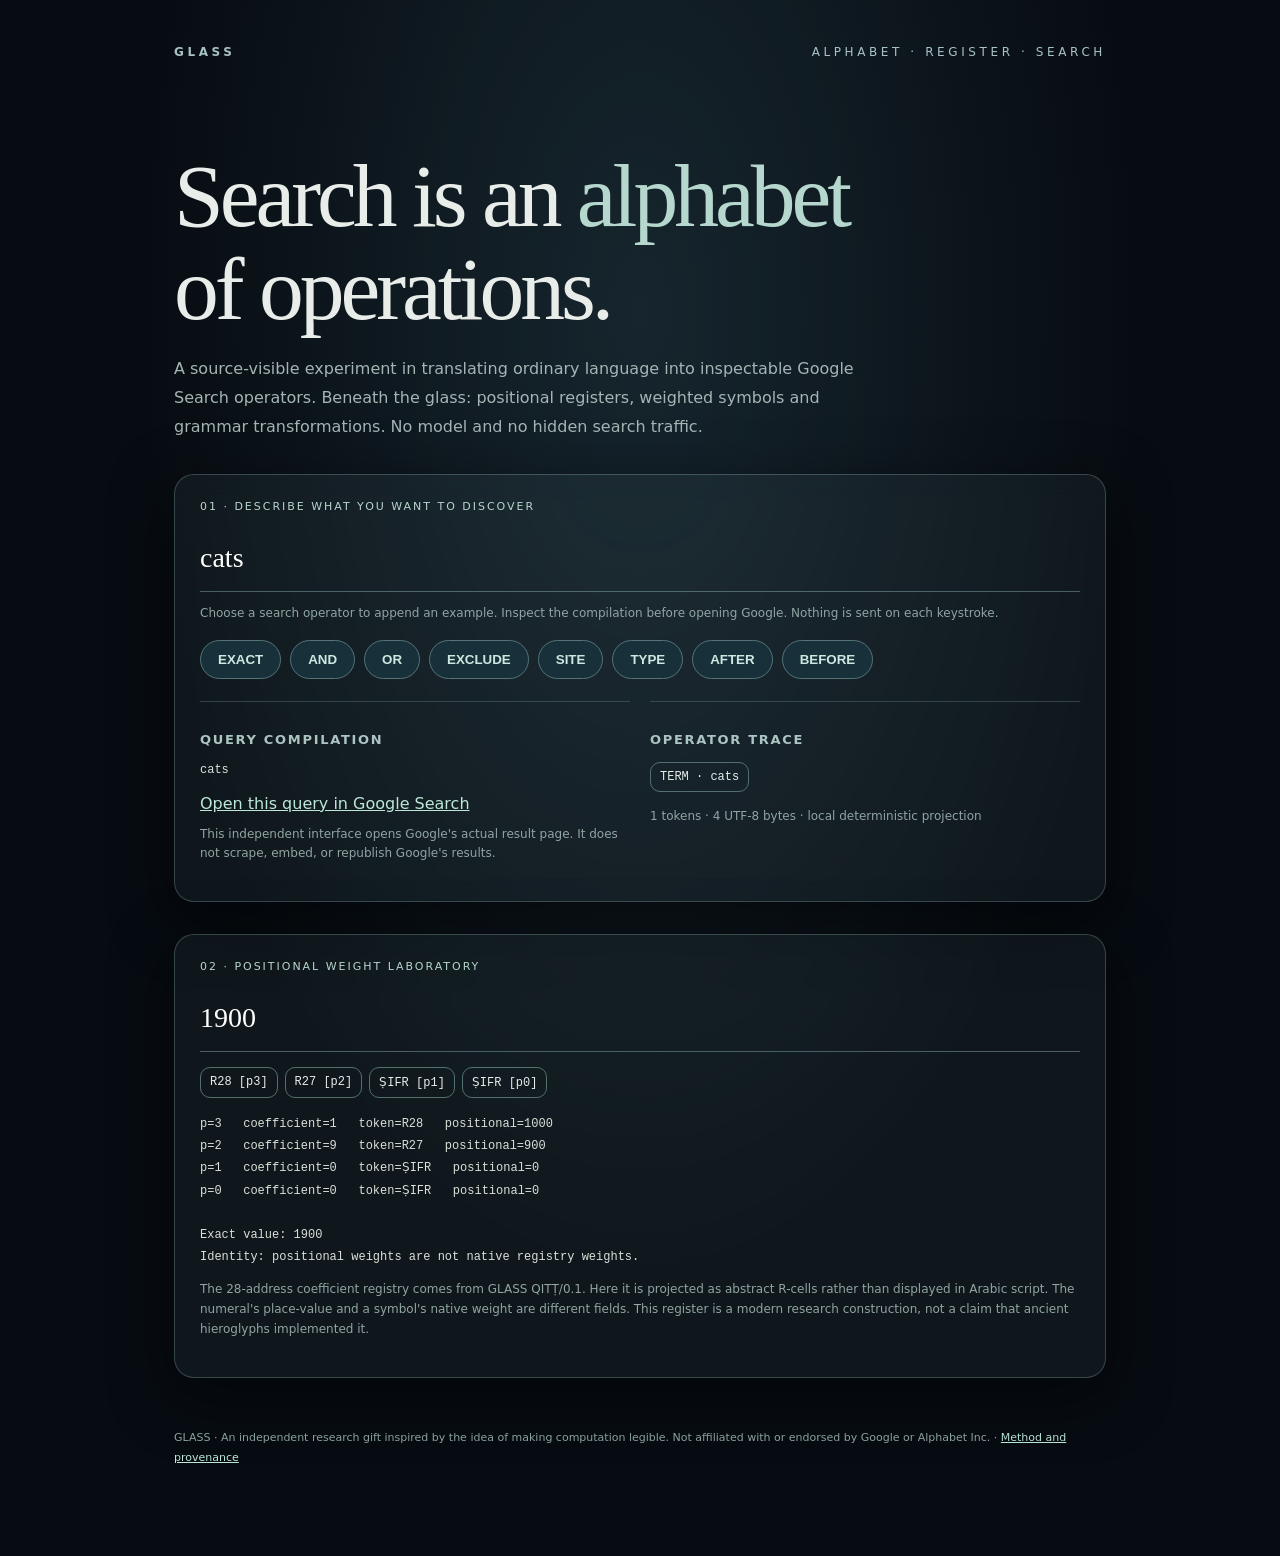
<file: apps/glass-oracle/alphabet-search.html>
<!doctype html>
<html lang="en"><meta charset="utf-8"><meta name="viewport" content="width=device-width, initial-scale=1">
<title>GLASS — Alphabet Search Laboratory</title>
<meta name="description" content="Independent GLASS research gift: transparent search grammars and register-weight experiments.">
<style>
:root{color-scheme:dark;font-family:Inter,system-ui,sans-serif;background:#070c12;color:#e8edea}*{box-sizing:border-box}
body{margin:0;min-height:100dvh;background:radial-gradient(ellipse at 50% 20%,#27414c7a,transparent 55%),#070c12}
main{max-width:1060px;margin:auto;padding:5vh 5vw 10vh}
header{display:flex;justify-content:space-between;align-items:center;color:#a8c2c4;letter-spacing:.3em;font-size:12px}
h1{font-family:Georgia,serif;font-size:clamp(44px,7vw,90px);font-weight:400;line-height:1.04;margin:10vh 0 20px;letter-spacing:-.045em}
h1 em{color:#b5d7cd;font-style:normal}.sub{max-width:700px;color:#a4b5b4;line-height:1.8}
.glass{background:#b6e1dd0d;border:1px solid #c2eeef38;backdrop-filter:blur(12px);border-radius:20px;padding:25px;margin-top:32px;box-shadow:0 16px 60px #0008}
label{display:block;color:#b8d6cc;font-size:11px;text-transform:uppercase;letter-spacing:.18em;margin-bottom:12px}
input{font:clamp(18px,3vw,28px)/1.5 Georgia,serif;background:transparent;border:0;border-bottom:1px solid #a0ceca66;border-radius:0;padding:12px 0;color:white;outline:0;width:100%}
input:focus-visible{border-color:#fff}a{color:#bde8d8;overflow-wrap:anywhere}button{background:#c3e0d8;border:0;color:#16262a;padding:11px 17px;border-radius:40px;font-weight:650;cursor:pointer}button:focus-visible{outline:3px solid white}
.ops{display:flex;gap:9px;flex-wrap:wrap;margin-top:16px}.ops button{background:#183039;color:#cce8e0;border:1px solid #547478}
.grid{display:grid;grid-template-columns:1fr 1fr;gap:20px;margin-top:22px}.pane{border-top:1px solid #637d7a6a;padding-top:20px;min-width:0}
h2{font-size:13px;letter-spacing:.13em;text-transform:uppercase;color:#acc5c2}pre{white-space:pre-wrap;overflow-wrap:anywhere;font:12px/1.85 ui-monospace,monospace;color:#d9e1d8}
.pills{display:flex;gap:7px;flex-wrap:wrap;margin:15px 0}.pills span{padding:7px 9px;border:1px solid #53716c;border-radius:10px;font:12px ui-monospace,monospace}
.small{font-size:12px;color:#90a5a4;line-height:1.65}.stat{color:#c5ddcc}.badge{font-size:10px;letter-spacing:.08em;color:#e4c892}footer{margin-top:50px;font-size:11px;line-height:1.8;color:#8fa6a4}
@media(max-width:680px){.grid{grid-template-columns:1fr}h1{margin-top:7vh}}
</style>
<main>
<header><strong>GLASS</strong><span>ALPHABET · REGISTER · SEARCH</span></header>
<h1>Search is an <em>alphabet</em><br>of operations.</h1>
<p class="sub">A source-visible experiment in translating ordinary language into inspectable Google Search operators. Beneath the glass: positional registers, weighted symbols and grammar transformations. No model and no hidden search traffic.</p>
<section class="glass" aria-label="Search compilation">
<label for="query">01 · Describe what you want to discover</label>
<input id="query" value="cats" maxlength="400" autocomplete="off" aria-describedby="help">
<p class="small" id="help">Choose a search operator to append an example. Inspect the compilation before opening Google. Nothing is sent on each keystroke.</p>
<div class="ops" id="ops"></div>
<div class="grid">
<div class="pane"><h2>Query compilation</h2><pre id="compiled" aria-live="polite"></pre><a id="google" href="https://www.google.com/search?q=cats" target="_blank" rel="noopener noreferrer">Open this query in Google Search</a><p class="small">This independent interface opens Google's actual result page. It does not scrape, embed, or republish Google's results.</p></div>
<div class="pane"><h2>Operator trace</h2><div id="trace" class="pills"></div><div id="bands" class="small"></div></div>
</div>
</section>
<section class="glass" aria-label="Register mathematics">
<label for="number">02 · Positional weight laboratory</label>
<input id="number" inputmode="numeric" value="1900" maxlength="24" aria-describedby="math-note">
<div id="register" class="pills"></div><pre id="weight"></pre>
<p class="small" id="math-note">The 28-address coefficient registry comes from GLASS QITṬ/0.1. Here it is projected as abstract R-cells rather than displayed in Arabic script. The numeral's place-value and a symbol's native weight are different fields. This register is a modern research construction, not a claim that ancient hieroglyphs implemented it.</p>
</section>
<footer>GLASS · An independent research gift inspired by the idea of making computation legible. Not affiliated with or endorsed by Google or Alphabet Inc. · <a href="../../docs/GLASS_ALPHABET_SEARCH_GIFT.md">Method and provenance</a></footer>
</main>
<script>
(()=>{'use strict';
const $=id=>document.getElementById(id), ops=[['EXACT','"exact phrase"'],['AND',' AND '],['OR',' OR '],['EXCLUDE',' -noise'],['SITE',' site:github.com'],['TYPE',' filetype:pdf'],['AFTER',' after:2025-01-01'],['BEFORE',' before:2026-01-01']];
for(const [name,value] of ops){let b=document.createElement('button');b.textContent=name;b.type='button';b.onclick=()=>{$('query').value+=value;render()};$('ops').append(b)}
function tokenize(s){return s.match(/"[^"]*"|\(|\)|\S+/g)||[]}
function render(){let q=$('query').value.trim(),t=tokenize(q),trace=$('trace');trace.replaceChildren();
for(const term of t){let role=term.startsWith('site:')?'SITE':term.startsWith('filetype:')?'TYPE':term.startsWith('after:')?'AFTER':term.startsWith('before:')?'BEFORE':term.startsWith('-')?'EXCLUDE':term.startsWith('"')?'PHRASE':/^(AND|OR)$/i.test(term)?term.toUpperCase():'TERM';let el=document.createElement('span');el.textContent=role+' · '+term;trace.append(el)}
$('compiled').textContent=q||'∅ — enter a query';$('google').href='https://www.google.com/search?q='+encodeURIComponent(q);
$('bands').textContent=t.length+' tokens · '+new TextEncoder().encode(q).length+' UTF-8 bytes · local deterministic projection';}
const units=['R01','R02','R03','R04','R05','R06','R07','R08','R09'],tens=['R10','R11','R12','R13','R14','R15','R16','R17','R18'],hundreds=['R19','R20','R21','R22','R23','R24','R25','R26','R27'];
function letter(p,d){if(p===0)return units[d-1];if(p%3===1)return tens[d-1];if(p%3===2)return hundreds[d-1];return d===1?'R28':units[d-1]}
function weigh(){const s=$('number').value.trim(),dest=$('register');dest.replaceChildren();if(!/^(0|[1-9][0-9]{0,22})$/.test(s)){$('weight').textContent='Enter a nonnegative decimal integer with up to 23 digits.';return}
let lines=[],digits=[...s].reverse();digits.forEach((raw,p)=>{const d=Number(raw),symbol=d?letter(p,d):'ṢIFR';const span=document.createElement('span');span.textContent=symbol+' [p'+p+']';dest.prepend(span);lines.unshift('p='+p+'   coefficient='+d+'   token='+symbol+'   positional='+ (BigInt(d)*10n**BigInt(p)).toString())});
$('weight').textContent=lines.join('\n')+'\n\nExact value: '+BigInt(s).toString()+'\nIdentity: positional weights are not native registry weights.'}
$('query').addEventListener('input',render);$('number').addEventListener('input',weigh);render();weigh();
})();
</script></html>
</file>
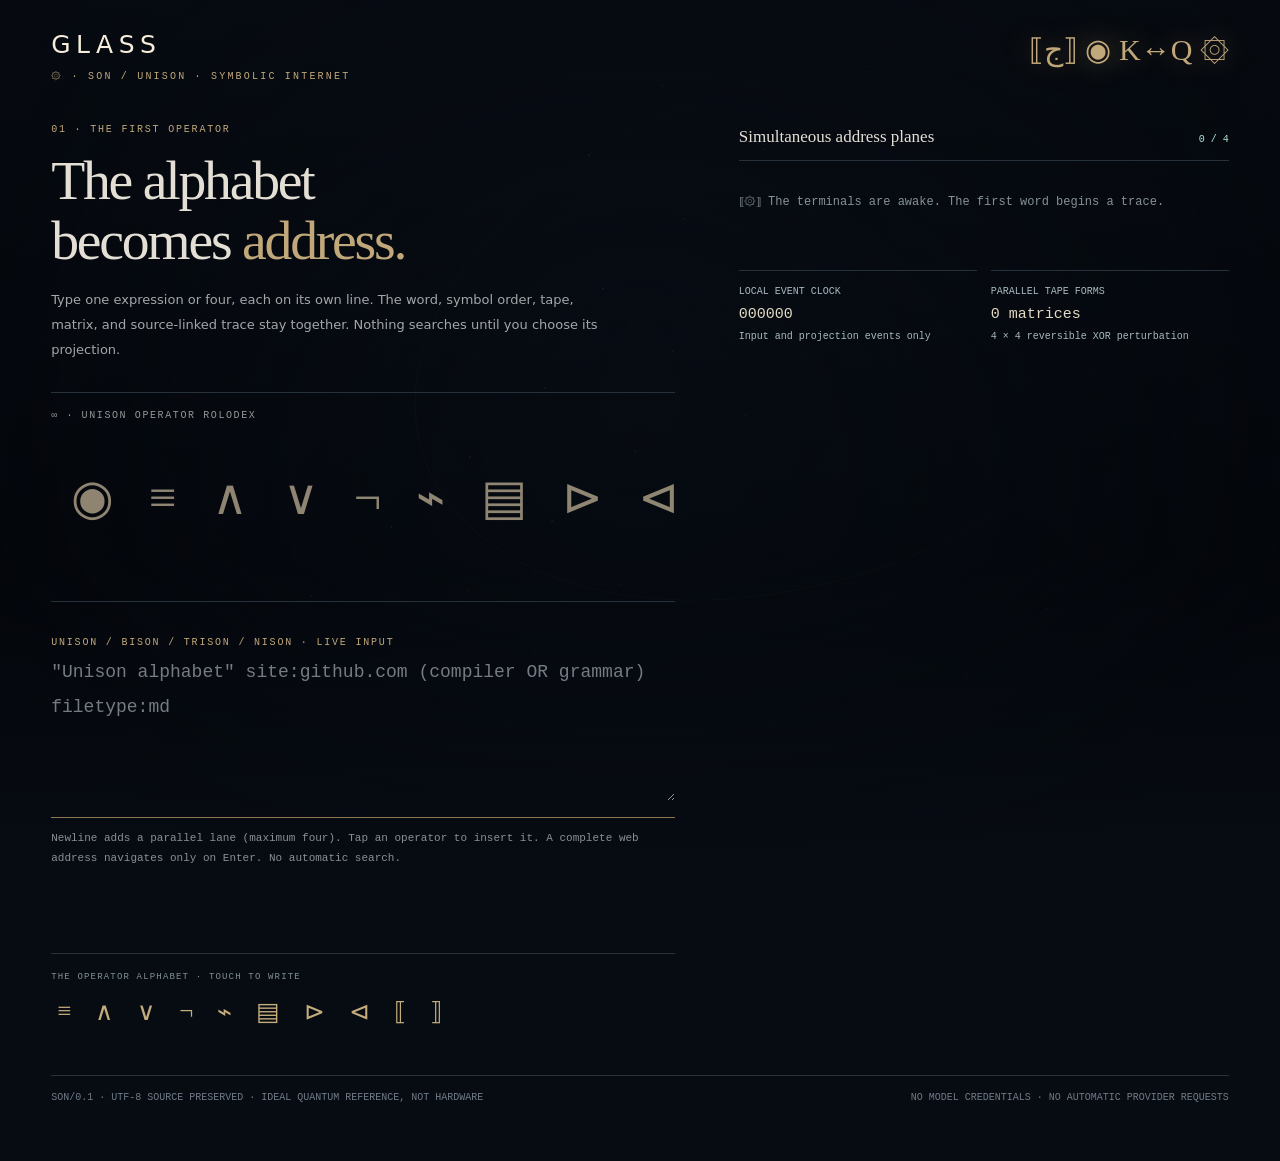
<file: apps/glass-oracle/son.html>
<!doctype html>
<html lang="en"><head>
<meta charset="utf-8"><meta name="viewport" content="width=device-width,initial-scale=1,viewport-fit=cover"/>
<meta name="theme-color" content="#050911"><meta name="referrer" content="no-referrer"><meta name="color-scheme" content="dark"/>
<meta name="description" content="GLASS SON — four simultaneous Unison operator tapes with live matrix and searchable address projections."/>
<title>GLASS — SON / UNISON</title>
<style>
:root{color-scheme:dark;--ink:#070c13;--cream:#e4dfd5;--warm:#c1a87b;--mint:#b2e2d5;--quiet:#828f98;--rule:#27313b;--arabic:'Amiri','Noto Naskh Arabic','Scheherazade New',serif}
*{box-sizing:border-box}html,body{margin:0;min-height:100%;background:var(--ink);color:var(--cream)}body{font:14px/1.5 'Avenir Next','Inter','Segoe UI',system-ui,sans-serif;overflow-x:hidden}
button{display:none!important}canvas#sky{position:fixed;inset:0;width:100%;height:100%;pointer-events:none;z-index:0;opacity:.65}body:after{content:'';position:fixed;inset:0;z-index:0;pointer-events:none;background:linear-gradient(0deg,#070c13 0%,transparent 38%,#070c13a6 100%),radial-gradient(circle at 50% 35%,transparent,#04060b 85%)}
.page{position:relative;z-index:1;min-height:100dvh;max-width:1460px;margin:auto;padding:32px clamp(20px,4vw,67px) 54px}
header{display:flex;align-items:start;justify-content:space-between;gap:10px}header h1{margin:0;font-size:25px;line-height:1;letter-spacing:.22em;font-weight:350;color:#f6eddb}header p{font:10px ui-monospace,SFMono-Regular,monospace;letter-spacing:.22em;color:var(--warm);margin:14px 0 0}.seal{font:30px var(--arabic);color:var(--warm);white-space:nowrap;text-shadow:0 0 28px #ba955a77}
.main{display:grid;grid-template-columns:minmax(0,1.12fr) minmax(340px,.88fr);gap:clamp(22px,5vw,68px);margin-top:42px;align-items:start}
.meta{font:10px ui-monospace,monospace;letter-spacing:.18em;color:var(--warm);text-transform:uppercase}
.headline{font-family:'Iowan Old Style',Georgia,serif;font-weight:300;font-size:clamp(33px,4.35vw,72px);line-height:1.08;letter-spacing:-.04em;margin:15px 0 18px}.headline em{color:var(--warm);font-style:normal}
.subtitle{color:#a3a7aa;max-width:550px;line-height:1.9;font-size:13px}
#ring{position:relative;min-height:210px;border-top:1px solid var(--rule);border-bottom:1px solid var(--rule);margin-top:30px;overflow:hidden}
#ring .ring-label{position:absolute;left:0;top:17px;font:10px ui-monospace,monospace;letter-spacing:.16em;color:#959696}
#orbit{position:absolute;inset:0;display:flex;align-items:center;gap:35px;white-space:nowrap;will-change:transform;animation:rotate-letters 45s linear infinite;width:max-content;padding-left:20px}
#orbit span{font:49px var(--arabic);color:#d8c7a8a6;display:inline-block;cursor:text;user-select:none;transition:transform .3s,color .3s}
#orbit span:hover,#orbit span:focus{color:#fff1d0;transform:translateY(-7px);outline:none}
@keyframes rotate-letters{from{transform:translateX(0)}to{transform:translateX(-50%)}}
#typearea{margin:28px 0 0;position:relative;border-bottom:1px solid #8e7856;padding-bottom:10px}
#entry{width:100%;min-height:150px;resize:vertical;background:transparent;border:0;outline:0;color:var(--cream);font:clamp(15px,1.45vw,18px)/1.9 ui-monospace,SFMono-Regular,Consolas,monospace;letter-spacing:0;caret-color:var(--warm);padding:4px 0 0;direction:auto;tab-size:2}
#entry::placeholder{color:#747b83;opacity:1}#entry:focus-visible{outline:0}
#entry:focus+.cursor-rule{box-shadow:0 1px 20px #b6956030}
.helper{margin:11px 0;color:#8b8f96;font:11px/1.8 ui-monospace,monospace}
.warn{color:#dca4a1;min-height:18px;font:11px ui-monospace,monospace}
.tabrow{display:flex;gap:12px;flex-wrap:wrap;margin:20px 0 8px}a{color:#c4dddb;text-decoration:none;border-bottom:1px solid #607c76;overflow-wrap:anywhere}a:hover{color:#fff9e6;border-color:#fff9e6}
.marks{display:flex;gap:12px;flex-wrap:wrap;align-items:center;border-top:1px solid var(--rule);padding-top:18px;margin-top:35px}
.marks span{font:25px var(--arabic);color:#c4ac7d;cursor:text;padding:3px 6px;outline:none}.marks span:focus{background:#594b35}
.marks small{font:9px ui-monospace,monospace;color:var(--quiet);letter-spacing:.13em;width:100%}
.inspector{padding-top:3px}.inspector-title{display:flex;justify-content:space-between;gap:12px;align-items:baseline;border-bottom:1px solid var(--rule);padding-bottom:13px}
.inspector-title h2{font:400 17px Georgia,serif;color:var(--cream);margin:0}.inspector-title small{font:10px ui-monospace,monospace;color:var(--mint)}
.lane{display:grid;grid-template-columns:1fr auto;gap:12px;padding:20px 0 21px;border-bottom:1px solid var(--rule);cursor:text;min-width:0}.lane:focus-within{outline:1px solid #77715a}
.lane-no{font:9px ui-monospace,monospace;letter-spacing:.2em;color:var(--warm)}.lane-query{font:11px/1.6 ui-monospace,monospace;color:#b2babf;margin-top:5px;max-width:410px;overflow-wrap:anywhere}
.lane-glyph{font:clamp(22px,3vw,38px)/1.35 var(--arabic);color:#ead3ab;min-height:42px;letter-spacing:.09em;word-break:break-all}
.lane-mode{font:10px ui-monospace,monospace;color:var(--quiet);margin-top:8px}.lane-links{margin-top:12px;display:flex;flex-wrap:wrap;gap:12px;font:10px ui-monospace,monospace}
.matrix{display:grid;grid-template-columns:repeat(4,10px);grid-template-rows:repeat(4,10px);gap:3px;padding:6px;border:1px solid #3d4447;height:max-content;margin-top:12px}
.cell{border-radius:1px;background:#273840;box-shadow:inset 0 0 2px #64717730}.cell.on{background:#d4bb8b;box-shadow:0 0 7px #a58d5f66}
.empty{padding:30px 0;color:#859198;font:12px/1.9 ui-monospace,monospace}
.trace{margin-top:26px;display:grid;grid-template-columns:1fr 1fr;gap:14px;color:#a8bac0;font:10px/1.8 ui-monospace,monospace}.trace div{border-top:1px solid var(--rule);padding-top:12px}.trace strong{font-size:15px;font-weight:400;color:#e3dac3;display:block}
footer{border-top:1px solid var(--rule);padding-top:14px;margin-top:46px;display:flex;justify-content:space-between;gap:20px;flex-wrap:wrap;font:10px/1.6 ui-monospace,monospace;color:#717b86}
@media(max-width:850px){.page{padding:21px 22px 40px}.main{grid-template-columns:1fr;gap:34px;margin-top:31px}.headline{font-size:46px}.inspector{margin-top:15px}#ring{min-height:145px}#orbit span{font-size:34px}#entry{min-height:175px}.trace{grid-template-columns:1fr 1fr}.seal{font-size:25px}}
@media(prefers-reduced-motion:reduce){#orbit{animation:none}canvas#sky{display:none}}
</style></head>
<body>
<canvas id="sky" aria-hidden="true"></canvas>
<div class="page">
<header><div><h1>GLASS</h1><p>۞ · SON / UNISON · SYMBOLIC INTERNET</p></div><div class="seal" aria-label="Unison symbols">⟦ج⟧ ◉ K↔Q ۞</div></header>
<div class="main"><section aria-label="GLASS typing terminal">
<div class="meta">01 · THE FIRST OPERATOR</div>
<div class="headline">The alphabet<br/>becomes <em>address.</em></div>
<div class="subtitle">Type one expression or four, each on its own line. The word, symbol order, tape, matrix, and source-linked trace stay together. Nothing searches until you choose its projection.</div>
<div id="ring"><div class="ring-label">∞ · UNISON OPERATOR ROLODEX</div><div id="orbit" aria-label="Rolling symbol alphabet"></div></div>
<div id="typearea"><label for="entry" class="meta">UNISON / BISON / TRISON / NISON · LIVE INPUT</label><textarea id="entry" autocomplete="off" spellcheck="false" aria-describedby="help" placeholder="&quot;Unison alphabet&quot; site:github.com (compiler OR grammar) filetype:md"></textarea><div class="cursor-rule"></div></div>
<div class="helper" id="help">Newline adds a parallel lane (maximum four). Tap an operator to insert it. A complete web address navigates only on Enter. No automatic search.</div>
<div id="warn" class="warn" role="status" aria-live="polite"></div>
<div class="tabrow" id="batchlinks"></div>
<div class="marks" id="glyphkeys"><small>THE OPERATOR ALPHABET · TOUCH TO WRITE</small></div>
</section><aside class="inspector" aria-label="Live symbolic projections"><div class="inspector-title"><h2>Simultaneous address planes</h2><small id="lanecount">0 / 4</small></div><div id="lanes"><div class="empty">⟦۞⟧ The terminals are awake. The first word begins a trace.</div></div>
<div class="trace"><div>LOCAL EVENT CLOCK<strong id="tick">000000</strong>Input and projection events only</div><div>PARALLEL TAPE FORMS<strong id="matrixcount">0 matrices</strong>4 × 4 reversible XOR perturbation</div></div></aside></div>
<footer><span>SON/0.1 · UTF-8 SOURCE PRESERVED · IDEAL QUANTUM REFERENCE, NOT HARDWARE</span><span>NO MODEL CREDENTIALS · NO AUTOMATIC PROVIDER REQUESTS</span></footer>
</div>
<script>
(()=>{'use strict';
const $=(selector)=>document.querySelector(selector), entry=$('#entry'),orbit=$('#orbit'),lanesEl=$('#lanes'),batchLinks=$('#batchlinks'),warn=$('#warn');
const GLYPH=['◉','≡','∧','∨','¬','⌁','▤','⊳','⊲','⟦','⟧','۞','⟐','∿','↻','⊢','◉','۞','ا','ب','ج','د','ه','و','ز','ح','ط','ي','ك','ل','م','ن','س','ع','ف','ص','ق','ر','ش','ت','ث','خ','ذ','ض','ظ','غ'];
const roles={TERM:['◉','ا'],PHRASE:['≡','ب'],AND:['∧','ج'],OR:['∨','د'],NOT:['¬','ه'],SITE:['⌁','و'],FILETYPE:['▤','ز'],AFTER:['⊳','ح'],BEFORE:['⊲','ط'],OPEN:['⟦','ي'],CLOSE:['⟧','ك']};
const suggestions=[['≡','""'],['∧',' AND '],['∨',' OR '],['¬',' -'],['⌁',' site:'],['▤',' filetype:'],['⊳',' after:'],['⊲',' before:'],['⟦','('],['⟧',')']];
const encoder=new TextEncoder(), decoder=new TextDecoder('utf-8',{fatal:true});let tick=0,renderClock=0;
function note(event){tick++;$('#tick').textContent=String(tick).padStart(6,'0');}
const orbitGlyphs=[...GLYPH,...GLYPH];
for(let i=0;i<orbitGlyphs.length;i++){const s=document.createElement('span');s.textContent=orbitGlyphs[i];s.title='Operator view '+orbitGlyphs[i];s.tabIndex=0;s.addEventListener('click',()=>insert(orbitGlyphs[i]));s.addEventListener('keydown',e=>{if(e.key==='Enter'){e.preventDefault();insert(orbitGlyphs[i])}});orbit.appendChild(s)}
for(const [glyph,text] of suggestions){const s=document.createElement('span');s.textContent=glyph;s.tabIndex=0;s.setAttribute('aria-label','Insert '+text);s.addEventListener('click',()=>insert(glyph));s.addEventListener('keydown',e=>{if(e.key==='Enter'){e.preventDefault();insert(glyph)}});$('#glyphkeys').appendChild(s)}
function insert(glyph){const suggestion=suggestions.find(v=>v[0]===glyph);const val=suggestion?suggestion[1]:glyph;const a=entry.selectionStart,b=entry.selectionEnd;entry.value=entry.value.slice(0,a)+val+entry.value.slice(b);entry.focus();entry.selectionStart=entry.selectionEnd=a+val.length;note('insert');render()}
function tokenize(source){const match=/"(?:[^"\\]|\\.)*"|[()]|[^\s()]+/gu;const tokens=[];let m;while((m=match.exec(source))){const raw=m[0];let role='TERM',value=raw;if(raw==='(')role='OPEN';else if(raw===')')role='CLOSE';else if(['AND','OR','NOT'].includes(raw.toUpperCase())){role=raw.toUpperCase();value=role}else if(raw[0]==='"'){if(!raw.endsWith('"'))throw Error('Unterminated phrase');try{value=JSON.parse(raw)}catch{throw Error('Malformed quoted phrase')}if(!value||value.length>150||value.includes('"'))throw Error('Invalid phrase');role='PHRASE'}else if(raw.startsWith('-')){if(raw.length<2)throw Error('Incomplete NOT term');role='NOT';value=raw.slice(1)}else{for(const [name,label] of [['site','SITE'],['filetype','FILETYPE'],['before','BEFORE'],['after','AFTER']])if(raw.toLowerCase().startsWith(name+':')){role=label;value=raw.slice(name.length+1);break}}if(role==='SITE'&&!(value.length<=150&&/^[A-Za-z0-9](?:[A-Za-z0-9.-]*[A-Za-z0-9])?$/.test(value)))throw Error('Invalid site');if(role==='FILETYPE'&&!/^[a-z0-9]{1,12}$/i.test(value))throw Error('Invalid file type');if(['AFTER','BEFORE'].includes(role)){const p=value.split('-').map(Number);const [y,m,d]=p;const leap=y%4===0&&(y%100!==0||y%400===0);const days=[31,leap?29:28,31,30,31,30,31,31,30,31,30,31];if(!/^[0-9]{4}-[0-9]{2}-[0-9]{2}$/.test(value)||!y||m<1||m>12||d<1||d>days[m-1])throw Error('Invalid date');}if(raw.length>150)throw Error('Token exceeds 150 characters');tokens.push({raw,value,role,start:m.index,end:m.index+raw.length});if(tokens.length>128)throw Error('More than 128 tokens')}return tokens}
function parse(src){if(!src.trim()||src.length>2048)throw Error('Bounded nonempty input required');const tokens=tokenize(src);let p=0;function n(op,value=null,children=[]){return{op,value,children}}function primary(depth=0){if(depth>24||p>=tokens.length)throw Error('Incomplete predicate');const t=tokens[p];if(t.role==='OPEN'){p++;const x=disjunction(depth+1);if(p>=tokens.length||tokens[p].role!=='CLOSE')throw Error('Missing closing parenthesis');p++;return x}if(t.role==='NOT'){p++;if(t.raw.startsWith('-')){const inner=tokenize(t.value);if(inner.length!==1||['NOT','OPEN','CLOSE','AND','OR'].includes(inner[0].role))throw Error('Invalid negation');return n('NOT',null,[n(inner[0].role,inner[0].value)]);}return n('NOT',null,[primary(depth+1)])}if(['CLOSE','AND','OR'].includes(t.role))throw Error('Unexpected operator');p++;return n(t.role,t.value)}function conjunction(depth=0){const a=[primary(depth)];while(p<tokens.length&&!['OR','CLOSE'].includes(tokens[p].role)){if(tokens[p].role==='AND')p++;a.push(primary(depth))}return a.length===1?a[0]:n('AND',null,a)}function disjunction(depth=0){const a=[conjunction(depth)];while(p<tokens.length&&tokens[p].role==='OR'){p++;a.push(conjunction(depth))}return a.length===1?a[0]:n('OR',null,a)}const ast=disjunction();if(p!==tokens.length)throw Error('Trailing input');return{ast,tokens}}
function google(ast){const{op,value,children}=ast;if(op==='TERM')return value;if(op==='PHRASE')return '"'+value+'"';if(['SITE','FILETYPE','AFTER','BEFORE'].includes(op))return op.toLowerCase()+':'+value;if(op==='NOT'){const c=children[0];if(!['TERM','PHRASE','SITE','FILETYPE'].includes(c.op))throw Error('Cannot project compound NOT to Google');return '-'+google(c)}if(op==='AND')return children.map(google).join(' ');if(op==='OR')return '('+children.map(google).join(' OR ')+')';throw Error('Unknown operation')}
function rowFrom(text){let b=0;for(const x of encoder.encode(text))b^=x;b&=15;return [3,2,1,0].map(j=>(b>>j)&1)}
function mat(tokens){const rows=tokens.slice(0,4).map(x=>rowFrom(x.raw));while(rows.length<4)rows.push([0,0,0,0]);return rows}
function sonUrl(sources){const src=JSON.stringify({lanes:sources,v:1});const bytes=encoder.encode(src);let raw='';for(let i=0;i<bytes.length;i++)raw+=String.fromCharCode(bytes[i]);const b64=btoa(raw).replace(/\+/g,'-').replace(/\//g,'_').replace(/=+$/,'');const url='https://glass.com/?son=s1.'+b64;if(url.length>2048)throw Error('Portable link exceeds 2048 chars; requires stored reference');return url}
function decodeUrl(s){if(!/^s1\.[A-Za-z0-9_-]+$/.test(s)||s.length>24003)throw Error('Unsupported SON URL');const raw=atob(s.slice(3).replace(/-/g,'+').replace(/_/g,'/'));const bytes=new Uint8Array([...raw].map(ch=>ch.charCodeAt(0)));if(bytes.length>16384)throw Error('Oversized URL envelope');const value=JSON.parse(decoder.decode(bytes));if(!value||value.v!==1||!Array.isArray(value.lanes)||value.lanes.length<1||value.lanes.length>4)throw Error('Invalid URL envelope');if(value.lanes.some(x=>typeof x!=='string'||x.length>2048))throw Error('Invalid source');if(sonUrl(value.lanes).split('son=')[1]!==s)throw Error('Noncanonical URL envelope');return value.lanes}
function mkLink(label,url){const a=document.createElement('a');a.textContent=label;a.href=url;a.target='_blank';a.rel='noopener noreferrer';return a}
function validDirectUrl(raw){const s=raw.trim();if(/\s/.test(s))return null;const v=/^https?:\/\//i.test(s)?s:/^(?:[\w-]+\.)+[a-z]{2,}(?:\/\S*)?$/i.test(s)?'https://'+s:null;if(!v)return null;try{const u=new URL(v);if(!['http:','https:'].includes(u.protocol)||!u.hostname.includes('.'))return null;return u.href}catch{return null}}
function matrixPanel(values){const grid=document.createElement('div');grid.className='matrix';grid.title='4×4 binary view of the first four lexical units. XOR a selected bit to perturb.';for(const row of values)for(const bit of row){const b=document.createElement('div');b.className='cell'+(bit?' on':'');grid.appendChild(b)}return grid}
function render(){const at=++renderClock;const src=entry.value;const sources=src.split('\n').filter(x=>x.trim());lanesEl.replaceChildren();batchLinks.replaceChildren();warn.textContent='';if(sources.length>4){warn.textContent='Only four simultaneous SON programs are admitted';$('#lanecount').textContent='4 / 4';return}$('#lanecount').textContent=sources.length+' / 4';$('#matrixcount').textContent=sources.length+' matrices';if(!sources.length){const e=document.createElement('div');e.className='empty';e.textContent='⟦۞⟧ The terminals are awake. The first word begins a trace.';lanesEl.appendChild(e);return}let ok=[];for(let i=0;i<sources.length;i++){const text=sources[i];const lane=document.createElement('section');lane.className='lane';lane.tabIndex=0;lane.setAttribute('aria-label','SON lane '+(i+1));const left=document.createElement('div'),hdr=document.createElement('div');hdr.className='lane-no';hdr.textContent=String(i+1).padStart(2,'0')+'  /  '+['UNISON','BISON','TRISON','NISON'][i];left.appendChild(hdr);const signature=document.createElement('div');signature.className='lane-glyph';const search=document.createElement('div');search.className='lane-query';const phase=document.createElement('div');phase.className='lane-mode';const links=document.createElement('div');links.className='lane-links';try{const parsed=parse(text);const q=google(parsed.ast);signature.textContent='⟦'+parsed.tokens.map(t=>roles[t.role][0]).join('')+'⟧';search.textContent=q;const rows=mat(parsed.tokens);phase.textContent='TAPE '+parsed.tokens.length+' / MATRIX 4×4 / XOR-reversible / provider idle';lane.appendChild(matrixPanel(rows));links.appendChild(mkLink('SON ADDRESS',sonUrl([text])));links.appendChild(mkLink('GOOGLE PROJECTION','https://www.google.com/search?q='+encodeURIComponent(q)));ok.push(text)}catch(e){signature.textContent='⟦ ? ⟧';search.textContent=e.message;phase.textContent='UNADMITTED · edit to complete';lane.appendChild(matrixPanel(mat([])))}left.append(hdr?signature:signature,search,phase,links);lane.prepend(left);lane.addEventListener('click',ev=>{if(ev.target.tagName==='A')return;entry.focus()});lanesEl.appendChild(lane)}if(ok.length===sources.length){batchLinks.appendChild(mkLink('۞ SHARE ALL '+ok.length+' ADDRESSES',sonUrl(ok)));const noteSpan=document.createElement('span');noteSpan.className='helper';noteSpan.textContent='Same lexical order • no automatic outbound requests';batchLinks.appendChild(noteSpan)}note('preview')}
entry.addEventListener('input',render);
entry.addEventListener('keydown',e=>{if(e.key==='Enter'&&!e.shiftKey&&!e.ctrlKey&&!e.metaKey){const url=validDirectUrl(entry.value);if(url){e.preventDefault();location.assign(url)}}});
try{const a=new URLSearchParams(location.search).get('son');if(a){entry.value=decodeUrl(a).join('\n');}}catch(e){warn.textContent=e.message}
render();
const sky=$('#sky'),ctx=sky.getContext('2d');let points=[],frame=0;function resize(){const ratio=Math.min(devicePixelRatio||1,2);const w=innerWidth,h=innerHeight;sky.width=Math.floor(w*ratio);sky.height=Math.floor(h*ratio);ctx.setTransform(ratio,0,0,ratio,0,0);points=Array.from({length:Math.min(110,Math.floor(w*h/8500))},(_,i)=>{let x=(i*97.734)%w,y=(i*197.427)%h;return{x,y,s:.2+(i*17%27)/60}})}resize();addEventListener('resize',resize);let last=0;function draw(t){if(document.hidden){requestAnimationFrame(draw);return}const w=innerWidth,h=innerHeight;ctx.clearRect(0,0,w,h);for(const p of points){const x=(p.x+Math.sin(t/4200+p.y)*19+w)%w,y=(p.y+t*.004*p.s)%h;ctx.fillStyle='rgba(216,193,145,.38)';ctx.fillRect(x,y,p.s*2.2,p.s*2.2)}ctx.strokeStyle='rgba(213,189,134,.08)';ctx.beginPath();ctx.ellipse(w*.62,h*.37,Math.min(w*.45,390),Math.min(h*.33,250),-.32,0,Math.PI*2);ctx.stroke();requestAnimationFrame(draw)}if(!matchMedia('(prefers-reduced-motion: reduce)').matches)requestAnimationFrame(draw);
})();
</script></body></html>
</file>
